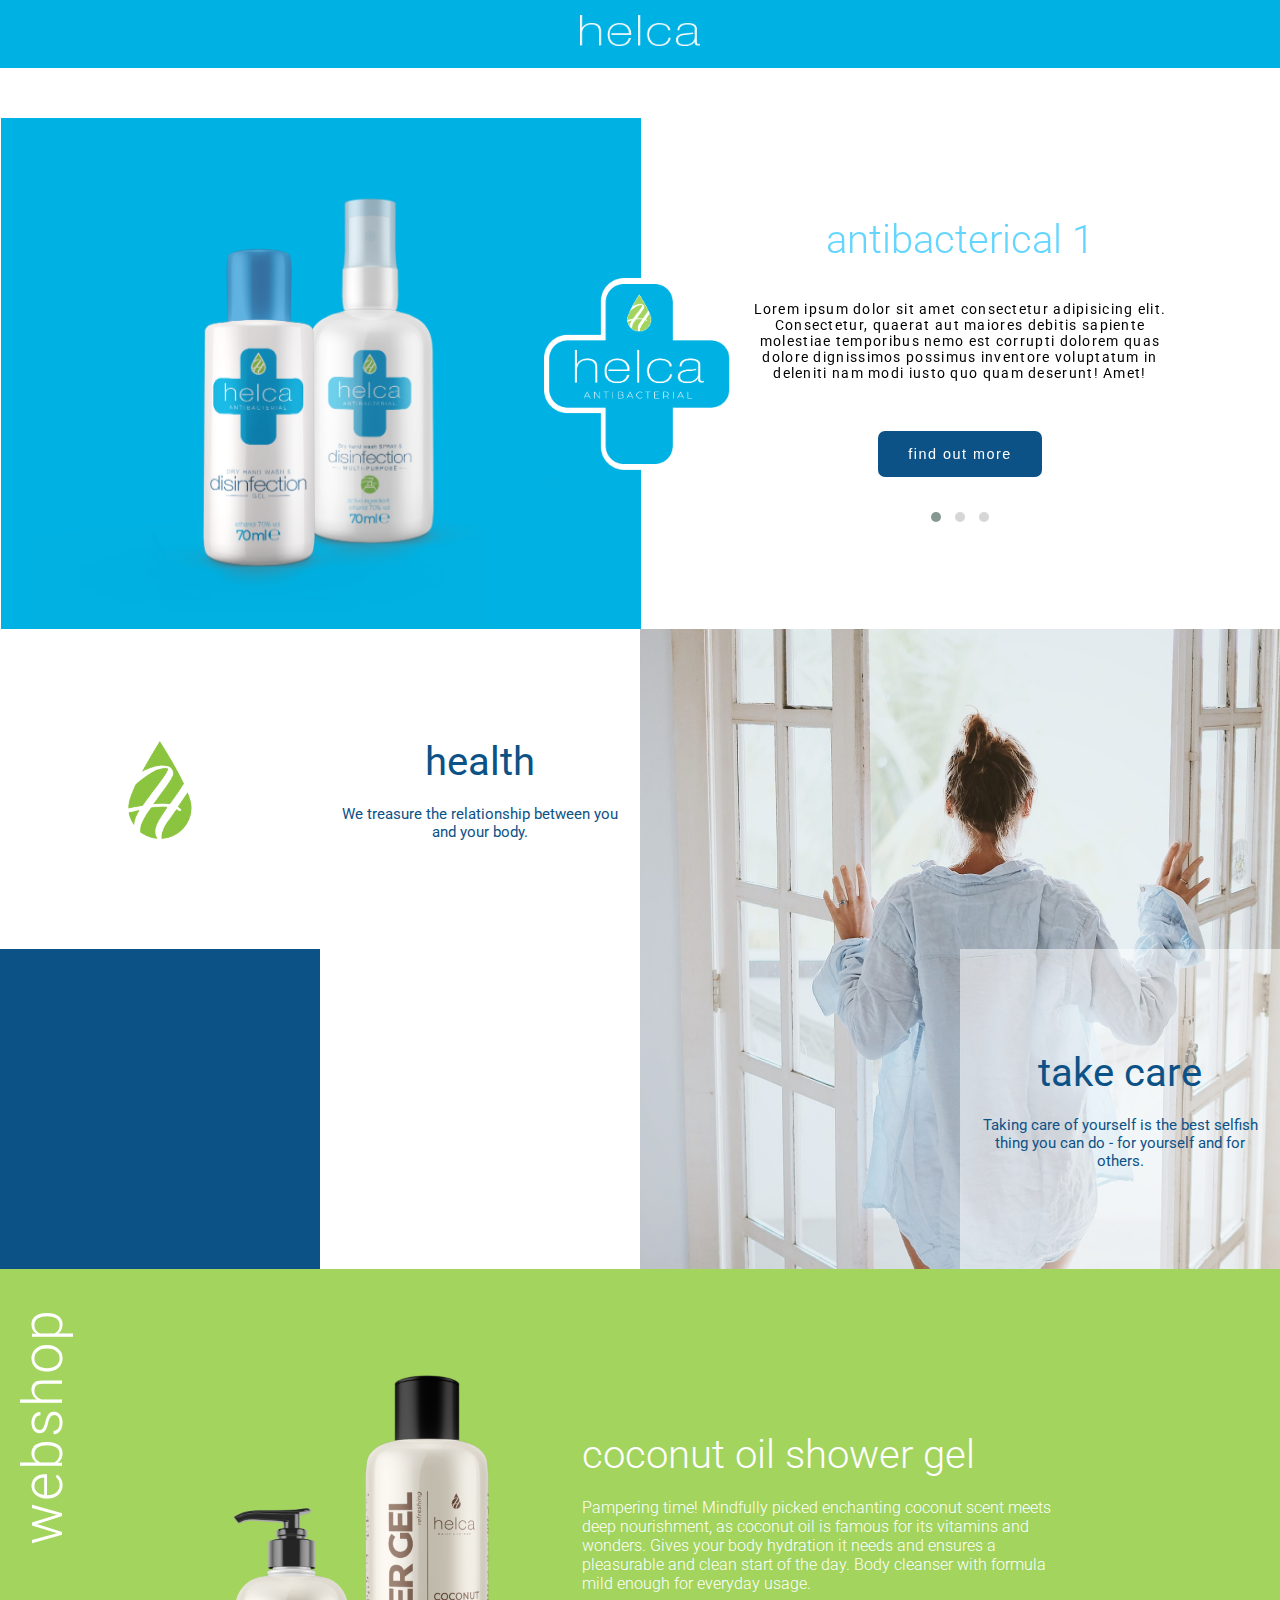
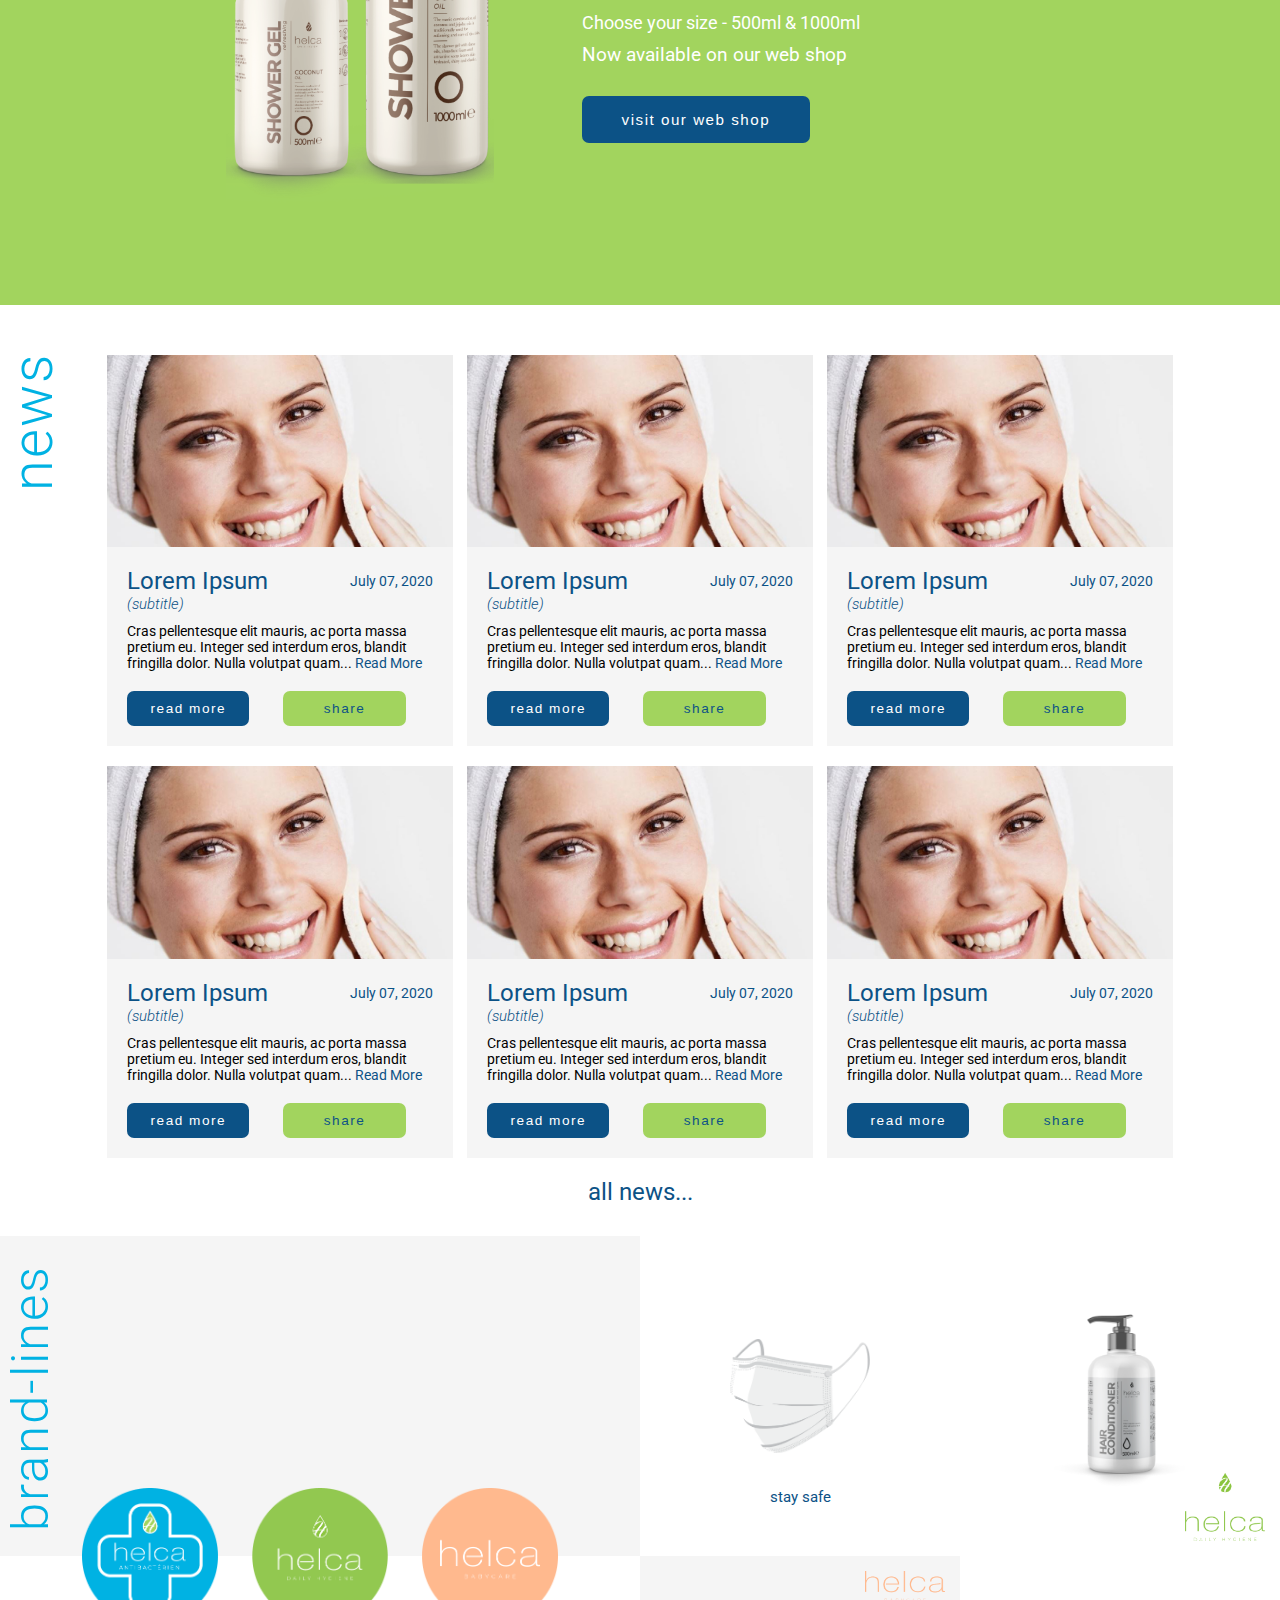
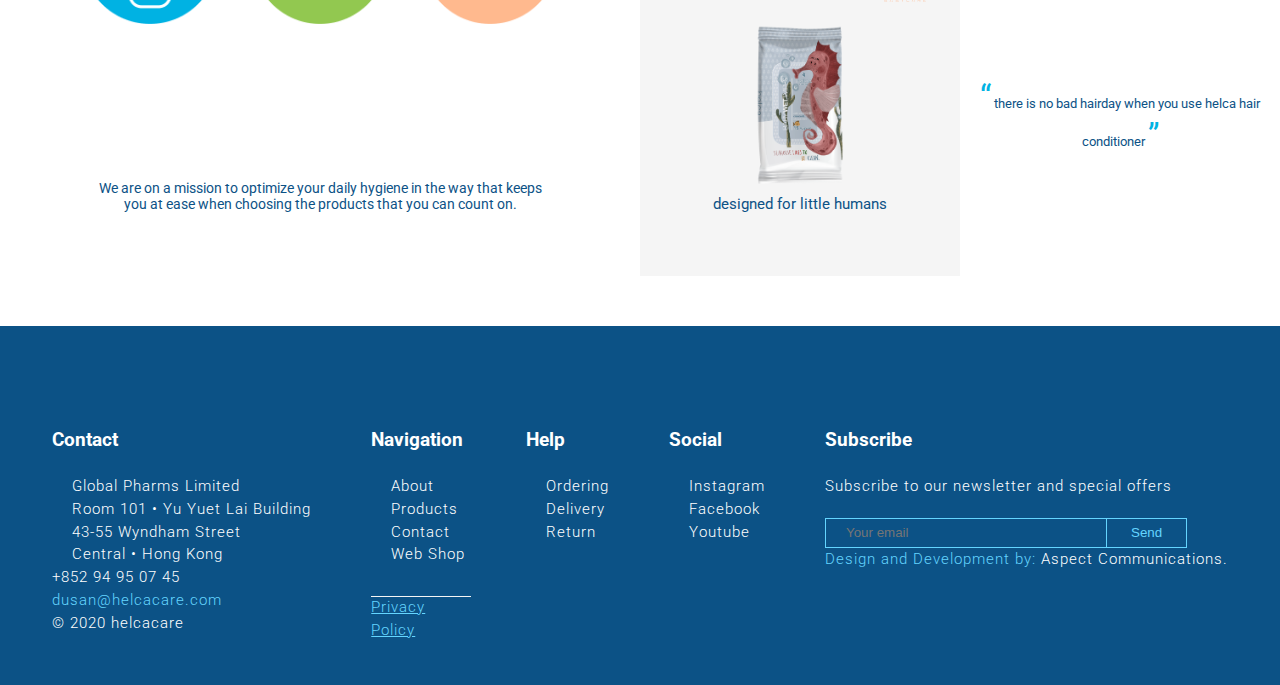
<file: index.html>
<!DOCTYPE html>
<html lang="en">
	<head>
		<meta charset="UTF-8" />
		<meta name="viewport" content="width=device-width, initial-scale=1.0" />
		<link rel="stylesheet" href="css/owl.carousel.min.css" />
		<link rel="stylesheet" href="css/owl.theme.default.min.css" />
		<link
		rel="stylesheet"
		href="https://use.fontawesome.com/releases/v5.8.2/css/all.css"
		integrity="sha384-oS3vJWv+0UjzBfQzYUhtDYW+Pj2yciDJxpsK1OYPAYjqT085Qq/1cq5FLXAZQ7Ay"
		crossorigin="anonymous"
	/>
		<link rel="stylesheet" href="style.css" />
		
	
		<title>HELCA</title>
	</head>
	<body>
		<!-- NAV -->

		<nav class="navbar">
			<a class="logo" href=""><img src="img/nav-logo.png" alt="" /></a>
			<div class="dropdown" id="navbar-toggle">
				<ul class="topnav">
					<li><a class="nav-link" href="about.html">about</a></li>
					<li><a class="nav-link" href="products.html">products</a></li>
					<li><a class="nav-link" href="contact.html">contact</a></li>
					<li><a class="nav-link" href="webshop.html">web shop</a></li>
				</ul>
				<div class="right">
					<img src="img/search.png" alt="" />
					<div class="socials">
						<a href=""><img src="img/instagram.png" alt="" /></a>
						<a href=""><img src="img/facebook.png" alt="" /></a>
						<a href=""><img src="img/youtube.png" alt="" /></a>
					</div>
					<div class="shop">
						<img src="img/shoping-cart.png" alt="" />
						<p class="active">0</p>
					</div>
					<div class="lang">
						<a href="" class="fr" id="fr">FR<span>/</span></a
						><a href="" class="en active" id="en">EN<span>/</span></a>
						<a href="" class="cn" id="cn">CN</a>
					</div>
				</div>
			</div>

			<div class="dropdownLink">
				<a href="javascript:void(0)"><i class="fas fa-bars"></i></a>
			</div>
		</nav>
		<!-- HEADER -->
		<header>
			<article class="left">			
				<div class="float-bg"></div>							
					<div id="sync1" class="owl-carousel owl-theme">
						<div class="item" data-hash="zero">
							<img src="img/proizvod grupisan.png" alt=""/>
						</div>
						<div class="item" data-hash="one">
							<img src="img/proizvod grupisan - grupa2.png" alt="">
						</div>
						<div class="item" data-hash="two">
							<img src="img/proizvod grupisan conditioner.png" alt="">
						</div>
						
					
					</div>
				
				
			</article>
			<img class="logo-round" src="img/logo.png" alt="" />
			<article class="slide">
				<div id="sync2"  class="owl-carousel owl-theme">
					<div class="item" id="item-1" data-hash="zero">
						<h2 class="slide-headline">antibacterical 1</h2>
						<p class="slide-text">
							Lorem ipsum dolor sit amet consectetur adipisicing elit.
							Consectetur, quaerat aut maiores debitis sapiente molestiae
							temporibus nemo est corrupti dolorem quas dolore dignissimos
							possimus inventore voluptatum in deleniti nam modi iusto quo quam
							deserunt! Amet!
						</p>
						<button class="btn">find out more</button>
					</div>
					<div class="item" id="item-2" data-hash="one">
						<h2 class="slide-headline">antibacterical 2</h2>
						<p class="slide-text">
							Lorem ipsum dolor sit amet consectetur adipisicing elit.
							Consectetur, quaerat aut maiores debitis sapiente molestiae
							temporibus nemo est corrupti dolorem quas dolore dignissimos
							possimus inventore voluptatum in deleniti nam modi iusto quo quam
							deserunt! Amet!
						</p>
						<button class="btn">find out more</button>
					</div>
					<div class="item" id="item-3" data-hash="two">
						<h2 class="slide-headline">antibacterical 3</h2>
						<p class="slide-text">
							Lorem ipsum dolor sit amet consectetur adipisicing elit.
							Consectetur, quaerat aut maiores debitis sapiente molestiae
							temporibus nemo est corrupti dolorem quas dolore dignissimos
							possimus inventore voluptatum in deleniti nam modi iusto quo quam
							deserunt! Amet!
						</p>
						<button class="btn">find out more</button>
					</div>
				</div>
			</article>
		</header>

		<!-- HEALTH -->

		<section class="health box-art">
			<article class="left square">
			<div class="square-wrapper">
				<div class="box" id="leaf">
					<div class="content " id="box"><img src="img/leaf.png" alt="" /></div>
					
				</div>
				<div class="box" id="health">
					<div class="content" >
						<img class="leaf-img" src="img/leaf.png" alt="" />
						<h2>health</h2>
						<p>We treasure the relationship between you and your body.</p></div>
					
				</div>
				<div class="box" >
				<div class="content ">
					<h3 class="text-color">
						revolution begins <br />
						with hygiene
					</h3>
					<p class="text-color">
						We are on a mission to optimize your daily hygiene in the way that
						keeps you at ease when choosing the products that you can count on.
					</p>
					<div class="float-cube"></div>
				</div>
				
				</div>
				<div class="box blue">
					<div class="content " >
						<h2>
							we know <br />
							your needs
						</h2>
						<p>...and we take them seriously. Your comfort is our priority.</p>
						
					</div>
			</div>
			</div>
			
			</article>
			<article class="right square">
				 <div class="square-wrapper">
					<div class="box ">
						<div class="content">
							<h2>take care</h2>
						<p>
							Taking care of yourself is the best selfish thing you can do - for
							yourself and for others.
						</p>
						</div>
						
					</div>
				</div> 

			
			</article> 
		</section>
		

		<!-- WEB-NEWS -->
		<section class="web-news">
			<article class="webshop">
				<div class="vertical">
					<h2>webshop</h2>
				</div>
				<div class="wrapper">
					<img src="img/webshop-group.png" alt="" />
					<div class="text">
						<h3>coconut oil shower gel</h3>
						<p>
							Pampering time! Mindfully picked enchanting coconut scent meets
							deep nourishment, as coconut oil is famous for its vitamins and
							wonders. Gives your body hydration it needs and ensures a
							pleasurable and clean start of the day. Body cleanser with formula
							mild enough for everyday usage.
						</p>
						<p>Choose your size - 500ml & 1000ml</p>
						<p>Now available on our web shop</p>
						<button class="btn">visit our web shop</button>
					</div>
				</div>
			</article>
			<article class="news">
				<div class="vertical">
					<h2>news</h2>
				</div>
				<div class="wrapper">
					<div class="card">
						<div class="card-img">
							<img src="img/card-img_1.png" alt="" />
						</div>
						<div class="card-body">
							<div class="card-headlines">
								<h4>Lorem Ipsum</h4>
								<p class="meta">July 07, 2020</p>
							</div>
							<div class="card-text">
								<p class="subtitle">(subtitle)</p>
								<p>
									Cras pellentesque elit mauris, ac porta massa pretium eu.
									Integer sed interdum eros, blandit fringilla dolor. Nulla
									volutpat quam... <a href="">Read More</a>
								</p>
								<button class="btn">read more</button>
								<button class="btn green">share</button>
							</div>
						</div>
					</div>

					<div class="card">
						<div class="card-img">
							<img src="img/card-img_1.png" alt="" />
						</div>
						<div class="card-body">
							<div class="card-headlines">
								<h4>Lorem Ipsum</h4>
								<p class="meta">July 07, 2020</p>
							</div>
							<div class="card-text">
								<p class="subtitle">(subtitle)</p>
								<p>
									Cras pellentesque elit mauris, ac porta massa pretium eu.
									Integer sed interdum eros, blandit fringilla dolor. Nulla
									volutpat quam... <a href="">Read More</a>
								</p>
								<button class="btn">read more</button>
								<button class="btn green">share</button>
							</div>
						</div>
					</div>
					<div class="card">
						<div class="card-img">
							<img src="img/card-img_1.png" alt="" />
						</div>
						<div class="card-body">
							<div class="card-headlines">
								<h4>Lorem Ipsum</h4>
								<p class="meta">July 07, 2020</p>
							</div>
							<div class="card-text">
								<p class="subtitle">(subtitle)</p>
								<p>
									Cras pellentesque elit mauris, ac porta massa pretium eu.
									Integer sed interdum eros, blandit fringilla dolor. Nulla
									volutpat quam... <a href="">Read More</a>
								</p>
								<button class="btn">read more</button>
								<button class="btn green">share</button>
							</div>
						</div>
					</div>
					<div class="card">
						<div class="card-img">
							<img src="img/card-img_1.png" alt="" />
						</div>
						<div class="card-body">
							<div class="card-headlines">
								<h4>Lorem Ipsum</h4>
								<p class="meta">July 07, 2020</p>
							</div>
							<div class="card-text">
								<p class="subtitle">(subtitle)</p>
								<p>
									Cras pellentesque elit mauris, ac porta massa pretium eu.
									Integer sed interdum eros, blandit fringilla dolor. Nulla
									volutpat quam... <a href="">Read More</a>
								</p>
								<button class="btn">read more</button>
								<button class="btn green">share</button>
							</div>
						</div>
					</div>
					<div class="card">
						<div class="card-img">
							<img src="img/card-img_1.png" alt="" />
						</div>
						<div class="card-body">
							<div class="card-headlines">
								<h4>Lorem Ipsum</h4>
								<p class="meta">July 07, 2020</p>
							</div>
							<div class="card-text">
								<p class="subtitle">(subtitle)</p>
								<p>
									Cras pellentesque elit mauris, ac porta massa pretium eu.
									Integer sed interdum eros, blandit fringilla dolor. Nulla
									volutpat quam... <a href="">Read More</a>
								</p>
								<button class="btn">read more</button>
								<button class="btn green">share</button>
							</div>
						</div>
					</div>
					<div class="card">
						<div class="card-img">
							<img src="img/card-img_1.png" alt="" />
						</div>
						<div class="card-body">
							<div class="card-headlines">
								<h4>Lorem Ipsum</h4>
								<p class="meta">July 07, 2020</p>
							</div>
							<div class="card-text">
								<p class="subtitle">(subtitle)</p>
								<p>
									Cras pellentesque elit mauris, ac porta massa pretium eu.
									Integer sed interdum eros, blandit fringilla dolor. Nulla
									volutpat quam... <a href="">Read More</a>
								</p>
								<button class="btn">read more</button>
								<button class="btn green">share</button>
							</div>
						</div>
					</div>
				</div>
				</div>

				<a href="">all news...</a>
			</article>
		</section>

		<!-- BRAND-LINES -->

		<section class="brand-lines box-art">
			<article class="left square">
				<div class="square-wrapper">
					<div class="vertical"><h2 >brand-lines</h2></div>
					<div class="gray">
						
					</div>
					<div class="round-logos">
						<img src="img/blue-logo-round.png" alt="" />
						<img src="img/green-logo-round.png" alt="" />
						<img src="img/pink-logo-round.png" alt="" />
					</div>
					<div class="text">
						<p>
							We are on a mission to optimize your daily hygiene in the way that
							keeps you at ease when choosing the products that you can count on.
						</p>
					</div>
				</div>
			
			</article>
			<article class="right square">
				<div class="square-wrapper">
					<div class="box">
						<div class="content one">
							
								<img src="img/mask.png" alt="" />
								<p>stay safe</p>
							<div class="bg float"></div>
						</div>
					</div>
					<div class="box">
						<div class="content two">
							<img src="img/conditioner.png" alt="" />
							<img class="logo-abs" src="img/green-logo-vertical.png" alt="" />
							<div class="float"></div>
						
						</div>
					</div>
					<div class="box">
						<div class="content three">
							<img class="logo-abs" src="img/helca logo pink.png" alt="" />
					<img src="img/wipes.png" alt="" />
					<p>designed for little humans</p>
					<div class="float"></div>
						</div>
					</div>
					<div class="box"><div class="content four">
						<blockquote>
							<span> &ldquo;</span>
							there is no bad hairday when you use helca hair conditioner
							<span>&rdquo;</span>
						</blockquote>
						<div class="float"></div>
					</div></div>
				</div>
				
				<!-- <div>
					<img src="img/mask.png" alt="" />
					<p>stay safe</p>
				</div>
				<div>
					<img src="img/conditioner.png" alt="" />
					<img class="logo-abs" src="img/green-logo-vertical.png" alt="" />
				</div>

				<div>
					<img class="logo-abs" src="img/helca logo pink.png" alt="" />
					<img src="img/wipes.png" alt="" />
					<p>designed for little humans</p>
				</div>
				<div>
					<blockquote>
						<span> &ldquo;</span>
						there is no bad hairday when you use helca hair conditioner
						<span>&rdquo;</span>
					</blockquote>
				</div> -->
			</article>
		</section>

		<!-- FOOTER -->

		<footer>
			<div class="row">
				<article>
					<h4>Contact</h4>
					<div>
						<ul>
							<li>Global Pharms Limited</li>
							<li>Room 101 • Yu Yuet Lai Building</li>
							<li>43-55 Wyndham Street</li>
							<li>Central • Hong Kong</li>
						</ul>
						<div class="contact">
							<a href="tel:+85294950745">+852 94 95 07 45</a>
							<a class="blue" href="mailto:dusan@helcacare.com"
								>dusan@helcacare.com</a
							>
							<p>&copy; 2020 helcacare</p>
						</div>
					</div>
				</article>
				<article>
					<h4>Navigation</h4>
					<div>
						<ul>
							<li><a href="">About</a></li>
							<li><a href="">Products</a></li>
							<li><a href="">Contact</a></li>
							<li><a href="">Web Shop</a></li>
						</ul>
						<a class="blue underline" href="">Privacy Policy</a>
					</div>
				</article>
				<article>
					<h4>Help</h4>
					<ul>
						<li><a href="">Ordering</a></li>
						<li><a href="">Delivery</a></li>
						<li><a href="">Return</a></li>
					</ul>
				</article>
				<article>
					<h4>Social</h4>
					<ul>
						<li><a href="">Instagram</a></li>
						<li><a href="">Facebook</a></li>
						<li><a href="">Youtube</a></li>
					</ul>
				</article>
				<article>
					<h4>Subscribe</h4>
					<div>
						<form action="">
							<p>Subscribe to our newsletter and special offers</p>
							<input type="email" required placeholder="Your email" /><button>
								Send
							</button>
						</form>

						<a class="blue" href=""
							>Design and Development by:
							<span> Aspect Communications.</span></a
						>
					</div>
				</article>
			</div>
		</footer>
		<script
			src="https://code.jquery.com/jquery-3.5.1.min.js"
			integrity="sha256-9/aliU8dGd2tb6OSsuzixeV4y/faTqgFtohetphbbj0="
			crossorigin="anonymous"
		></script>
		<script src="js/jquery.visible.min.js"></script>
		<script src="js/owl.carousel.min.js"></script>
		<script src="js/main.js"></script>
	</body>
</html>
</file>
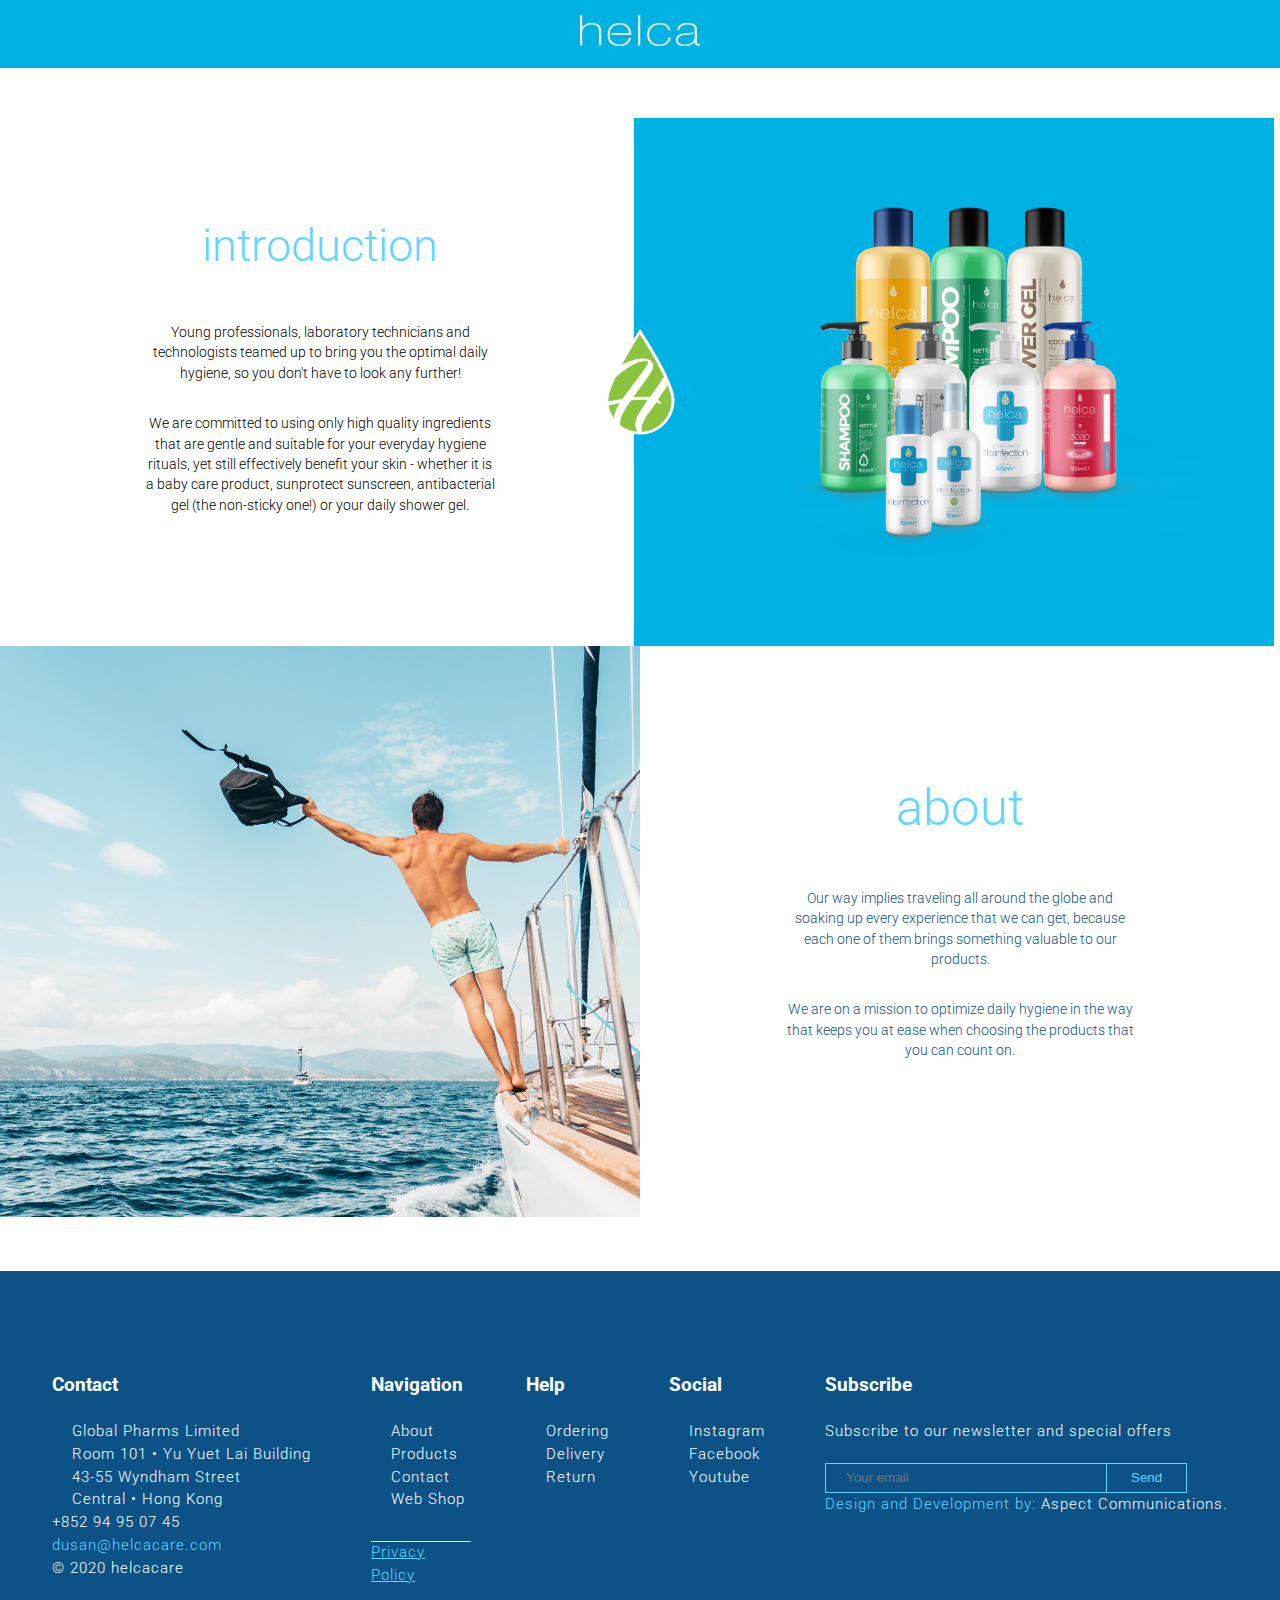
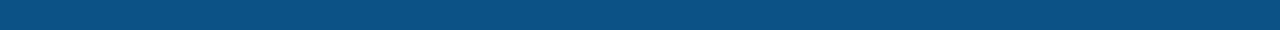
<file: about.html>
<!DOCTYPE html>
<html lang="en">
	<head>
		<meta charset="UTF-8" />
		<meta name="viewport" content="width=device-width, initial-scale=1.0" />
		<link
			rel="stylesheet"
			href="https://use.fontawesome.com/releases/v5.8.2/css/all.css"
			integrity="sha384-oS3vJWv+0UjzBfQzYUhtDYW+Pj2yciDJxpsK1OYPAYjqT085Qq/1cq5FLXAZQ7Ay"
			crossorigin="anonymous"
		/>
		<link rel="stylesheet" href="css/owl.carousel.min.css" />
		<link rel="stylesheet" href="css/owl.theme.default.min.css" />

		<link rel="stylesheet" href="style.css" />

		<title>HELCA</title>
	</head>
	<body>
		<!-- NAV -->

		<nav class="navbar">
			<a class="logo" href="index.html"
				><img src="img/nav-logo.png" alt=""
			/></a>
			<div class="dropdown" id="navbar-toggle">
				<ul class="topnav">
					<li><a class="nav-link" href="about.html">about</a></li>
					<li><a class="nav-link" href="products.html">products</a></li>
					<li><a class="nav-link" href="contact.html">contact</a></li>
					<li><a class="nav-link" href="webshop.html">web shop</a></li>
				</ul>
				<div class="right">
					<img src="img/search.png" alt="" />
					<div class="socials">
						<a href=""><img src="img/instagram.png" alt="" /></a>
						<a href=""><img src="img/facebook.png" alt="" /></a>
						<a href=""><img src="img/youtube.png" alt="" /></a>
					</div>
					<div class="shop">
						<img src="img/shoping-cart.png" alt="" />
						<p class="active">0</p>
					</div>
					<div class="lang">
						<a href="" class="fr" id="fr">FR<span>/</span></a
						><a href="" class="en active" id="en">EN<span>/</span></a>
						<a href="" class="cn" id="cn">CN</a>
					</div>
				</div>
			</div>

			<div class="dropdownLink">
				<a href="javascript:void(0)"><i class="fas fa-bars"></i></a>
			</div>
		</nav>

		<!-- ABOUT -->
		<section class="introduction">
			<article class="left">
				<div class="content">
					<h2>INTRODUCTION</h2>
					<p>
						Young professionals, laboratory technicians and technologists teamed
						up to bring you the optimal daily hygiene, so you don't have to look
						any further!
					</p>
					<p>
						We are committed to using only high quality ingredients that are
						gentle and suitable for your everyday hygiene rituals, yet still
						effectively benefit your skin - whether it is a baby care product,
						sunprotect sunscreen, antibacterial gel (the non-sticky one!) or
						your daily shower gel.
					</p>
				</div>
			</article>
			<div class="logo-img"><img src="img/leaf.png" alt="" /></div>

			<article class="right">
				<img src="img/proizvodi-grupa.png" alt="" />
				<div class="pozadina"></div>
			</article>
		</section>

		<!-- about -->
		<section class="about">
			<article class="left">
				<img src="img/about.png" alt="" />
			</article>
			<article class="right">
				<div class="content">
					<h2>About</h2>
					<p>
						Our way implies traveling all around the globe and soaking up every
						experience that we can get, because each one of them brings
						something valuable to our products.
					</p>
					<p>
						We are on a mission to optimize daily hygiene in the way that keeps
						you at ease when choosing the products that you can count on.
					</p>
				</div>
			</article>
		</section>

		<!-- FOOTER -->

		<footer>
			<div class="row">
				<article>
					<h4>Contact</h4>
					<div>
						<ul>
							<li>Global Pharms Limited</li>
							<li>Room 101 • Yu Yuet Lai Building</li>
							<li>43-55 Wyndham Street</li>
							<li>Central • Hong Kong</li>
						</ul>
						<div class="contact">
							<a href="tel:+85294950745">+852 94 95 07 45</a>
							<a class="blue" href="mailto:dusan@helcacare.com"
								>dusan@helcacare.com</a
							>
							<p>&copy; 2020 helcacare</p>
						</div>
					</div>
				</article>
				<article>
					<h4>Navigation</h4>
					<div>
						<ul>
							<li><a href="">About</a></li>
							<li><a href="">Products</a></li>
							<li><a href="">Contact</a></li>
							<li><a href="">Web Shop</a></li>
						</ul>
						<a class="blue underline" href="">Privacy Policy</a>
					</div>
				</article>
				<article>
					<h4>Help</h4>
					<ul>
						<li><a href="">Ordering</a></li>
						<li><a href="">Delivery</a></li>
						<li><a href="">Return</a></li>
					</ul>
				</article>
				<article>
					<h4>Social</h4>
					<ul>
						<li><a href="">Instagram</a></li>
						<li><a href="">Facebook</a></li>
						<li><a href="">Youtube</a></li>
					</ul>
				</article>
				<article>
					<h4>Subscribe</h4>
					<div>
						<form action="">
							<p>Subscribe to our newsletter and special offers</p>
							<input type="email" required placeholder="Your email" /><button>
								Send
							</button>
						</form>

						<a class="blue" href=""
							>Design and Development by:
							<span> Aspect Communications.</span></a
						>
					</div>
				</article>
			</div>
		</footer>
		<script
			src="https://code.jquery.com/jquery-3.5.1.min.js"
			integrity="sha256-9/aliU8dGd2tb6OSsuzixeV4y/faTqgFtohetphbbj0="
			crossorigin="anonymous"
		></script>
		<script src="js/jquery.visible.min.js"></script>
		<script src="js/owl.carousel.min.js"></script>
		<script src="js/main.js"></script>
	</body>
</html>
</file>
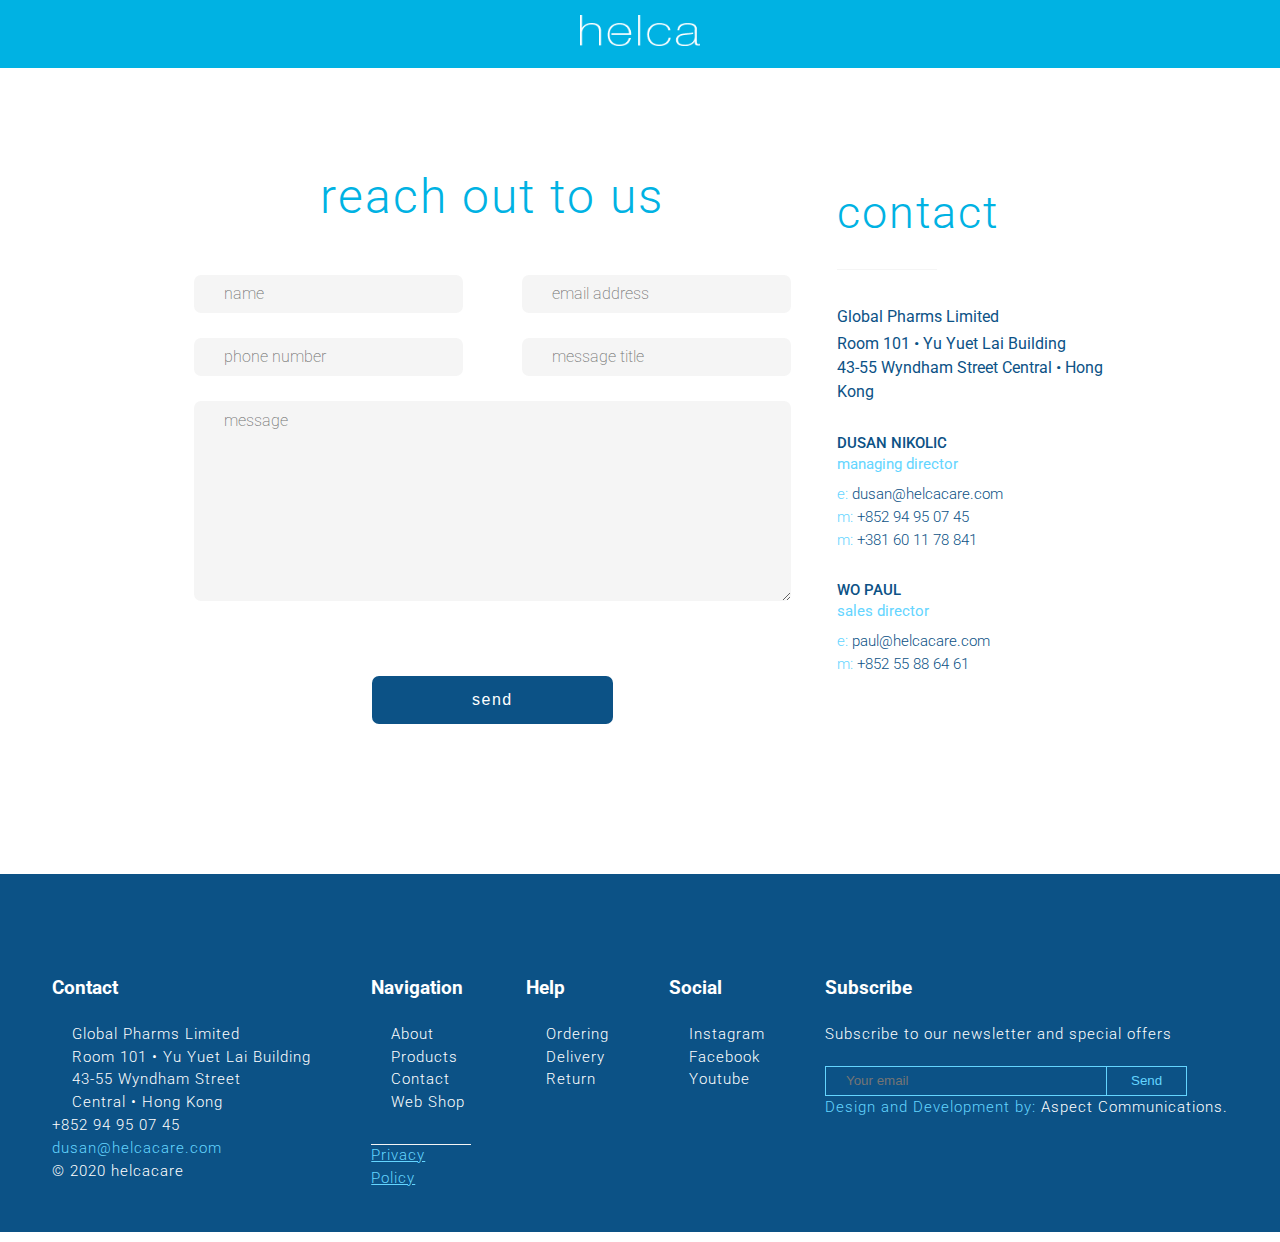
<file: contact.html>
<!DOCTYPE html>
<html lang="en">
	<head>
		<meta charset="UTF-8" />
		<meta name="viewport" content="width=device-width, initial-scale=1.0" />
		<link rel="stylesheet" href="css/owl.carousel.min.css" />
		<link rel="stylesheet" href="css/owl.theme.default.min.css" />
		<link
			rel="stylesheet"
			href="https://use.fontawesome.com/releases/v5.8.2/css/all.css"
			integrity="sha384-oS3vJWv+0UjzBfQzYUhtDYW+Pj2yciDJxpsK1OYPAYjqT085Qq/1cq5FLXAZQ7Ay"
			crossorigin="anonymous"
		/>
		<link rel="stylesheet" href="style.css" />

		<title>HELCA</title>
	</head>
	<body>
		<!-- NAV -->

		<nav class="navbar">
			<a class="logo" href="index.html"
				><img src="img/nav-logo.png" alt=""
			/></a>
			<div class="dropdown" id="navbar-toggle">
				<ul class="topnav">
					<li><a class="nav-link" href="about.html">about</a></li>
					<li><a class="nav-link" href="products.html">products</a></li>
					<li><a class="nav-link" href="contact.html">contact</a></li>
					<li><a class="nav-link" href="webshop.html">web shop</a></li>
				</ul>
				<div class="right">
					<img src="img/search.png" alt="" />
					<div class="socials">
						<a href=""><img src="img/instagram.png" alt="" /></a>
						<a href=""><img src="img/facebook.png" alt="" /></a>
						<a href=""><img src="img/youtube.png" alt="" /></a>
					</div>
					<div class="shop">
						<img src="img/shoping-cart.png" alt="" />
						<p class="active">0</p>
					</div>
					<div class="lang">
						<a href="" class="fr" id="fr">FR<span>/</span></a
						><a href="" class="en active" id="en">EN<span>/</span></a>
						<a href="" class="cn" id="cn">CN</a>
					</div>
				</div>
			</div>

			<div class="dropdownLink">
				<a href="javascript:void(0)"><i class="fas fa-bars"></i></a>
			</div>
		</nav>

		<section class="contact-us container">
			<div class="cta">
				<h3>reach out to us</h3>
				<form action="">
					<input type="text" name="name" placeholder="name" />
					<input type="email" name="email" placeholder="email address" />
					<input type="text" name="phone" placeholder="phone number" />
					<input type="text" name="msg-title" placeholder="message title" />
					<textarea name="" id="" rows="10" placeholder="message"></textarea>
					<button class="btn">send</button>
				</form>
			</div>
			<aside class="sidebar">
				<h2>contact</h2>
				<div class="underline"></div>
				<article>
					<address class="name">Global Pharms Limited</address>
					<address>Room 101 • Yu Yuet Lai Building</address>
					<address>43-55 Wyndham Street Central • Hong Kong</address>
				</article>
				<article>
					<p class="name">DUSAN NIKOLIC</p>
					<p class="title">managing director</p>
					<p class="contact-info">
						e: <a href="mailto:dusan@helcacare.com">dusan@helcacare.com</a>
					</p>
					<p class="contact-info">
						m: <a href="tel:+852 94 95 07 45">+852 94 95 07 45</a>
					</p>
					<p class="contact-info">
						m: <a href="tel:+381 60 11 78 841">+381 60 11 78 841</a>
					</p>
				</article>
				<article>
					<p class="name">WO PAUL</p>
					<p class="title">sales director</p>
					<p class="contact-info">
						e: <a href="mailto:paul@helcacare.com">paul@helcacare.com</a>
					</p>
					<p class="contact-info">
						m: <a href="tel:+852 55 88 64 61">+852 55 88 64 61</a>
					</p>
				</article>
			</aside>
		</section>
		<!-- FOOTER -->

		<footer>
			<div class="row">
				<article>
					<h4>Contact</h4>
					<div>
						<ul>
							<li>Global Pharms Limited</li>
							<li>Room 101 • Yu Yuet Lai Building</li>
							<li>43-55 Wyndham Street</li>
							<li>Central • Hong Kong</li>
						</ul>
						<div class="contact">
							<a href="tel:+85294950745">+852 94 95 07 45</a>
							<a class="blue" href="mailto:dusan@helcacare.com"
								>dusan@helcacare.com</a
							>
							<p>&copy; 2020 helcacare</p>
						</div>
					</div>
				</article>
				<article>
					<h4>Navigation</h4>
					<div>
						<ul>
							<li><a href="">About</a></li>
							<li><a href="">Products</a></li>
							<li><a href="">Contact</a></li>
							<li><a href="">Web Shop</a></li>
						</ul>
						<a class="blue underline" href="">Privacy Policy</a>
					</div>
				</article>
				<article>
					<h4>Help</h4>
					<ul>
						<li><a href="">Ordering</a></li>
						<li><a href="">Delivery</a></li>
						<li><a href="">Return</a></li>
					</ul>
				</article>
				<article>
					<h4>Social</h4>
					<ul>
						<li><a href="">Instagram</a></li>
						<li><a href="">Facebook</a></li>
						<li><a href="">Youtube</a></li>
					</ul>
				</article>
				<article>
					<h4>Subscribe</h4>
					<div>
						<form action="">
							<p>Subscribe to our newsletter and special offers</p>
							<input type="email" required placeholder="Your email" /><button>
								Send
							</button>
						</form>

						<a class="blue" href=""
							>Design and Development by:
							<span> Aspect Communications.</span></a
						>
					</div>
				</article>
			</div>
		</footer>
		<script
			src="https://code.jquery.com/jquery-3.5.1.min.js"
			integrity="sha256-9/aliU8dGd2tb6OSsuzixeV4y/faTqgFtohetphbbj0="
			crossorigin="anonymous"
		></script>
		<script src="js/jquery.visible.min.js"></script>
		<script src="js/owl.carousel.min.js"></script>
		<script src="js/main.js"></script>
	</body>
</html>
</file>
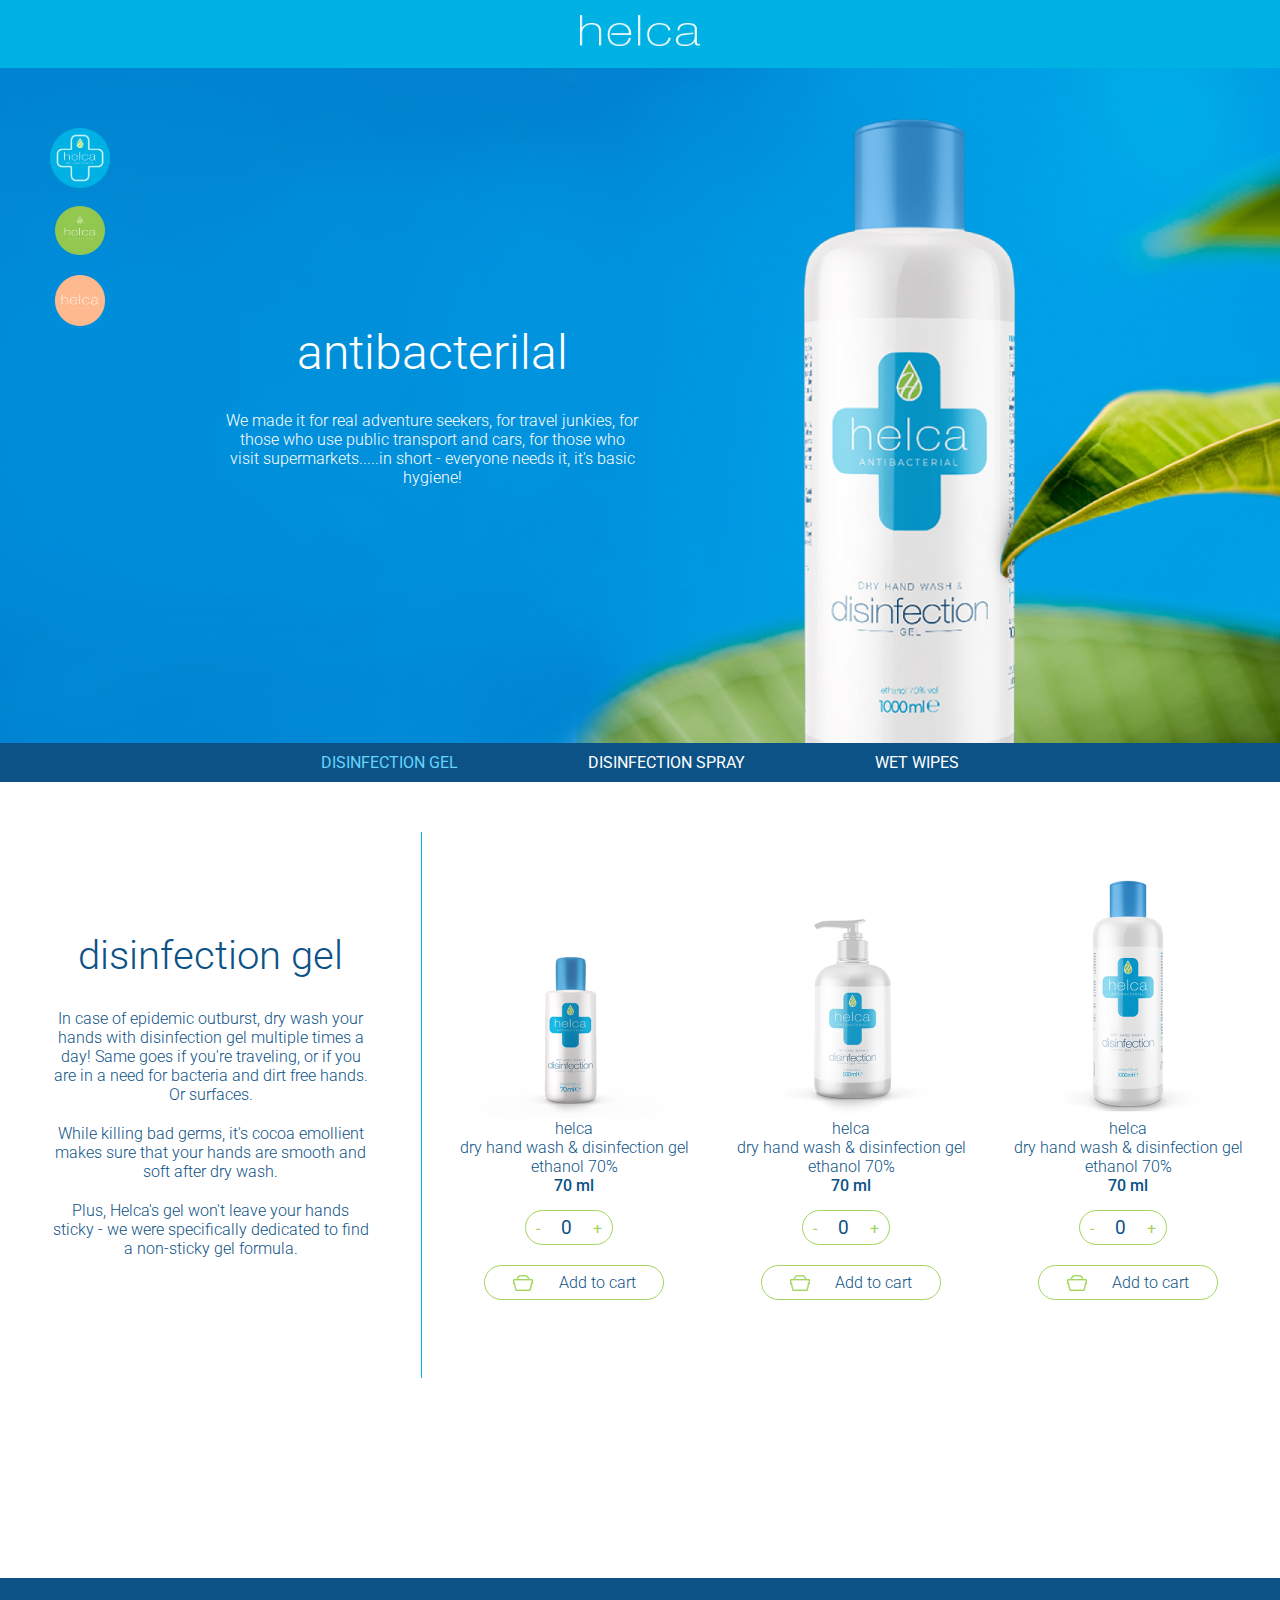
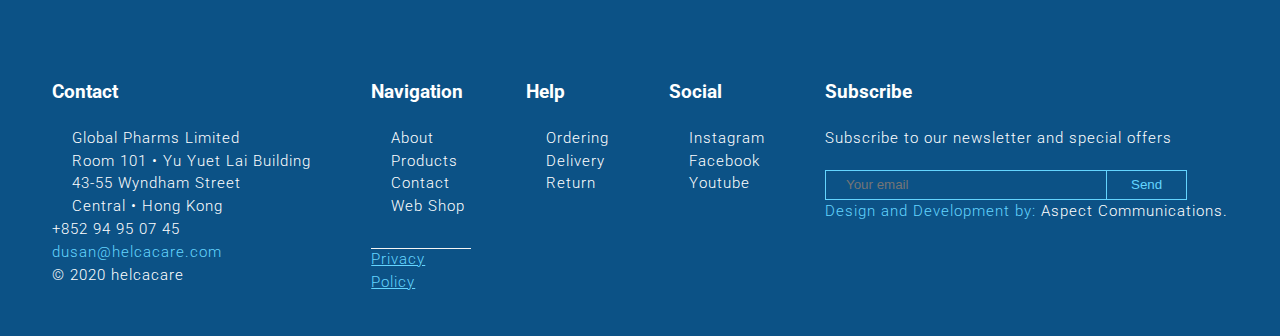
<file: products-antibacterical.html>
<!DOCTYPE html>
<html lang="en">
	<head>
		<meta charset="UTF-8" />
		<meta name="viewport" content="width=device-width, initial-scale=1.0" />
		<link rel="stylesheet" href="css/owl.carousel.min.css" />
		<link rel="stylesheet" href="css/owl.theme.default.min.css" />
		<link
			rel="stylesheet"
			href="https://use.fontawesome.com/releases/v5.8.2/css/all.css"
			integrity="sha384-oS3vJWv+0UjzBfQzYUhtDYW+Pj2yciDJxpsK1OYPAYjqT085Qq/1cq5FLXAZQ7Ay"
			crossorigin="anonymous"
		/>
		<link rel="stylesheet" href="style.css" />

		<title>HELCA</title>
	</head>
	<body>
		<!-- NAV -->

		<nav class="navbar">
			<a class="logo" href="index.html"
				><img src="img/nav-logo.png" alt=""
			/></a>
			<div class="dropdown" id="navbar-toggle">
				<ul class="topnav">
					<li><a class="nav-link" href="about.html">about</a></li>
					<li><a class="nav-link" href="products.html">products</a></li>
					<li><a class="nav-link" href="contact.html">contact</a></li>
					<li><a class="nav-link" href="webshop.html">web shop</a></li>
				</ul>
				<div class="right">
					<img src="img/search.png" alt="" />
					<div class="socials">
						<a href=""><img src="img/instagram.png" alt="" /></a>
						<a href=""><img src="img/facebook.png" alt="" /></a>
						<a href=""><img src="img/youtube.png" alt="" /></a>
					</div>
					<div class="shop">
						<img src="img/shoping-cart.png" alt="" />
						<p class="active">0</p>
					</div>
					<div class="lang">
						<a href="" class="fr" id="fr">FR<span>/</span></a
						><a href="" class="en active" id="en">EN<span>/</span></a>
						<a href="" class="cn" id="cn">CN</a>
					</div>
				</div>
			</div>

			<div class="dropdownLink">
				<a href="javascript:void(0)"><i class="fas fa-bars"></i></a>
			</div>
		</nav>
		<!-- Products Antibacerical-->

		<section class="product-header">
			<div class="header-img img-1">
				<div class="logos-left">
					<a href="" class="active"
						><img src="img/blue-logo-round.png" alt=""
					/></a>
					<a href="products-hygiene.html"
						><img src="img/green-logo-round.png" alt=""
					/></a>
					<a href="products-babycare.html"
						><img src="img/pink-logo-round.png" alt=""
					/></a>
				</div>
				<article class="left">
					<div class="text-wrapper">
						<h2>antibacterilal</h2>
						<p>
							We made it for real adventure seekers, for travel junkies, for
							those who use public transport and cars, for those who visit
							supermarkets.....in short - everyone needs it, it's basic hygiene!
						</p>
					</div>
				</article>
			</div>
		</section>
		<div class="antibacterical nav">
			<ul>
				<li>
					<a class="active-nav" href="javascript:void(0)" id="gel"
						>DISINFECTION GEL</a
					>
				</li>
				<li><a href="javascript:void(0)" id="spray">DISINFECTION SPRAY</a></li>
				<li><a href="javascript:void(0)" id="wipes">WET WIPES</a></li>
			</ul>
		</div>
		<div class="relative">
			<section class="product-list show" id="prod-1">
				<article class="description">
					<h2>disinfection gel</h2>
					<p>
						In case of epidemic outburst, dry wash your hands with disinfection
						gel multiple times a day! Same goes if you're traveling, or if you
						are in a need for bacteria and dirt free hands. Or surfaces.
					</p>
					<p>
						While killing bad germs, it's cocoa emollient makes sure that your
						hands are smooth and soft after dry wash.
					</p>

					<p>
						Plus, Helca's gel won't leave your hands sticky - we were
						specifically dedicated to find a non-sticky gel formula.
					</p>
				</article>
				<article class="prod-shop">
					<div class="prod-card">
						<div class="prod-img">
							<img
								src="img/products-shop/Helca Dry Hand Wash and Disinfection Gel 70ml ENG Mockup 018 2.png"
								alt=""
							/>
						</div>
						<div class="prod-text">
							<p class="helca">helca</p>
							<p class="prod-name">dry hand wash & disinfection gel</p>
							<p class="prod-spec">ethanol 70%</p>
							<p class="prod-volume">70 ml</p>
							<div class="quantity border">
								<span class="remove">-</span>
								<input type="number" id="1" value="0" min="0" max="999" />

								<span class="add">+</span>
							</div>
							<div class="add-cart border">
								<img src="img/products-shop/add-to-cart.png" alt="" />
								<a href="">Add to cart</a>
							</div>
						</div>
					</div>
					<div class="prod-card">
						<div class="prod-img">
							<img
								src="img/products-shop/Helca Dry Hand Wash and Disinfection Gel 500ml ENG Mockup 014 1.png"
								alt=""
							/>
						</div>
						<div class="prod-text">
							<p class="helca">helca</p>
							<p class="prod-name">dry hand wash & disinfection gel</p>
							<p class="prod-spec">ethanol 70%</p>
							<p class="prod-volume">70 ml</p>
							<div class="quantity border">
								<span class="remove">-</span>
								<input type="number" id="2" value="0" min="0" max="999" />

								<span class="add">+</span>
							</div>
							<div class="add-cart border">
								<img src="img/products-shop/add-to-cart.png" alt="" />
								<a href="">Add to cart</a>
							</div>
						</div>
					</div>

					<div class="prod-card">
						<div class="prod-img">
							<img
								src="img/products-shop/Helca Dry Hand Wash and Disinfection Gel 1000ml Mockup ENG 015 1.png"
								alt=""
							/>
						</div>
						<div class="prod-text">
							<p class="helca">helca</p>
							<p class="prod-name">dry hand wash & disinfection gel</p>
							<p class="prod-spec">ethanol 70%</p>
							<p class="prod-volume">70 ml</p>
							<div class="quantity border">
								<span class="remove">-</span>
								<input type="number" id="2" value="0" min="0" max="999" />

								<span class="add">+</span>
							</div>
							<div class="add-cart border">
								<img src="img/products-shop/add-to-cart.png" alt="" />
								<a href="">Add to cart</a>
							</div>
						</div>
					</div>
				</article>
			</section>

			<section class="product-list hide" id="prod-2">
				<article class="description">
					<h2>disinfection spray</h2>
					<p>
						In case of epidemic outburst, dry wash your hands with disinfection
						spray multiple times a day!
					</p>
					<p>
						Same goes if you're traveling, or if you are in a need for bacteria
						and dirt free hands
					</p>

					<p>
						Or surfaces. While killing bad germs, it's emollients makes sure
						that your hands are smooth and soft after dry wash.
					</p>
				</article>
				<article class="prod-shop">
					<div class="prod-card">
						<div class="prod-img">
							<img
								src="img/products-shop/Helca Antibacterial Spray 70ml Mockup ENG 001 1.png"
								alt=""
							/>
						</div>
						<div class="prod-text">
							<p class="helca">helca</p>
							<p class="prod-name">dry hand wash & disinfection gel</p>
							<p class="prod-spec">ethanol 70%</p>
							<p class="prod-volume">70 ml</p>
							<div class="quantity border">
								<span class="remove">-</span>
								<input type="number" id="2" value="0" min="0" max="999" />

								<span class="add">+</span>
							</div>
							<div class="add-cart border">
								<img src="img/products-shop/add-to-cart.png" alt="" />
								<a href="">Add to cart</a>
							</div>
						</div>
					</div>
				</article>
			</section>

			<section class="product-list hide" id="prod-3">
				<article class="description">
					<h2>Antibacterical wipes</h2>
					<p>
						Antibacterial wet wipes for daily disinfection and hygiene. In case
						of epidemic outburst, wipe your hands with disinfection gel multiple
						times a day!
					</p>
					<p>
						Same goes if you're traveling, or if you are in a need for bacteria
						and dirt free hands. Or surfaces.
					</p>

					<p>
						While killing bad germs, it's aloe vera extract and cocoa emollient
						make sure that your hands are smooth and soft after dry wash.
					</p>
				</article>
				<article class="prod-shop">
					<div class="prod-card">
						<div class="prod-img">
							<img
								src="img/products-shop/Helca Antibacterial Alcohol Wet Wipes 15pcs 014 ENG Mockup 1.png"
								alt=""
							/>
						</div>
						<div class="prod-text">
							<p class="helca">helca</p>
							<p class="prod-name">dry hand wash & disinfection gel</p>
							<p class="prod-spec">ethanol 70%</p>
							<p class="prod-volume">70 ml</p>
							<div class="quantity border">
								<span class="remove">-</span>
								<input type="number" id="2" value="0" min="0" max="999" />

								<span class="add">+</span>
							</div>
							<div class="add-cart border">
								<img src="img/products-shop/add-to-cart.png" alt="" />
								<a href="">Add to cart</a>
							</div>
						</div>
					</div>

					<div class="prod-card">
						<div class="prod-img">
							<img
								src="img/products-shop/Helca Antibacterial Alcohol Wet Wipes 72pcs ENG Mockup 008 1.png"
								alt=""
							/>
						</div>
						<div class="prod-text">
							<p class="helca">helca</p>
							<p class="prod-name">dry hand wash & disinfection gel</p>
							<p class="prod-spec">ethanol 70%</p>
							<p class="prod-volume">70 ml</p>
							<div class="quantity border">
								<span class="remove">-</span>
								<input type="number" id="2" value="0" min="0" max="999" />

								<span class="add">+</span>
							</div>
							<div class="add-cart border">
								<img src="img/products-shop/add-to-cart.png" alt="" />
								<a href="">Add to cart</a>
							</div>
						</div>
					</div>
				</article>
			</section>
		</div>

		<!-- FOOTER -->

		<footer>
			<div class="row">
				<article>
					<h4>Contact</h4>
					<div>
						<ul>
							<li>Global Pharms Limited</li>
							<li>Room 101 • Yu Yuet Lai Building</li>
							<li>43-55 Wyndham Street</li>
							<li>Central • Hong Kong</li>
						</ul>
						<div class="contact">
							<a href="tel:+85294950745">+852 94 95 07 45</a>
							<a class="blue" href="mailto:dusan@helcacare.com"
								>dusan@helcacare.com</a
							>
							<p>&copy; 2020 helcacare</p>
						</div>
					</div>
				</article>
				<article>
					<h4>Navigation</h4>
					<div>
						<ul>
							<li><a href="">About</a></li>
							<li><a href="">Products</a></li>
							<li><a href="">Contact</a></li>
							<li><a href="">Web Shop</a></li>
						</ul>
						<a class="blue underline" href="">Privacy Policy</a>
					</div>
				</article>
				<article>
					<h4>Help</h4>
					<ul>
						<li><a href="">Ordering</a></li>
						<li><a href="">Delivery</a></li>
						<li><a href="">Return</a></li>
					</ul>
				</article>
				<article>
					<h4>Social</h4>
					<ul>
						<li><a href="">Instagram</a></li>
						<li><a href="">Facebook</a></li>
						<li><a href="">Youtube</a></li>
					</ul>
				</article>
				<article>
					<h4>Subscribe</h4>
					<div>
						<form action="">
							<p>Subscribe to our newsletter and special offers</p>
							<input type="email" required placeholder="Your email" /><button>
								Send
							</button>
						</form>

						<a class="blue" href=""
							>Design and Development by:
							<span> Aspect Communications.</span></a
						>
					</div>
				</article>
			</div>
		</footer>
		<script
			src="https://code.jquery.com/jquery-3.5.1.min.js"
			integrity="sha256-9/aliU8dGd2tb6OSsuzixeV4y/faTqgFtohetphbbj0="
			crossorigin="anonymous"
		></script>
		<script src="js/jquery.visible.min.js"></script>
		<script src="js/owl.carousel.min.js"></script>
		<script src="js/main.js"></script>
	</body>
</html>
</file>
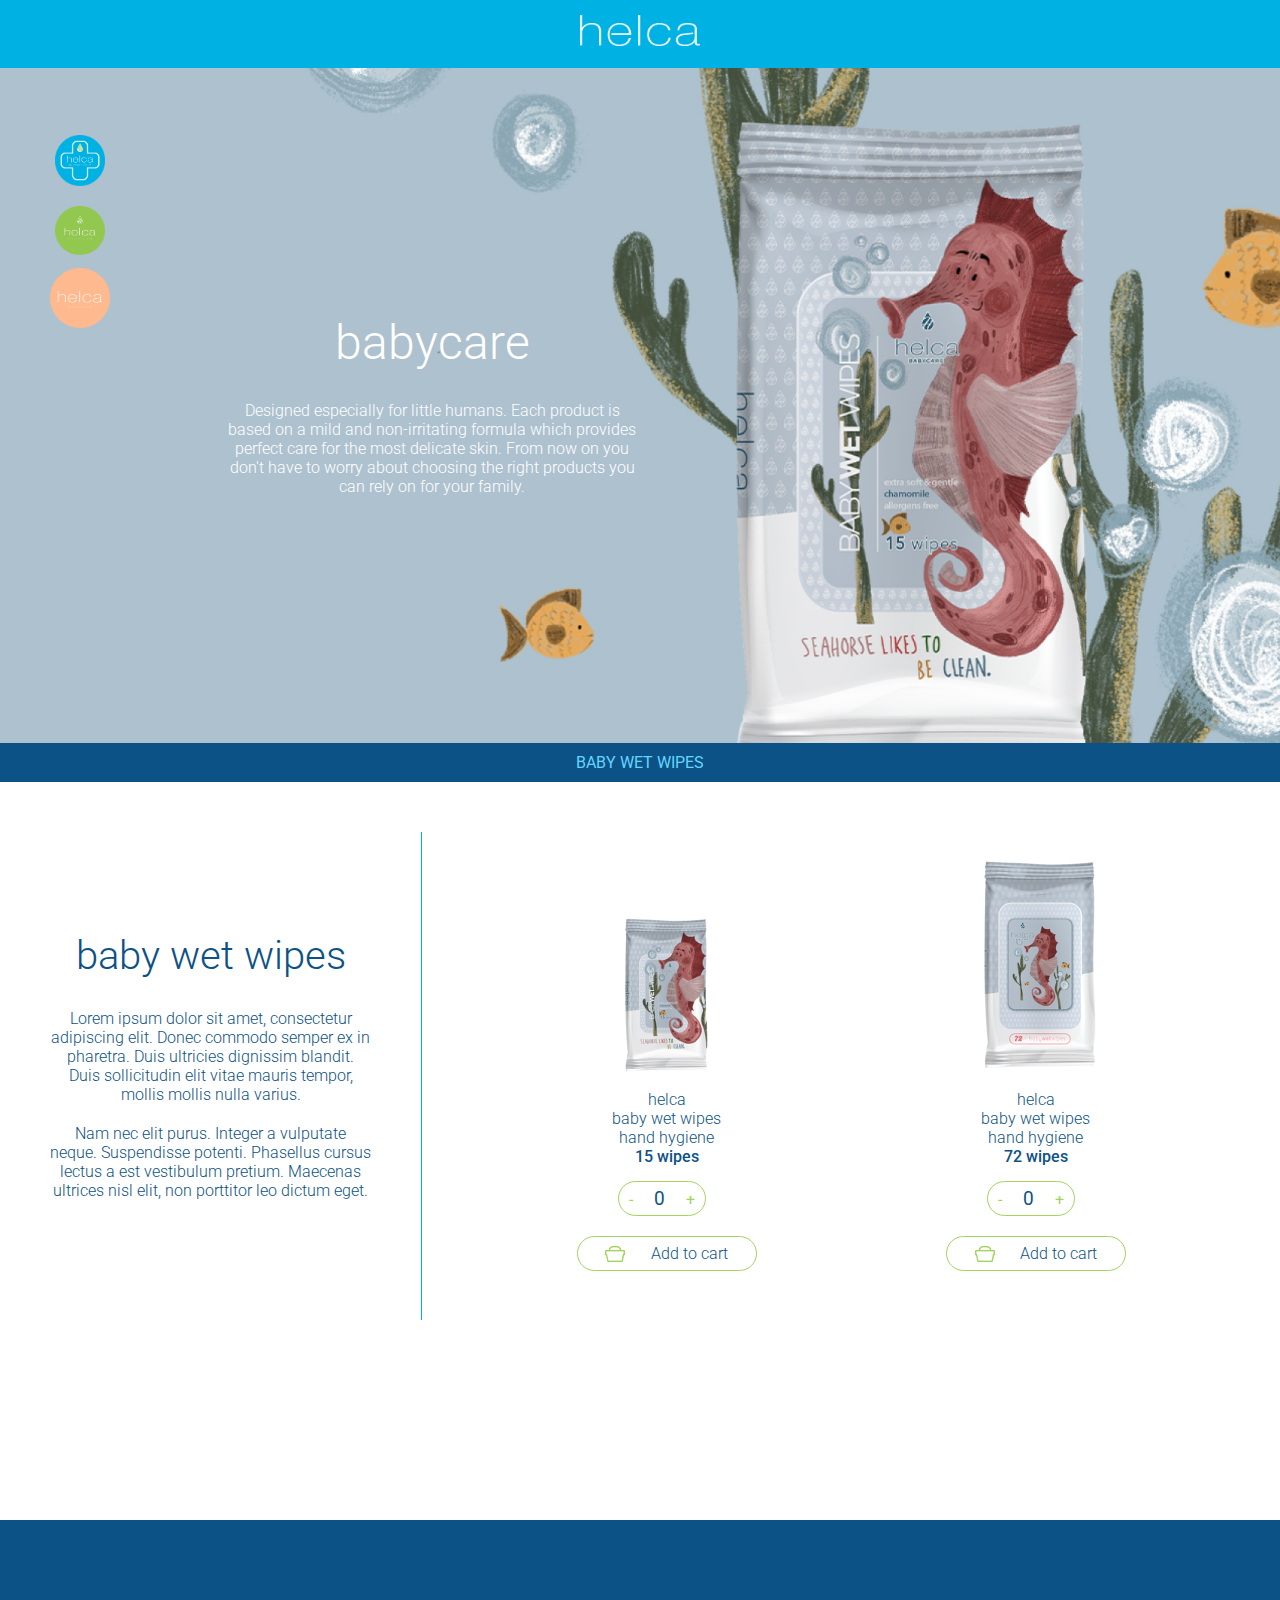
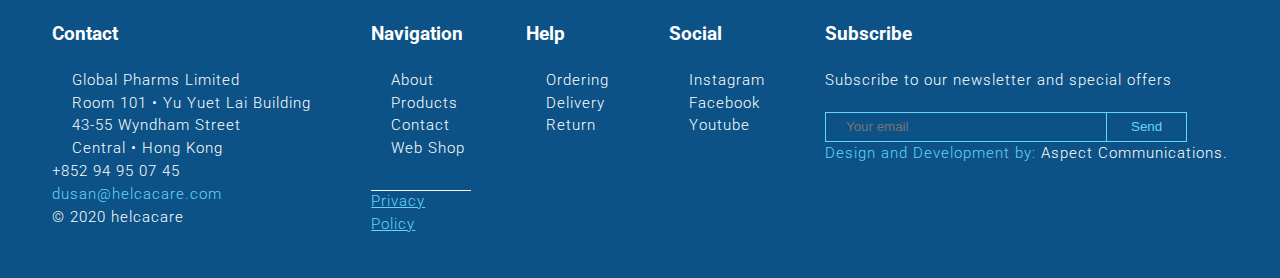
<file: products-babycare.html>
<!DOCTYPE html>
<html lang="en">
	<head>
		<meta charset="UTF-8" />
		<meta name="viewport" content="width=device-width, initial-scale=1.0" />
		<link rel="stylesheet" href="css/owl.carousel.min.css" />
		<link rel="stylesheet" href="css/owl.theme.default.min.css" />
		<link
			rel="stylesheet"
			href="https://use.fontawesome.com/releases/v5.8.2/css/all.css"
			integrity="sha384-oS3vJWv+0UjzBfQzYUhtDYW+Pj2yciDJxpsK1OYPAYjqT085Qq/1cq5FLXAZQ7Ay"
			crossorigin="anonymous"
		/>
		<link rel="stylesheet" href="style.css" />

		<title>HELCA</title>
	</head>
	<body>
		<!-- NAV -->

		<nav class="navbar">
			<a class="logo" href="index.html"
				><img src="img/nav-logo.png" alt=""
			/></a>
			<div class="dropdown" id="navbar-toggle">
				<ul class="topnav">
					<li><a class="nav-link" href="about.html">about</a></li>
					<li><a class="nav-link" href="products.html">products</a></li>
					<li><a class="nav-link" href="contact.html">contact</a></li>
					<li><a class="nav-link" href="webshop.html">web shop</a></li>
				</ul>
				<div class="right">
					<img src="img/search.png" alt="" />
					<div class="socials">
						<a href=""><img src="img/instagram.png" alt="" /></a>
						<a href=""><img src="img/facebook.png" alt="" /></a>
						<a href=""><img src="img/youtube.png" alt="" /></a>
					</div>
					<div class="shop">
						<img src="img/shoping-cart.png" alt="" />
						<p class="active">0</p>
					</div>
					<div class="lang">
						<a href="" class="fr" id="fr">FR<span>/</span></a
						><a href="" class="en active" id="en">EN<span>/</span></a>
						<a href="" class="cn" id="cn">CN</a>
					</div>
				</div>
			</div>

			<div class="dropdownLink">
				<a href="javascript:void(0)"><i class="fas fa-bars"></i></a>
			</div>
		</nav>
		<!-- Products Hygine-->

		<section class="product-header">
			<div class="header-img img-3">
				<div class="logos-left">
					<a href="products-antibacterical.html"
						><img src="img/blue-logo-round.png" alt=""
					/></a>
					<a href="products-hygiene.html"
						><img src="img/green-logo-round.png" alt=""
					/></a>
					<a href="products-babycare.html" class="active"
						><img src="img/pink-logo-round.png" alt=""
					/></a>
				</div>
				<article class="left">
					<div class="text-wrapper">
						<h2>babycare</h2>
						<p>
							Designed especially for little humans. Each product is based on a
							mild and non-irritating formula which provides perfect care for
							the most delicate skin. From now on you don't have to worry about
							choosing the right products you can rely on for your family.
						</p>
					</div>
				</article>
			</div>
		</section>
		<div class="antibacterical nav">
			<ul>
				<li>
					<a class="active-nav" href="javascript:void(0)" id="gel"
						>BABY WET WIPES</a
					>
				</li>
			</ul>
		</div>
		<div class="relative">
			<!-- prod list 1 -->
			<section class="product-list" id="prod-1">
				<article class="description">
					<h2>baby wet wipes</h2>
					<p>
						Lorem ipsum dolor sit amet, consectetur adipiscing elit. Donec
						commodo semper ex in pharetra. Duis ultricies dignissim blandit.
						Duis sollicitudin elit vitae mauris tempor, mollis mollis nulla
						varius.
					</p>
					<p>
						Nam nec elit purus. Integer a vulputate neque. Suspendisse potenti.
						Phasellus cursus lectus a est vestibulum pretium. Maecenas ultrices
						nisl elit, non porttitor leo dictum eget.
					</p>
				</article>
				<article class="prod-shop">
					<div class="prod-card">
						<div class="prod-img">
							<img
								src="img/products-shop/Helca Baby Wet Wipes 15pcs Mockup 001 1.png"
								alt=""
							/>
						</div>
						<div class="prod-text">
							<p class="helca">helca</p>
							<p class="prod-name">baby wet wipes</p>
							<p class="prod-spec">hand hygiene</p>
							<p class="prod-volume">15 wipes</p>
							<div class="quantity border">
								<span class="remove">-</span>
								<input type="number" id="1" value="0" min="0" max="999" />

								<span class="add">+</span>
							</div>
							<div class="add-cart border">
								<img src="img/products-shop/add-to-cart.png" alt="" />
								<a href="">Add to cart</a>
							</div>
						</div>
					</div>
					<div class="prod-card">
						<div class="prod-img">
							<img
								src="img/products-shop/Helca Baby Wet Wipes 72pcs Mockup 006 1.png"
								alt=""
							/>
						</div>
						<div class="prod-text">
							<p class="helca">helca</p>
							<p class="prod-name">baby wet wipes</p>
							<p class="prod-spec">hand hygiene</p>
							<p class="prod-volume">72 wipes</p>
							<div class="quantity border">
								<span class="remove">-</span>
								<input type="number" id="2" value="0" min="0" max="999" />

								<span class="add">+</span>
							</div>
							<div class="add-cart border">
								<img src="img/products-shop/add-to-cart.png" alt="" />
								<a href="">Add to cart</a>
							</div>
						</div>
					</div>
				</article>
			</section>
		</div>

		<!-- FOOTER -->

		<footer>
			<div class="row">
				<article>
					<h4>Contact</h4>
					<div>
						<ul>
							<li>Global Pharms Limited</li>
							<li>Room 101 • Yu Yuet Lai Building</li>
							<li>43-55 Wyndham Street</li>
							<li>Central • Hong Kong</li>
						</ul>
						<div class="contact">
							<a href="tel:+85294950745">+852 94 95 07 45</a>
							<a class="blue" href="mailto:dusan@helcacare.com"
								>dusan@helcacare.com</a
							>
							<p>&copy; 2020 helcacare</p>
						</div>
					</div>
				</article>
				<article>
					<h4>Navigation</h4>
					<div>
						<ul>
							<li><a href="">About</a></li>
							<li><a href="">Products</a></li>
							<li><a href="">Contact</a></li>
							<li><a href="">Web Shop</a></li>
						</ul>
						<a class="blue underline" href="">Privacy Policy</a>
					</div>
				</article>
				<article>
					<h4>Help</h4>
					<ul>
						<li><a href="">Ordering</a></li>
						<li><a href="">Delivery</a></li>
						<li><a href="">Return</a></li>
					</ul>
				</article>
				<article>
					<h4>Social</h4>
					<ul>
						<li><a href="">Instagram</a></li>
						<li><a href="">Facebook</a></li>
						<li><a href="">Youtube</a></li>
					</ul>
				</article>
				<article>
					<h4>Subscribe</h4>
					<div>
						<form action="">
							<p>Subscribe to our newsletter and special offers</p>
							<input type="email" required placeholder="Your email" /><button>
								Send
							</button>
						</form>

						<a class="blue" href=""
							>Design and Development by:
							<span> Aspect Communications.</span></a
						>
					</div>
				</article>
			</div>
		</footer>
		<script
			src="https://code.jquery.com/jquery-3.5.1.min.js"
			integrity="sha256-9/aliU8dGd2tb6OSsuzixeV4y/faTqgFtohetphbbj0="
			crossorigin="anonymous"
		></script>
		<script src="js/jquery.visible.min.js"></script>
		<script src="js/owl.carousel.min.js"></script>
		<script src="js/main.js"></script>
	</body>
</html>
</file>
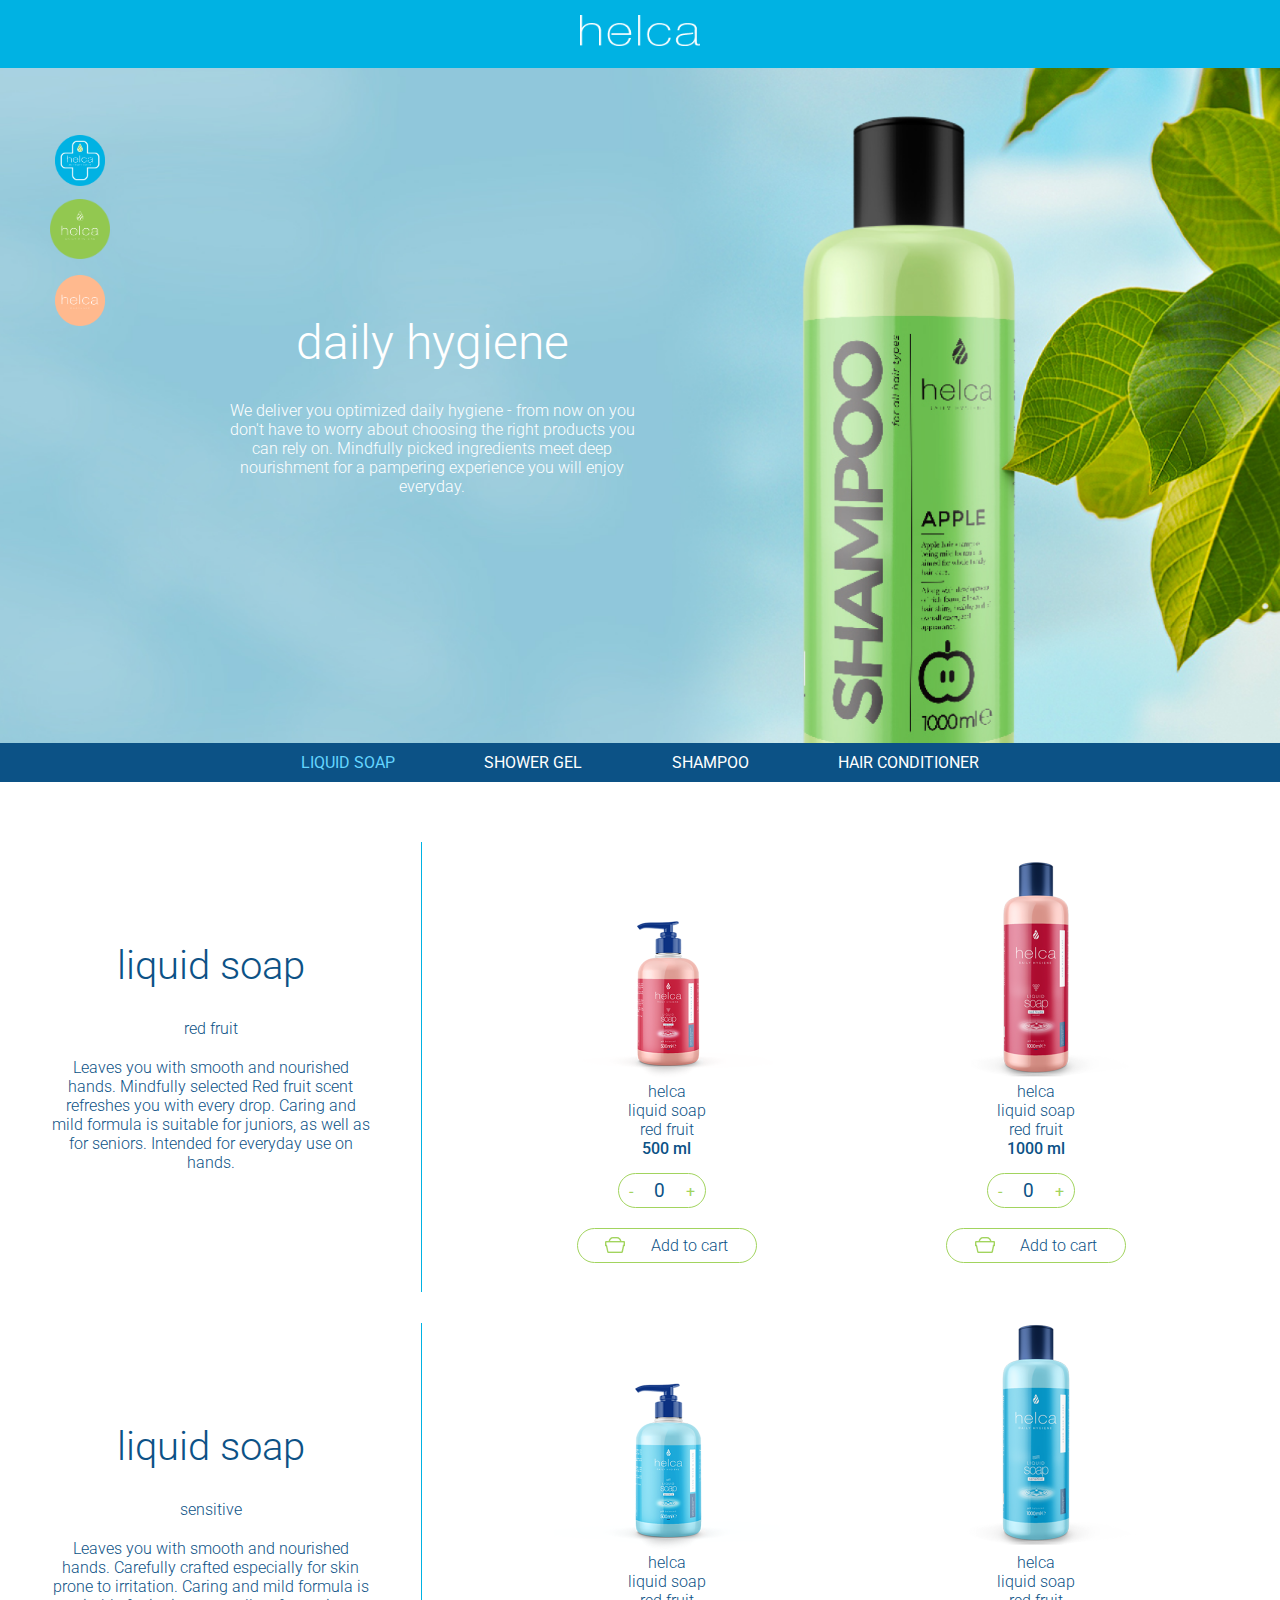
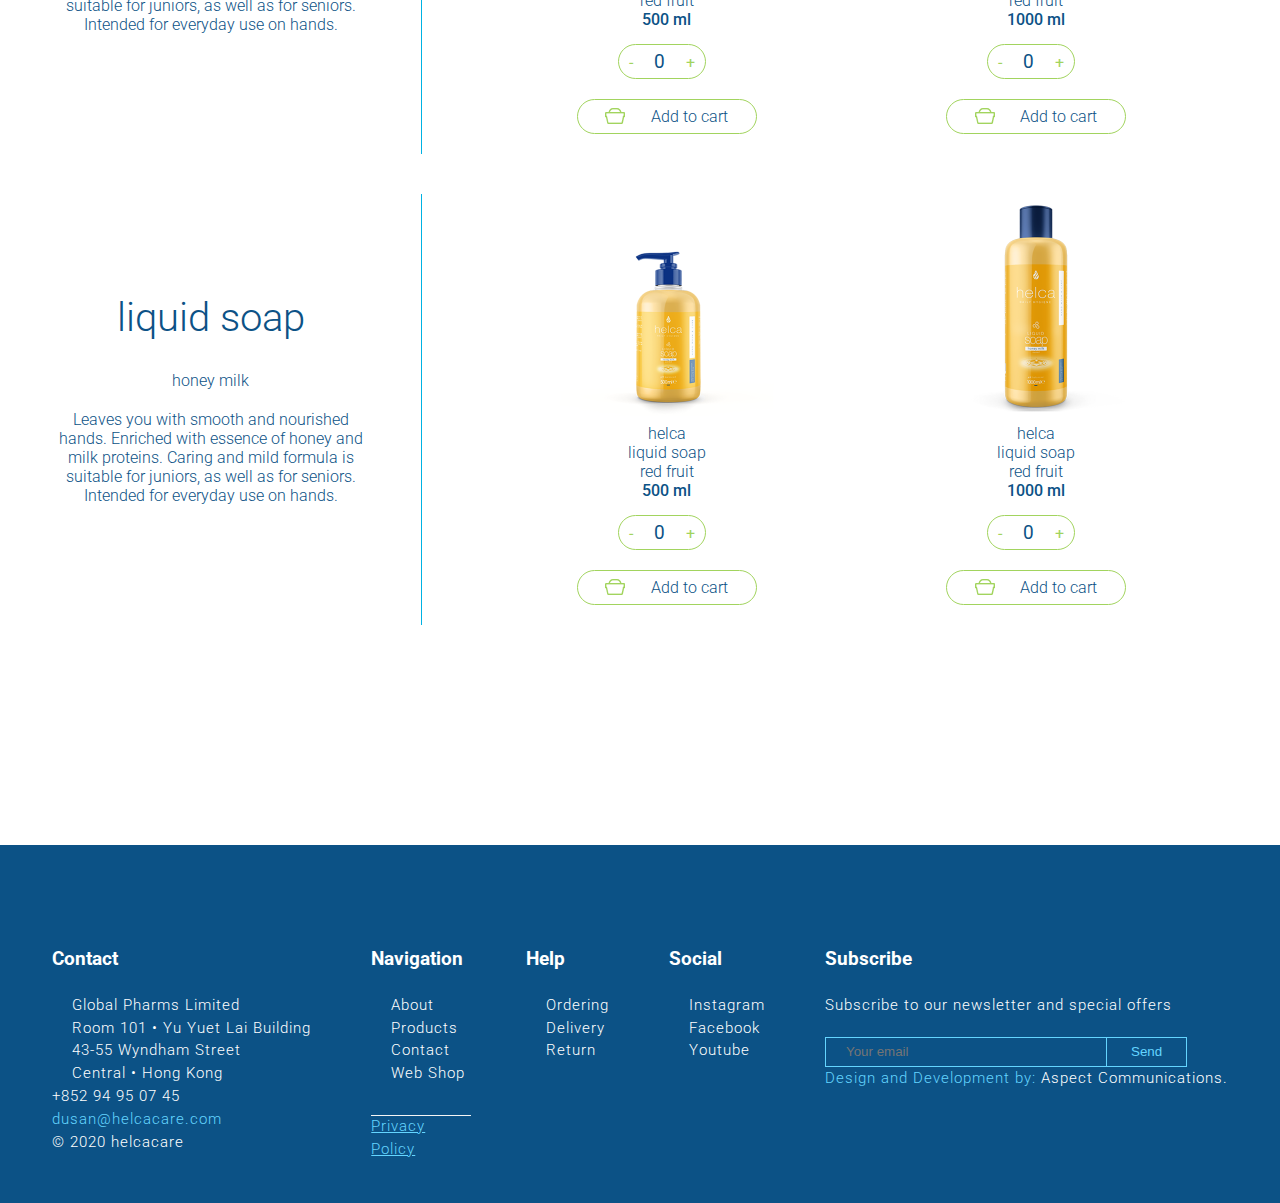
<file: products-hygiene.html>
<!DOCTYPE html>
<html lang="en">
	<head>
		<meta charset="UTF-8" />
		<meta name="viewport" content="width=device-width, initial-scale=1.0" />
		<link rel="stylesheet" href="css/owl.carousel.min.css" />
		<link rel="stylesheet" href="css/owl.theme.default.min.css" />
		<link
			rel="stylesheet"
			href="https://use.fontawesome.com/releases/v5.8.2/css/all.css"
			integrity="sha384-oS3vJWv+0UjzBfQzYUhtDYW+Pj2yciDJxpsK1OYPAYjqT085Qq/1cq5FLXAZQ7Ay"
			crossorigin="anonymous"
		/>
		<link rel="stylesheet" href="style.css" />

		<title>HELCA</title>
	</head>
	<body>
		<!-- NAV -->

		<nav class="navbar">
			<a class="logo" href="index.html"
				><img src="img/nav-logo.png" alt=""
			/></a>
			<div class="dropdown" id="navbar-toggle">
				<ul class="topnav">
					<li><a class="nav-link" href="about.html">about</a></li>
					<li><a class="nav-link" href="products.html">products</a></li>
					<li><a class="nav-link" href="contact.html">contact</a></li>
					<li><a class="nav-link" href="webshop.html">web shop</a></li>
				</ul>
				<div class="right">
					<img src="img/search.png" alt="" />
					<div class="socials">
						<a href=""><img src="img/instagram.png" alt="" /></a>
						<a href=""><img src="img/facebook.png" alt="" /></a>
						<a href=""><img src="img/youtube.png" alt="" /></a>
					</div>
					<div class="shop">
						<img src="img/shoping-cart.png" alt="" />
						<p class="active">0</p>
					</div>
					<div class="lang">
						<a href="" class="fr" id="fr">FR<span>/</span></a
						><a href="" class="en active" id="en">EN<span>/</span></a>
						<a href="" class="cn" id="cn">CN</a>
					</div>
				</div>
			</div>

			<div class="dropdownLink">
				<a href="javascript:void(0)"><i class="fas fa-bars"></i></a>
			</div>
		</nav>
		<!-- Products Hygine-->

		<section class="product-header">
			<div class="header-img img-2">
				<div class="logos-left">
					<a href="products-antibacterical.html"
						><img src="img/blue-logo-round.png" alt=""
					/></a>
					<a href="products-hygiene.html" class="active"
						><img src="img/green-logo-round.png" alt=""
					/></a>
					<a href="products-babycare.html"
						><img src="img/pink-logo-round.png" alt=""
					/></a>
				</div>
				<article class="left">
					<div class="text-wrapper">
						<h2>daily hygiene</h2>
						<p>
							We deliver you optimized daily hygiene - from now on you don't
							have to worry about choosing the right products you can rely on.
							Mindfully picked ingredients meet deep nourishment for a pampering
							experience you will enjoy everyday.
						</p>
					</div>
				</article>
			</div>
		</section>
		<div class="antibacterical nav">
			<ul>
				<li>
					<a class="active-nav" href="javascript:void(0)" id="gel"
						>LIQUID SOAP</a
					>
				</li>
				<li><a href="javascript:void(0)" id="spray">SHOWER GEL</a></li>
				<li><a href="javascript:void(0)" id="wipes">SHAMPOO</a></li>
				<li>
					<a href="javascript:void(0)" id="conditioner">HAIR CONDITIONER</a>
				</li>
			</ul>
		</div>
		<div class="relative">
			<!-- prod list 1 -->
			<section class="product-list" id="prod-1">
				<article class="description">
					<h2>liquid soap</h2>
					<p class="lead">red fruit</p>
					<p>
						Leaves you with smooth and nourished hands. Mindfully selected Red
						fruit scent refreshes you with every drop. Caring and mild formula
						is suitable for juniors, as well as for seniors. Intended for
						everyday use on hands.
					</p>
				</article>
				<article class="prod-shop">
					<div class="prod-card">
						<div class="prod-img">
							<img
								src="img/products-shop/Helca Liquid Soap Red Fruit 500ml Mockup 001.png"
								alt=""
							/>
						</div>
						<div class="prod-text">
							<p class="helca">helca</p>
							<p class="prod-name">liquid soap</p>
							<p class="prod-spec">red fruit</p>
							<p class="prod-volume">500 ml</p>
							<div class="quantity border">
								<span class="remove">-</span>
								<input type="number" id="1" value="0" min="0" max="999" />

								<span class="add">+</span>
							</div>
							<div class="add-cart border">
								<img src="img/products-shop/add-to-cart.png" alt="" />
								<a href="">Add to cart</a>
							</div>
						</div>
					</div>
					<div class="prod-card">
						<div class="prod-img">
							<img
								src="img/products-shop/Helca Liquid Soap Red Fruit 1000ml Mockup 001.png"
								alt=""
							/>
						</div>
						<div class="prod-text">
							<p class="helca">helca</p>
							<p class="prod-name">liquid soap</p>
							<p class="prod-spec">red fruit</p>
							<p class="prod-volume">1000 ml</p>
							<div class="quantity border">
								<span class="remove">-</span>
								<input type="number" id="2" value="0" min="0" max="999" />

								<span class="add">+</span>
							</div>
							<div class="add-cart border">
								<img src="img/products-shop/add-to-cart.png" alt="" />
								<a href="">Add to cart</a>
							</div>
						</div>
					</div>
				</article>

				<article class="description">
					<h2>liquid soap</h2>
					<p class="lead">sensitive</p>
					<p>
						Leaves you with smooth and nourished hands. Carefully crafted
						especially for skin prone to irritation. Caring and mild formula is
						suitable for juniors, as well as for seniors. Intended for everyday
						use on hands.
					</p>
				</article>
				<article class="prod-shop">
					<div class="prod-card">
						<div class="prod-img">
							<img
								src="img/products-shop/Helca Liquid Soap Sensitive 500ml Mockup 001.png"
								alt=""
							/>
						</div>
						<div class="prod-text">
							<p class="helca">helca</p>
							<p class="prod-name">liquid soap</p>
							<p class="prod-spec">red fruit</p>
							<p class="prod-volume">500 ml</p>
							<div class="quantity border">
								<span class="remove">-</span>
								<input type="number" id="1" value="0" min="0" max="999" />

								<span class="add">+</span>
							</div>
							<div class="add-cart border">
								<img src="img/products-shop/add-to-cart.png" alt="" />
								<a href="">Add to cart</a>
							</div>
						</div>
					</div>
					<div class="prod-card">
						<div class="prod-img">
							<img
								src="img/products-shop/Helca Liquid Soap Sensitive 1000ml Mockup 001.png"
								alt=""
							/>
						</div>
						<div class="prod-text">
							<p class="helca">helca</p>
							<p class="prod-name">liquid soap</p>
							<p class="prod-spec">red fruit</p>
							<p class="prod-volume">1000 ml</p>
							<div class="quantity border">
								<span class="remove">-</span>
								<input type="number" id="2" value="0" min="0" max="999" />

								<span class="add">+</span>
							</div>
							<div class="add-cart border">
								<img src="img/products-shop/add-to-cart.png" alt="" />
								<a href="">Add to cart</a>
							</div>
						</div>
					</div>
				</article>

				<article class="description">
					<h2>liquid soap</h2>
					<p class="lead">honey milk</p>
					<p>
						Leaves you with smooth and nourished hands. Enriched with essence of
						honey and milk proteins. Caring and mild formula is suitable for
						juniors, as well as for seniors. Intended for everyday use on hands.
					</p>
				</article>
				<article class="prod-shop">
					<div class="prod-card">
						<div class="prod-img">
							<img
								src="img/products-shop/Helca Liquid Soap Honey Milk 500ml Mockup 001.png"
								alt=""
							/>
						</div>
						<div class="prod-text">
							<p class="helca">helca</p>
							<p class="prod-name">liquid soap</p>
							<p class="prod-spec">red fruit</p>
							<p class="prod-volume">500 ml</p>
							<div class="quantity border">
								<span class="remove">-</span>
								<input type="number" id="1" value="0" min="0" max="999" />

								<span class="add">+</span>
							</div>
							<div class="add-cart border">
								<img src="img/products-shop/add-to-cart.png" alt="" />
								<a href="">Add to cart</a>
							</div>
						</div>
					</div>
					<div class="prod-card">
						<div class="prod-img">
							<img
								src="img/products-shop/Helca Liquid Soap Honey Milk 1000ml Mockup 001.png"
								alt=""
							/>
						</div>
						<div class="prod-text">
							<p class="helca">helca</p>
							<p class="prod-name">liquid soap</p>
							<p class="prod-spec">red fruit</p>
							<p class="prod-volume">1000 ml</p>
							<div class="quantity border">
								<span class="remove">-</span>
								<input type="number" id="2" value="0" min="0" max="999" />

								<span class="add">+</span>
							</div>
							<div class="add-cart border">
								<img src="img/products-shop/add-to-cart.png" alt="" />
								<a href="">Add to cart</a>
							</div>
						</div>
					</div>
				</article>
			</section>

			<!-- prod list 2 -->

			<section class="product-list hide" id="prod-2">
				<article class="description">
					<h2>shower gel</h2>
					<p class="lead">coconut oil</p>
					<p>
						Pampering time! Mindfully picked enchanting coconut scent meets deep
						nourishment, as coconut oil is famous for its vitamins and wonders.
						Gives your body hydration it needs and ensures a pleasurable and
						clean start of the day. Body cleanser with formula mild enough for
						everyday usage.
					</p>
				</article>
				<article class="prod-shop">
					<div class="prod-card">
						<div class="prod-img">
							<img
								src="img/products-shop/Helca Shower Gel Coconut Oil 500ml Mockup 001.png"
								alt=""
							/>
						</div>
						<div class="prod-text">
							<p class="helca">helca</p>
							<p class="prod-name">dry hand wash & disinfection gel</p>
							<p class="prod-spec">ethanol 70%</p>
							<p class="prod-volume">70 ml</p>
							<div class="quantity border">
								<span class="remove">-</span>
								<input type="number" id="1" value="0" min="0" max="999" />

								<span class="add">+</span>
							</div>
							<div class="add-cart border">
								<img src="img/products-shop/add-to-cart.png" alt="" />
								<a href="">Add to cart</a>
							</div>
						</div>
					</div>
					<div class="prod-card">
						<div class="prod-img">
							<img
								src="img/products-shop/Helca Shower Gel Coconut Oil 1000ml Mockup 001.png"
								alt=""
							/>
						</div>
						<div class="prod-text">
							<p class="helca">helca</p>
							<p class="prod-name">dry hand wash & disinfection gel</p>
							<p class="prod-spec">ethanol 70%</p>
							<p class="prod-volume">70 ml</p>
							<div class="quantity border">
								<span class="remove">-</span>
								<input type="number" id="2" value="0" min="0" max="999" />

								<span class="add">+</span>
							</div>
							<div class="add-cart border">
								<img src="img/products-shop/add-to-cart.png" alt="" />
								<a href="">Add to cart</a>
							</div>
						</div>
					</div>
				</article>

				<article class="description">
					<h2>shower gel</h2>
					<p class="lead">avocado oil</p>
					<p>
						Pampering time! Enriched with deeply nourishing avocado oil that
						provides optimal body hydration and ensures a pleasurable and clean
						start of the day. Body cleanser with formula mild enough for
						everyday usage.
					</p>
				</article>
				<article class="prod-shop">
					<div class="prod-card">
						<div class="prod-img">
							<img
								src="img/products-shop/Helca Shower Avocado Oil 500ml Mockup 001.png"
								alt=""
							/>
						</div>
						<div class="prod-text">
							<p class="helca">helca</p>
							<p class="prod-name">dry hand wash & disinfection gel</p>
							<p class="prod-spec">ethanol 70%</p>
							<p class="prod-volume">70 ml</p>
							<div class="quantity border">
								<span class="remove">-</span>
								<input type="number" id="1" value="0" min="0" max="999" />

								<span class="add">+</span>
							</div>
							<div class="add-cart border">
								<img src="img/products-shop/add-to-cart.png" alt="" />
								<a href="">Add to cart</a>
							</div>
						</div>
					</div>
					<div class="prod-card">
						<div class="prod-img">
							<img
								src="img/products-shop/Helca Shower Avocado Oil 1000ml Mockup 001.png"
								alt=""
							/>
						</div>
						<div class="prod-text">
							<p class="helca">helca</p>
							<p class="prod-name">dry hand wash & disinfection gel</p>
							<p class="prod-spec">ethanol 70%</p>
							<p class="prod-volume">70 ml</p>
							<div class="quantity border">
								<span class="remove">-</span>
								<input type="number" id="2" value="0" min="0" max="999" />

								<span class="add">+</span>
							</div>
							<div class="add-cart border">
								<img src="img/products-shop/add-to-cart.png" alt="" />
								<a href="">Add to cart</a>
							</div>
						</div>
					</div>
				</article>

				<article class="description">
					<h2>shower gel</h2>
					<p class="lead">milk & honey</p>
					<p>
						Pampering time! Splash of refreshing nourishment that comes from the
						essence of honey and milk proteins leaves your skin hydrated and
						ensures a pleasurable and clean start of the day. Body cleanser with
						formula mild enough for everyday usage.
					</p>
				</article>
				<article class="prod-shop">
					<div class="prod-card">
						<div class="prod-img">
							<img
								src="img/products-shop/Helca Shower MilkHoney 500ml Mockup 001.png"
								alt=""
							/>
						</div>
						<div class="prod-text">
							<p class="helca">helca</p>
							<p class="prod-name">dry hand wash & disinfection gel</p>
							<p class="prod-spec">ethanol 70%</p>
							<p class="prod-volume">70 ml</p>
							<div class="quantity border">
								<span class="remove">-</span>
								<input type="number" id="1" value="0" min="0" max="999" />

								<span class="add">+</span>
							</div>
							<div class="add-cart border">
								<img src="img/products-shop/add-to-cart.png" alt="" />
								<a href="">Add to cart</a>
							</div>
						</div>
					</div>
					<div class="prod-card">
						<div class="prod-img">
							<img
								src="img/products-shop/Helca Shower MilkHoney 1000ml Mockup 001.png"
								alt=""
							/>
						</div>
						<div class="prod-text">
							<p class="helca">helca</p>
							<p class="prod-name">dry hand wash & disinfection gel</p>
							<p class="prod-spec">ethanol 70%</p>
							<p class="prod-volume">70 ml</p>
							<div class="quantity border">
								<span class="remove">-</span>
								<input type="number" id="2" value="0" min="0" max="999" />

								<span class="add">+</span>
							</div>
							<div class="add-cart border">
								<img src="img/products-shop/add-to-cart.png" alt="" />
								<a href="">Add to cart</a>
							</div>
						</div>
					</div>
				</article>
			</section>

			<!-- prod list 3 -->
			<section class="product-list hide" id="prod-3">
				<article class="description">
					<h2>shampoo</h2>
					<p class="lead">apple</p>
					<p>
						Instant splash of freshness will bring out the natural beauty of
						your hair with every wash. Infused with juicy green apple extract
						for gentle cleansing. Suitable for everyday use.
					</p>
				</article>
				<article class="prod-shop">
					<div class="prod-card">
						<div class="prod-img">
							<img
								src="img/products-shop/Helca Shampoo Apple 500ml Mockup 003.png"
								alt=""
							/>
						</div>
						<div class="prod-text">
							<p class="helca">helca</p>
							<p class="prod-name">dry hand wash & disinfection gel</p>
							<p class="prod-spec">ethanol 70%</p>
							<p class="prod-volume">70 ml</p>
							<div class="quantity border">
								<span class="remove">-</span>
								<input type="number" id="1" value="0" min="0" max="999" />

								<span class="add">+</span>
							</div>
							<div class="add-cart border">
								<img src="img/products-shop/add-to-cart.png" alt="" />
								<a href="">Add to cart</a>
							</div>
						</div>
					</div>
					<div class="prod-card">
						<div class="prod-img">
							<img
								src="img/products-shop/Helca Shampoo Apple 1000ml Mockup 002.png"
								alt=""
							/>
						</div>
						<div class="prod-text">
							<p class="helca">helca</p>
							<p class="prod-name">dry hand wash & disinfection gel</p>
							<p class="prod-spec">ethanol 70%</p>
							<p class="prod-volume">70 ml</p>
							<div class="quantity border">
								<span class="remove">-</span>
								<input type="number" id="2" value="0" min="0" max="999" />

								<span class="add">+</span>
							</div>
							<div class="add-cart border">
								<img src="img/products-shop/add-to-cart.png" alt="" />
								<a href="">Add to cart</a>
							</div>
						</div>
					</div>
				</article>

				<article class="description">
					<h2>shampoo</h2>
					<p class="lead">nettle</p>
					<p>
						Instant splash of freshness will bring out the natural beauty with
						every hair wash. Infused with nourishing nettle extract for gentle
						cleansing. Suitable for everyday use.
					</p>
				</article>
				<article class="prod-shop">
					<div class="prod-card">
						<div class="prod-img">
							<img
								src="img/products-shop/Helca Shampoo Nettle 500ml Mockup 003.png"
								alt=""
							/>
						</div>
						<div class="prod-text">
							<p class="helca">helca</p>
							<p class="prod-name">dry hand wash & disinfection gel</p>
							<p class="prod-spec">ethanol 70%</p>
							<p class="prod-volume">70 ml</p>
							<div class="quantity border">
								<span class="remove">-</span>
								<input type="number" id="1" value="0" min="0" max="999" />

								<span class="add">+</span>
							</div>
							<div class="add-cart border">
								<img src="img/products-shop/add-to-cart.png" alt="" />
								<a href="">Add to cart</a>
							</div>
						</div>
					</div>
					<div class="prod-card">
						<div class="prod-img">
							<img
								src="img/products-shop/Helca Shampoo Nettle 1000ml Mockup 002.png"
								alt=""
							/>
						</div>
						<div class="prod-text">
							<p class="helca">helca</p>
							<p class="prod-name">dry hand wash & disinfection gel</p>
							<p class="prod-spec">ethanol 70%</p>
							<p class="prod-volume">70 ml</p>
							<div class="quantity border">
								<span class="remove">-</span>
								<input type="number" id="2" value="0" min="0" max="999" />

								<span class="add">+</span>
							</div>
							<div class="add-cart border">
								<img src="img/products-shop/add-to-cart.png" alt="" />
								<a href="">Add to cart</a>
							</div>
						</div>
					</div>
				</article>

				<article class="description">
					<h2>shampoo</h2>
					<p class="lead">chamomile</p>
					<p>
						Instant splash of freshness will bring out the natural beauty with
						every hair wash. Infused with calming camomile extract for gentle
						cleansing. Suitable for everyday use.
					</p>
				</article>
				<article class="prod-shop">
					<div class="prod-card">
						<div class="prod-img">
							<img
								src="img/products-shop/Helca Shampoo Chamomile 500ml Mockup 003.png"
								alt=""
							/>
						</div>
						<div class="prod-text">
							<p class="helca">helca</p>
							<p class="prod-name">dry hand wash & disinfection gel</p>
							<p class="prod-spec">ethanol 70%</p>
							<p class="prod-volume">70 ml</p>
							<div class="quantity border">
								<span class="remove">-</span>
								<input type="number" id="1" value="0" min="0" max="999" />

								<span class="add">+</span>
							</div>
							<div class="add-cart border">
								<img src="img/products-shop/add-to-cart.png" alt="" />
								<a href="">Add to cart</a>
							</div>
						</div>
					</div>
					<div class="prod-card">
						<div class="prod-img">
							<img
								src="img/products-shop/Helca Shampoo Chamomile 1000ml Mockup 002.png"
								alt=""
							/>
						</div>
						<div class="prod-text">
							<p class="helca">helca</p>
							<p class="prod-name">dry hand wash & disinfection gel</p>
							<p class="prod-spec">ethanol 70%</p>
							<p class="prod-volume">70 ml</p>
							<div class="quantity border">
								<span class="remove">-</span>
								<input type="number" id="2" value="0" min="0" max="999" />

								<span class="add">+</span>
							</div>
							<div class="add-cart border">
								<img src="img/products-shop/add-to-cart.png" alt="" />
								<a href="">Add to cart</a>
							</div>
						</div>
					</div>
				</article>
			</section>
			<!-- prod list 4 -->
			<section class="product-list hide" id="prod-4">
				<article class="description">
					<h2>hair conditioner</h2>

					<p>
						In case of epidemic outburst, dry wash your hands with disinfection
						gel multiple times a day! Same goes if you're traveling, or if you
						are in a need for bacteria and dirt free hands. Or surfaces.
					</p>
					<p>
						While killing bad germs, it's cocoa emollient makes sure that your
						hands are smooth and soft after dry wash.
					</p>
					<p>
						Plus, Helca's gel won't leave your hands sticky - we were
						specifically dedicated to find a non-sticky gel formula.
					</p>
				</article>
				<article class="prod-shop">
					<div class="prod-card">
						<div class="prod-img">
							<img
								src="img/products-shop/Helca Hair Conditioner 500ml Mockup 001 2.png"
								alt=""
							/>
						</div>
						<div class="prod-text">
							<p class="helca">helca</p>
							<p class="prod-name">dry hand wash & disinfection gel</p>
							<p class="prod-spec">ethanol 70%</p>
							<p class="prod-volume">70 ml</p>
							<div class="quantity border">
								<span class="remove">-</span>
								<input type="number" id="1" value="0" min="0" max="999" />

								<span class="add">+</span>
							</div>
							<div class="add-cart border">
								<img src="img/products-shop/add-to-cart.png" alt="" />
								<a href="">Add to cart</a>
							</div>
						</div>
					</div>
				</article>
			</section>
		</div>

		<!-- FOOTER -->

		<footer>
			<div class="row">
				<article>
					<h4>Contact</h4>
					<div>
						<ul>
							<li>Global Pharms Limited</li>
							<li>Room 101 • Yu Yuet Lai Building</li>
							<li>43-55 Wyndham Street</li>
							<li>Central • Hong Kong</li>
						</ul>
						<div class="contact">
							<a href="tel:+85294950745">+852 94 95 07 45</a>
							<a class="blue" href="mailto:dusan@helcacare.com"
								>dusan@helcacare.com</a
							>
							<p>&copy; 2020 helcacare</p>
						</div>
					</div>
				</article>
				<article>
					<h4>Navigation</h4>
					<div>
						<ul>
							<li><a href="">About</a></li>
							<li><a href="">Products</a></li>
							<li><a href="">Contact</a></li>
							<li><a href="">Web Shop</a></li>
						</ul>
						<a class="blue underline" href="">Privacy Policy</a>
					</div>
				</article>
				<article>
					<h4>Help</h4>
					<ul>
						<li><a href="">Ordering</a></li>
						<li><a href="">Delivery</a></li>
						<li><a href="">Return</a></li>
					</ul>
				</article>
				<article>
					<h4>Social</h4>
					<ul>
						<li><a href="">Instagram</a></li>
						<li><a href="">Facebook</a></li>
						<li><a href="">Youtube</a></li>
					</ul>
				</article>
				<article>
					<h4>Subscribe</h4>
					<div>
						<form action="">
							<p>Subscribe to our newsletter and special offers</p>
							<input type="email" required placeholder="Your email" /><button>
								Send
							</button>
						</form>

						<a class="blue" href=""
							>Design and Development by:
							<span> Aspect Communications.</span></a
						>
					</div>
				</article>
			</div>
		</footer>
		<script
			src="https://code.jquery.com/jquery-3.5.1.min.js"
			integrity="sha256-9/aliU8dGd2tb6OSsuzixeV4y/faTqgFtohetphbbj0="
			crossorigin="anonymous"
		></script>
		<script src="js/jquery.visible.min.js"></script>
		<script src="js/owl.carousel.min.js"></script>
		<script src="js/main.js"></script>
	</body>
</html>
</file>
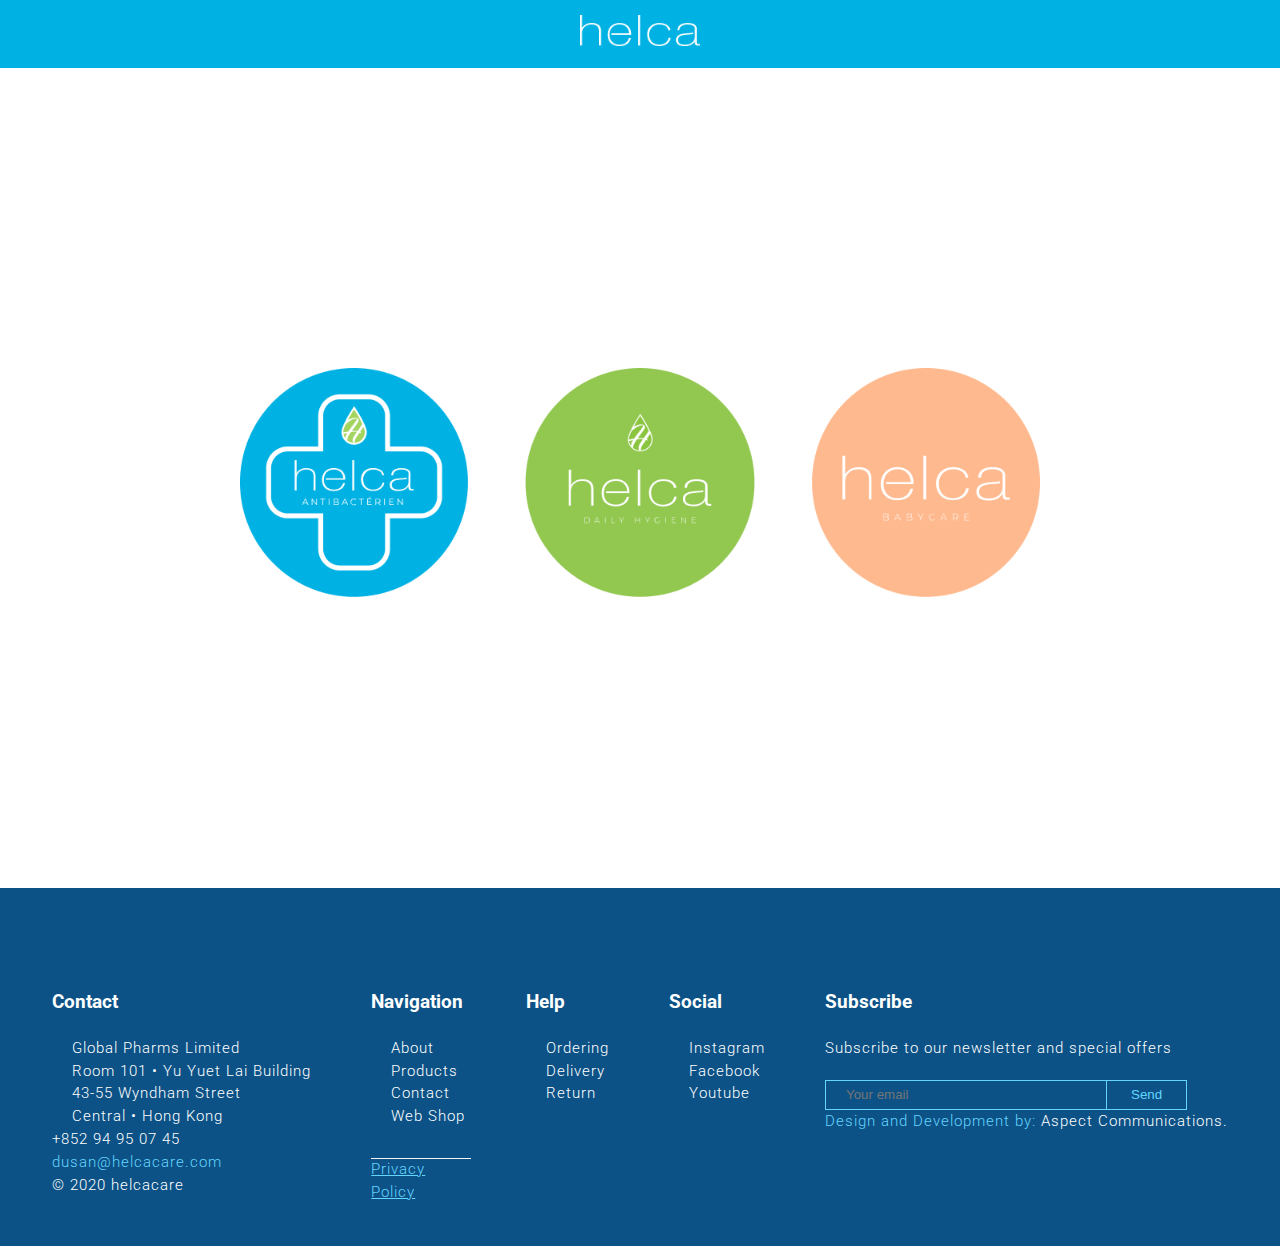
<file: products.html>
<!DOCTYPE html>
<html lang="en">
	<head>
		<meta charset="UTF-8" />
		<meta name="viewport" content="width=device-width, initial-scale=1.0" />
		<link rel="stylesheet" href="css/owl.carousel.min.css" />
		<link rel="stylesheet" href="css/owl.theme.default.min.css" />
		<link
			rel="stylesheet"
			href="https://use.fontawesome.com/releases/v5.8.2/css/all.css"
			integrity="sha384-oS3vJWv+0UjzBfQzYUhtDYW+Pj2yciDJxpsK1OYPAYjqT085Qq/1cq5FLXAZQ7Ay"
			crossorigin="anonymous"
		/>
		<link rel="stylesheet" href="style.css" />

		<title>HELCA</title>
	</head>
	<body>
		<!-- NAV -->

		<nav class="navbar">
			<a class="logo" href="index.html"
				><img src="img/nav-logo.png" alt=""
			/></a>
			<div class="dropdown" id="navbar-toggle">
				<ul class="topnav">
					<li><a class="nav-link" href="about.html">about</a></li>
					<li><a class="nav-link" href="products.html">products</a></li>
					<li><a class="nav-link" href="contact.html">contact</a></li>
					<li><a class="nav-link" href="webshop.html">web shop</a></li>
				</ul>
				<div class="right">
					<img src="img/search.png" alt="" />
					<div class="socials">
						<a href=""><img src="img/instagram.png" alt="" /></a>
						<a href=""><img src="img/facebook.png" alt="" /></a>
						<a href=""><img src="img/youtube.png" alt="" /></a>
					</div>
					<div class="shop">
						<img src="img/shoping-cart.png" alt="" />
						<p class="active">0</p>
					</div>
					<div class="lang">
						<a href="" class="fr" id="fr">FR<span>/</span></a
						><a href="" class="en active" id="en">EN<span>/</span></a>
						<a href="" class="cn" id="cn">CN</a>
					</div>
				</div>
			</div>

			<div class="dropdownLink">
				<a href="javascript:void(0)"><i class="fas fa-bars"></i></a>
			</div>
		</nav>
		<!-- Products -->
		<section class="products container">
			<div class="products-logo">
				<a href="products-antibacterical.html"
					><img src="img/blue-logo-round.png" alt=""
				/></a>
				<a href="products-hygiene.html"
					><img src="img/green-logo-round.png" alt=""
				/></a>
				<a href="products-babycare.html"
					><img src="img/pink-logo-round.png" alt=""
				/></a>
			</div>
		</section>
		<!-- FOOTER -->

		<footer>
			<div class="row">
				<article>
					<h4>Contact</h4>
					<div>
						<ul>
							<li>Global Pharms Limited</li>
							<li>Room 101 • Yu Yuet Lai Building</li>
							<li>43-55 Wyndham Street</li>
							<li>Central • Hong Kong</li>
						</ul>
						<div class="contact">
							<a href="tel:+85294950745">+852 94 95 07 45</a>
							<a class="blue" href="mailto:dusan@helcacare.com"
								>dusan@helcacare.com</a
							>
							<p>&copy; 2020 helcacare</p>
						</div>
					</div>
				</article>
				<article>
					<h4>Navigation</h4>
					<div>
						<ul>
							<li><a href="">About</a></li>
							<li><a href="">Products</a></li>
							<li><a href="">Contact</a></li>
							<li><a href="">Web Shop</a></li>
						</ul>
						<a class="blue underline" href="">Privacy Policy</a>
					</div>
				</article>
				<article>
					<h4>Help</h4>
					<ul>
						<li><a href="">Ordering</a></li>
						<li><a href="">Delivery</a></li>
						<li><a href="">Return</a></li>
					</ul>
				</article>
				<article>
					<h4>Social</h4>
					<ul>
						<li><a href="">Instagram</a></li>
						<li><a href="">Facebook</a></li>
						<li><a href="">Youtube</a></li>
					</ul>
				</article>
				<article>
					<h4>Subscribe</h4>
					<div>
						<form action="">
							<p>Subscribe to our newsletter and special offers</p>
							<input type="email" required placeholder="Your email" /><button>
								Send
							</button>
						</form>

						<a class="blue" href=""
							>Design and Development by:
							<span> Aspect Communications.</span></a
						>
					</div>
				</article>
			</div>
		</footer>
		<script
			src="https://code.jquery.com/jquery-3.5.1.min.js"
			integrity="sha256-9/aliU8dGd2tb6OSsuzixeV4y/faTqgFtohetphbbj0="
			crossorigin="anonymous"
		></script>
		<script src="js/jquery.visible.min.js"></script>
		<script src="js/owl.carousel.min.js"></script>
		<script src="js/main.js"></script>
	</body>
</html>
</file>
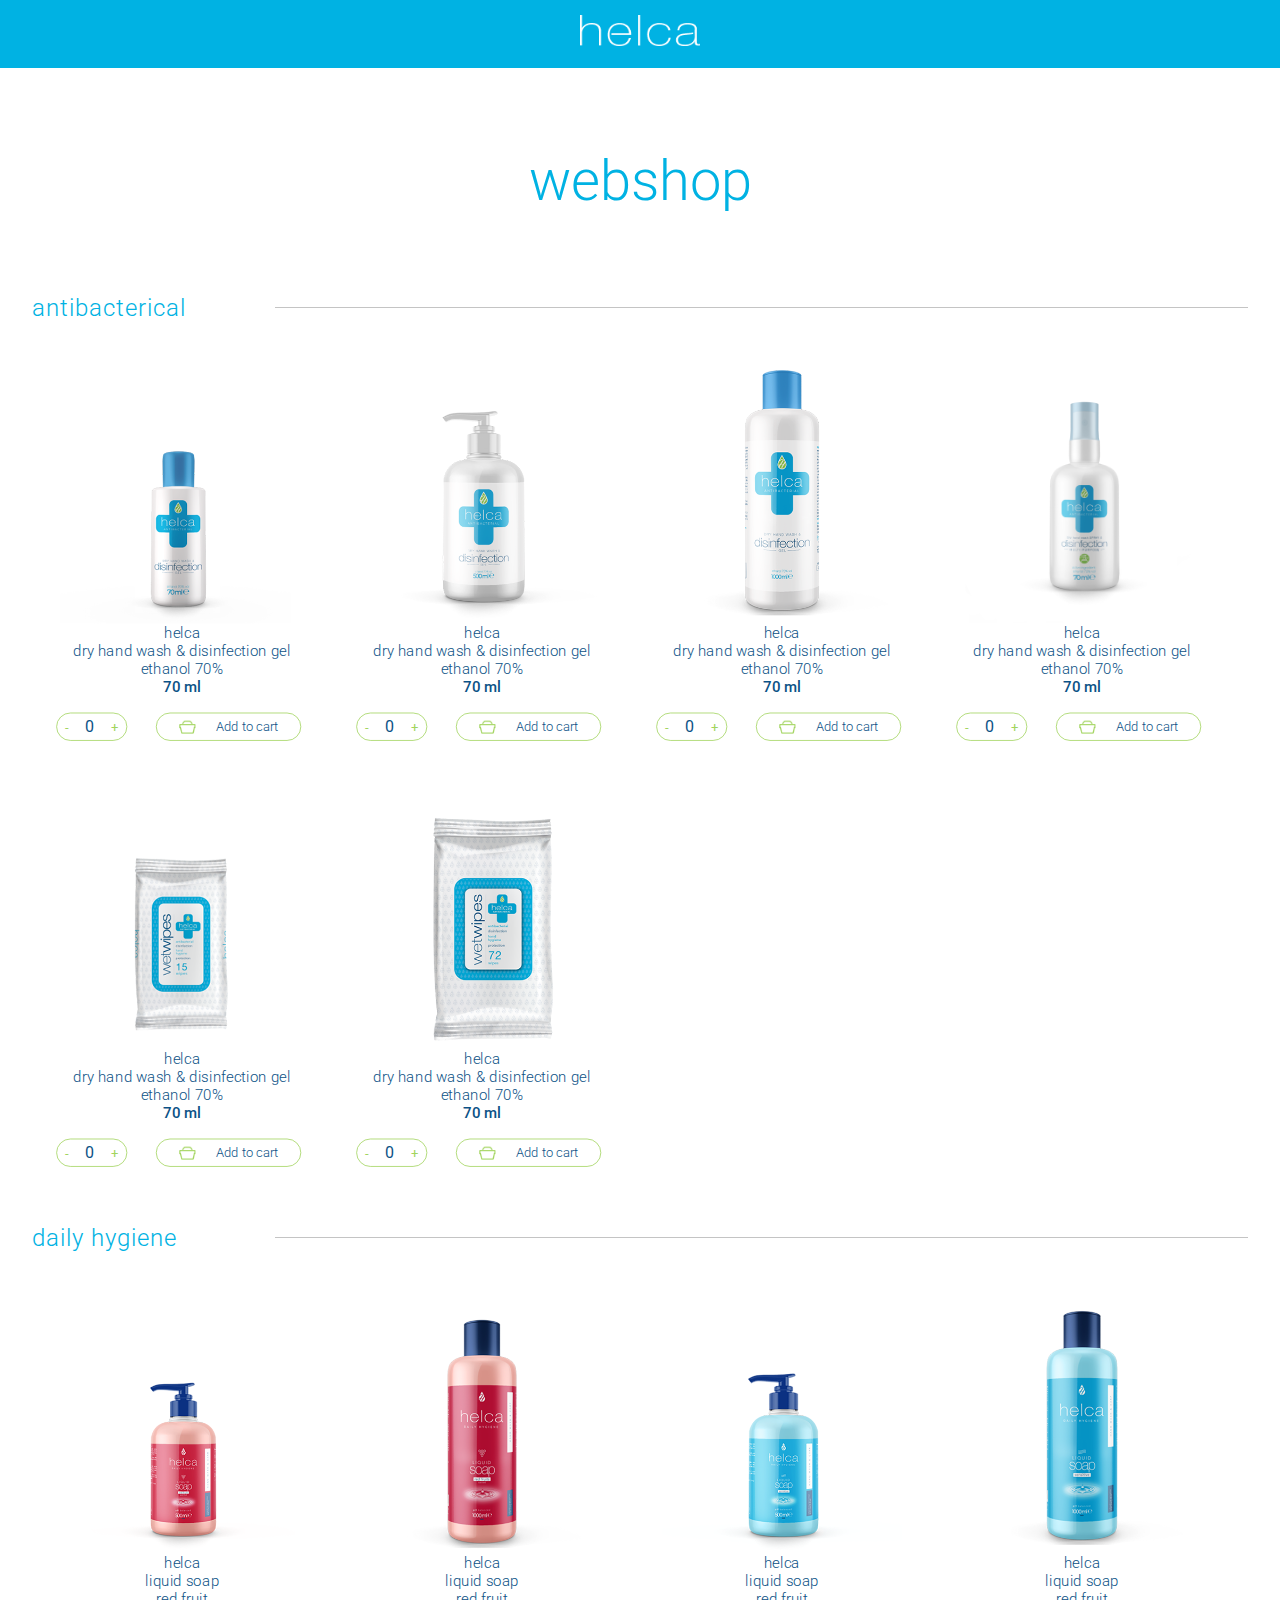
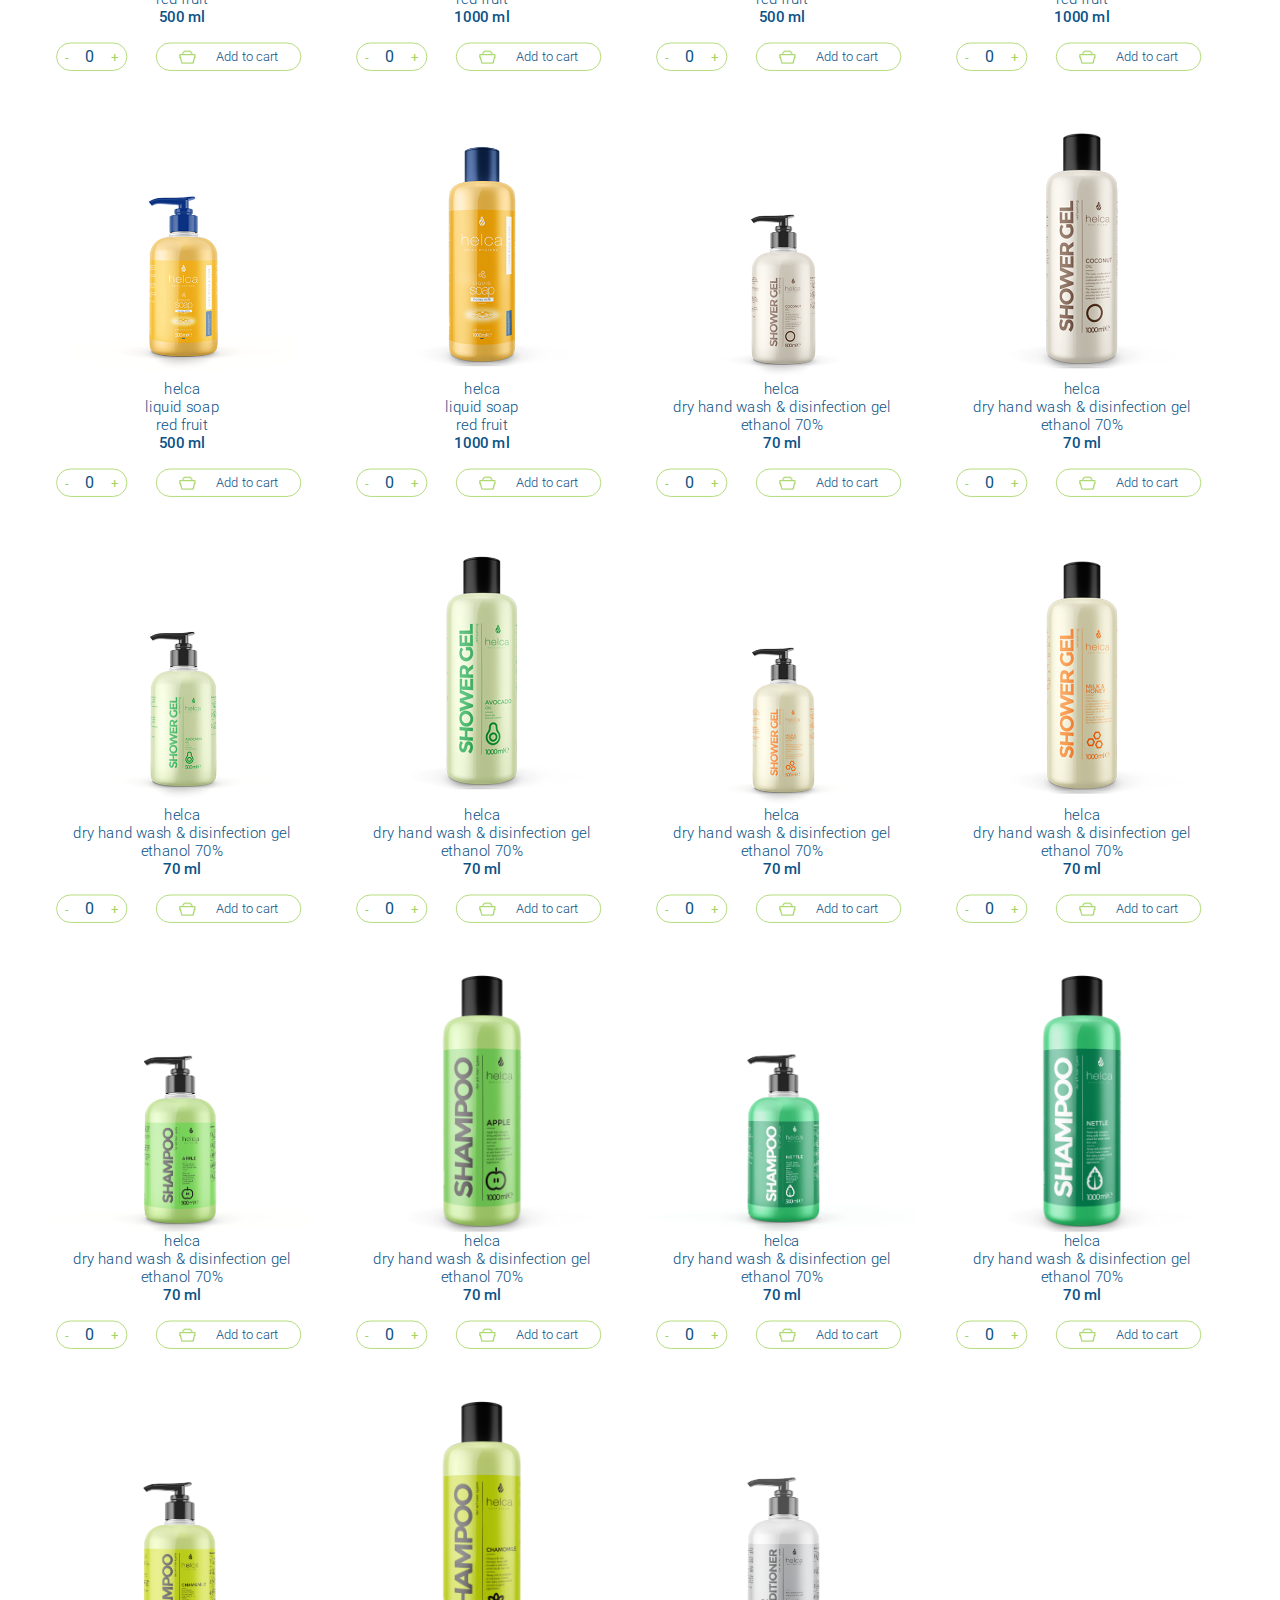
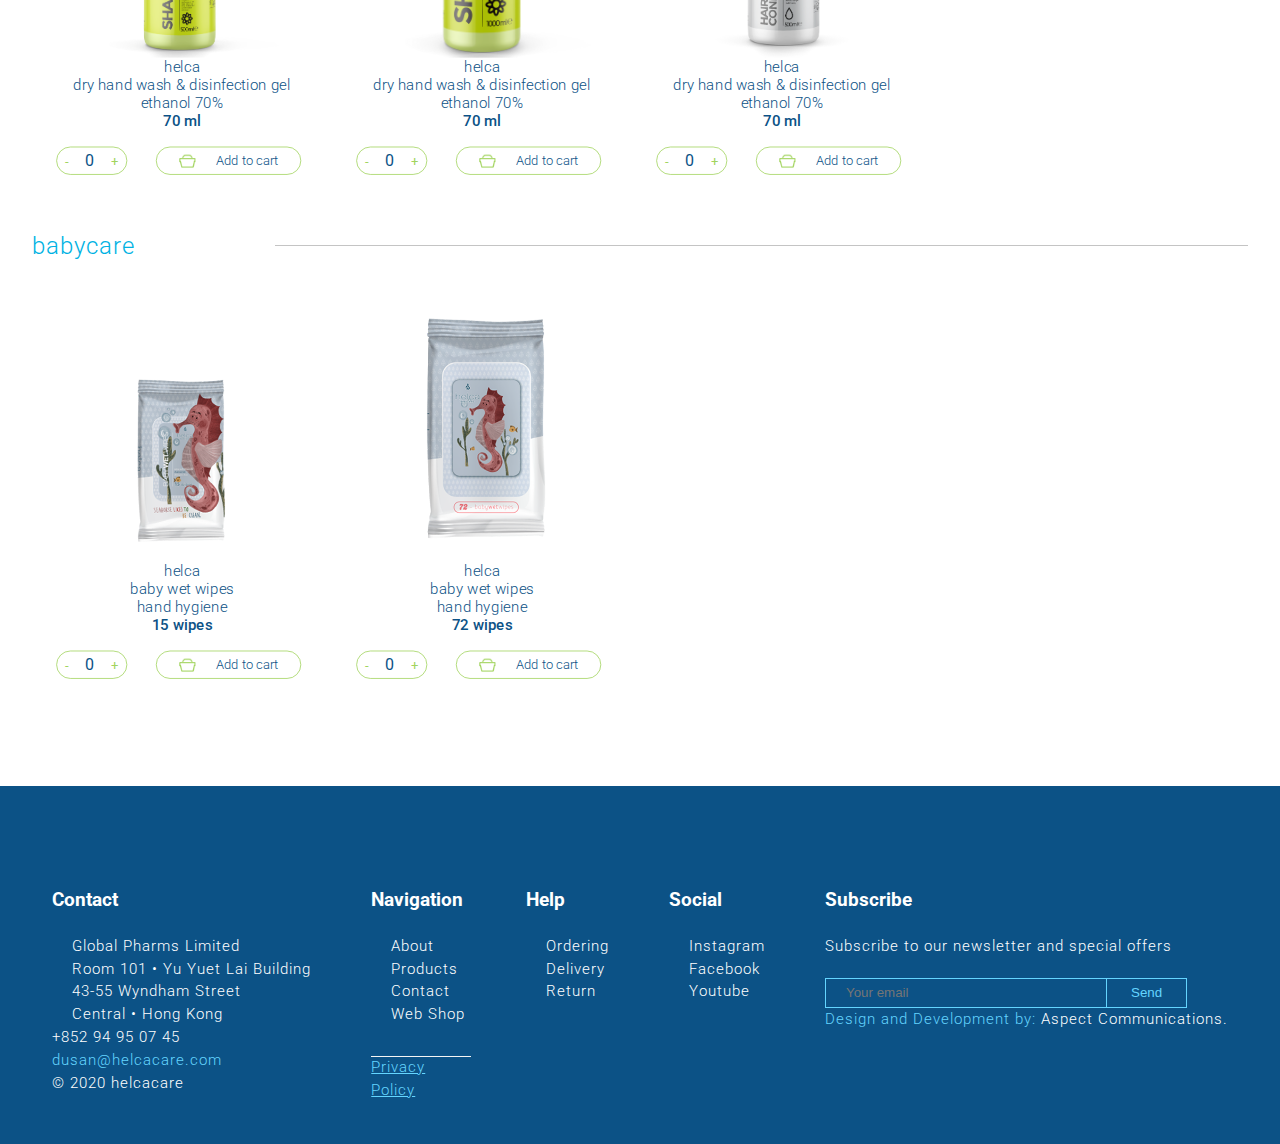
<file: webshop.html>
<!DOCTYPE html>
<html lang="en">
	<head>
		<meta charset="UTF-8" />
		<meta name="viewport" content="width=device-width, initial-scale=1.0" />
		<link rel="stylesheet" href="css/owl.carousel.min.css" />
		<link rel="stylesheet" href="css/owl.theme.default.min.css" />
		<link
			rel="stylesheet"
			href="https://use.fontawesome.com/releases/v5.8.2/css/all.css"
			integrity="sha384-oS3vJWv+0UjzBfQzYUhtDYW+Pj2yciDJxpsK1OYPAYjqT085Qq/1cq5FLXAZQ7Ay"
			crossorigin="anonymous"
		/>
		<link rel="stylesheet" href="style.css" />

		<title>HELCA</title>
	</head>
	<body>
		<!-- NAV -->

		<nav class="navbar">
			<a class="logo" href="index.html"
				><img src="img/nav-logo.png" alt=""
			/></a>
			<div class="dropdown" id="navbar-toggle">
				<ul class="topnav">
					<li><a class="nav-link" href="about.html">about</a></li>
					<li><a class="nav-link" href="products.html">products</a></li>
					<li><a class="nav-link" href="contact.html">contact</a></li>
					<li><a class="nav-link" href="webshop.html">web shop</a></li>
				</ul>
				<div class="right">
					<img src="img/search.png" alt="" />
					<div class="socials">
						<a href=""><img src="img/instagram.png" alt="" /></a>
						<a href=""><img src="img/facebook.png" alt="" /></a>
						<a href=""><img src="img/youtube.png" alt="" /></a>
					</div>
					<div class="shop">
						<img src="img/shoping-cart.png" alt="" />
						<p class="active">0</p>
					</div>
					<div class="lang">
						<a href="" class="fr" id="fr">FR<span>/</span></a
						><a href="" class="en active" id="en">EN<span>/</span></a>
						<a href="" class="cn" id="cn">CN</a>
					</div>
				</div>
			</div>

			<div class="dropdownLink">
				<a href="javascript:void(0)"><i class="fas fa-bars"></i></a>
			</div>
		</nav>
		<section class="webshop-page">
			<aside id="side-nav">
				<a href="#antibacterical"
					><img src="img/blue-logo-round.png" alt=""
				/></a>
				<a href="#hygiene"><img src="img/green-logo-round.png" alt="" /></a>
				<a href="#babycare"><img src="img/pink-logo-round.png" alt="" /></a>
			</aside>
			<h1>webshop</h1>
			<div class="divider" id="antibacterical">
				<h4>antibacterical</h4>
				<div></div>
			</div>

			<section class="product-list">
				<article class="prod-shop">
					<div class="prod-card">
						<div class="prod-img">
							<img
								src="img/products-shop/Helca Dry Hand Wash and Disinfection Gel 70ml ENG Mockup 018 2.png"
								alt=""
							/>
						</div>
						<div class="prod-text">
							<p class="helca">helca</p>
							<p class="prod-name">dry hand wash & disinfection gel</p>
							<p class="prod-spec">ethanol 70%</p>
							<p class="prod-volume">70 ml</p>
							<div class="quantity border">
								<span class="remove">-</span>
								<input type="number" id="1" value="0" min="0" max="999" />

								<span class="add">+</span>
							</div>
							<div class="add-cart border">
								<img src="img/products-shop/add-to-cart.png" alt="" />
								<a href="">Add to cart</a>
							</div>
						</div>
					</div>
					<div class="prod-card">
						<div class="prod-img">
							<img
								src="img/products-shop/Helca Dry Hand Wash and Disinfection Gel 500ml ENG Mockup 014 1.png"
								alt=""
							/>
						</div>
						<div class="prod-text">
							<p class="helca">helca</p>
							<p class="prod-name">dry hand wash & disinfection gel</p>
							<p class="prod-spec">ethanol 70%</p>
							<p class="prod-volume">70 ml</p>
							<div class="quantity border">
								<span class="remove">-</span>
								<input type="number" id="2" value="0" min="0" max="999" />

								<span class="add">+</span>
							</div>
							<div class="add-cart border">
								<img src="img/products-shop/add-to-cart.png" alt="" />
								<a href="">Add to cart</a>
							</div>
						</div>
					</div>

					<div class="prod-card">
						<div class="prod-img">
							<img
								src="img/products-shop/Helca Dry Hand Wash and Disinfection Gel 1000ml Mockup ENG 015 1.png"
								alt=""
							/>
						</div>
						<div class="prod-text">
							<p class="helca">helca</p>
							<p class="prod-name">dry hand wash & disinfection gel</p>
							<p class="prod-spec">ethanol 70%</p>
							<p class="prod-volume">70 ml</p>
							<div class="quantity border">
								<span class="remove">-</span>
								<input type="number" id="2" value="0" min="0" max="999" />

								<span class="add">+</span>
							</div>
							<div class="add-cart border">
								<img src="img/products-shop/add-to-cart.png" alt="" />
								<a href="">Add to cart</a>
							</div>
						</div>
					</div>

					<div class="prod-card">
						<div class="prod-img">
							<img
								src="img/products-shop/Helca Antibacterial Spray 70ml Mockup ENG 001 1.png"
								alt=""
							/>
						</div>
						<div class="prod-text">
							<p class="helca">helca</p>
							<p class="prod-name">dry hand wash & disinfection gel</p>
							<p class="prod-spec">ethanol 70%</p>
							<p class="prod-volume">70 ml</p>
							<div class="quantity border">
								<span class="remove">-</span>
								<input type="number" id="2" value="0" min="0" max="999" />

								<span class="add">+</span>
							</div>
							<div class="add-cart border">
								<img src="img/products-shop/add-to-cart.png" alt="" />
								<a href="">Add to cart</a>
							</div>
						</div>
					</div>

					<div class="prod-card">
						<div class="prod-img">
							<img
								src="img/products-shop/Helca Antibacterial Alcohol Wet Wipes 15pcs 014 ENG Mockup 1.png"
								alt=""
							/>
						</div>
						<div class="prod-text">
							<p class="helca">helca</p>
							<p class="prod-name">dry hand wash & disinfection gel</p>
							<p class="prod-spec">ethanol 70%</p>
							<p class="prod-volume">70 ml</p>
							<div class="quantity border">
								<span class="remove">-</span>
								<input type="number" id="2" value="0" min="0" max="999" />

								<span class="add">+</span>
							</div>
							<div class="add-cart border">
								<img src="img/products-shop/add-to-cart.png" alt="" />
								<a href="">Add to cart</a>
							</div>
						</div>
					</div>

					<div class="prod-card">
						<div class="prod-img">
							<img
								src="img/products-shop/Helca Antibacterial Alcohol Wet Wipes 72pcs ENG Mockup 008 1.png"
								alt=""
							/>
						</div>
						<div class="prod-text">
							<p class="helca">helca</p>
							<p class="prod-name">dry hand wash & disinfection gel</p>
							<p class="prod-spec">ethanol 70%</p>
							<p class="prod-volume">70 ml</p>
							<div class="quantity border">
								<span class="remove">-</span>
								<input type="number" id="2" value="0" min="0" max="999" />

								<span class="add">+</span>
							</div>
							<div class="add-cart border">
								<img src="img/products-shop/add-to-cart.png" alt="" />
								<a href="">Add to cart</a>
							</div>
						</div>
					</div>
				</article>
			</section>

			<div class="divider" id="hygiene">
				<h4>daily hygiene</h4>
				<div></div>
			</div>

			<section class="product-list">
				<article class="prod-shop">
					<div class="prod-card">
						<div class="prod-img">
							<img
								src="img/products-shop/Helca Liquid Soap Red Fruit 500ml Mockup 001.png"
								alt=""
							/>
						</div>
						<div class="prod-text">
							<p class="helca">helca</p>
							<p class="prod-name">liquid soap</p>
							<p class="prod-spec">red fruit</p>
							<p class="prod-volume">500 ml</p>
							<div class="quantity border">
								<span class="remove">-</span>
								<input type="number" id="1" value="0" min="0" max="999" />

								<span class="add">+</span>
							</div>
							<div class="add-cart border">
								<img src="img/products-shop/add-to-cart.png" alt="" />
								<a href="">Add to cart</a>
							</div>
						</div>
					</div>
					<div class="prod-card">
						<div class="prod-img">
							<img
								src="img/products-shop/Helca Liquid Soap Red Fruit 1000ml Mockup 001.png"
								alt=""
							/>
						</div>
						<div class="prod-text">
							<p class="helca">helca</p>
							<p class="prod-name">liquid soap</p>
							<p class="prod-spec">red fruit</p>
							<p class="prod-volume">1000 ml</p>
							<div class="quantity border">
								<span class="remove">-</span>
								<input type="number" id="2" value="0" min="0" max="999" />

								<span class="add">+</span>
							</div>
							<div class="add-cart border">
								<img src="img/products-shop/add-to-cart.png" alt="" />
								<a href="">Add to cart</a>
							</div>
						</div>
					</div>

					<div class="prod-card">
						<div class="prod-img">
							<img
								src="img/products-shop/Helca Liquid Soap Sensitive 500ml Mockup 001.png"
								alt=""
							/>
						</div>
						<div class="prod-text">
							<p class="helca">helca</p>
							<p class="prod-name">liquid soap</p>
							<p class="prod-spec">red fruit</p>
							<p class="prod-volume">500 ml</p>
							<div class="quantity border">
								<span class="remove">-</span>
								<input type="number" id="1" value="0" min="0" max="999" />

								<span class="add">+</span>
							</div>
							<div class="add-cart border">
								<img src="img/products-shop/add-to-cart.png" alt="" />
								<a href="">Add to cart</a>
							</div>
						</div>
					</div>
					<div class="prod-card">
						<div class="prod-img">
							<img
								src="img/products-shop/Helca Liquid Soap Sensitive 1000ml Mockup 001.png"
								alt=""
							/>
						</div>
						<div class="prod-text">
							<p class="helca">helca</p>
							<p class="prod-name">liquid soap</p>
							<p class="prod-spec">red fruit</p>
							<p class="prod-volume">1000 ml</p>
							<div class="quantity border">
								<span class="remove">-</span>
								<input type="number" id="2" value="0" min="0" max="999" />

								<span class="add">+</span>
							</div>
							<div class="add-cart border">
								<img src="img/products-shop/add-to-cart.png" alt="" />
								<a href="">Add to cart</a>
							</div>
						</div>
					</div>

					<div class="prod-card">
						<div class="prod-img">
							<img
								src="img/products-shop/Helca Liquid Soap Honey Milk 500ml Mockup 001.png"
								alt=""
							/>
						</div>
						<div class="prod-text">
							<p class="helca">helca</p>
							<p class="prod-name">liquid soap</p>
							<p class="prod-spec">red fruit</p>
							<p class="prod-volume">500 ml</p>
							<div class="quantity border">
								<span class="remove">-</span>
								<input type="number" id="1" value="0" min="0" max="999" />

								<span class="add">+</span>
							</div>
							<div class="add-cart border">
								<img src="img/products-shop/add-to-cart.png" alt="" />
								<a href="">Add to cart</a>
							</div>
						</div>
					</div>
					<div class="prod-card">
						<div class="prod-img">
							<img
								src="img/products-shop/Helca Liquid Soap Honey Milk 1000ml Mockup 001.png"
								alt=""
							/>
						</div>
						<div class="prod-text">
							<p class="helca">helca</p>
							<p class="prod-name">liquid soap</p>
							<p class="prod-spec">red fruit</p>
							<p class="prod-volume">1000 ml</p>
							<div class="quantity border">
								<span class="remove">-</span>
								<input type="number" id="2" value="0" min="0" max="999" />

								<span class="add">+</span>
							</div>
							<div class="add-cart border">
								<img src="img/products-shop/add-to-cart.png" alt="" />
								<a href="">Add to cart</a>
							</div>
						</div>
					</div>

					<div class="prod-card">
						<div class="prod-img">
							<img
								src="img/products-shop/Helca Shower Gel Coconut Oil 500ml Mockup 001.png"
								alt=""
							/>
						</div>
						<div class="prod-text">
							<p class="helca">helca</p>
							<p class="prod-name">dry hand wash & disinfection gel</p>
							<p class="prod-spec">ethanol 70%</p>
							<p class="prod-volume">70 ml</p>
							<div class="quantity border">
								<span class="remove">-</span>
								<input type="number" id="1" value="0" min="0" max="999" />

								<span class="add">+</span>
							</div>
							<div class="add-cart border">
								<img src="img/products-shop/add-to-cart.png" alt="" />
								<a href="">Add to cart</a>
							</div>
						</div>
					</div>
					<div class="prod-card">
						<div class="prod-img">
							<img
								src="img/products-shop/Helca Shower Gel Coconut Oil 1000ml Mockup 001.png"
								alt=""
							/>
						</div>
						<div class="prod-text">
							<p class="helca">helca</p>
							<p class="prod-name">dry hand wash & disinfection gel</p>
							<p class="prod-spec">ethanol 70%</p>
							<p class="prod-volume">70 ml</p>
							<div class="quantity border">
								<span class="remove">-</span>
								<input type="number" id="2" value="0" min="0" max="999" />

								<span class="add">+</span>
							</div>
							<div class="add-cart border">
								<img src="img/products-shop/add-to-cart.png" alt="" />
								<a href="">Add to cart</a>
							</div>
						</div>
					</div>

					<div class="prod-card">
						<div class="prod-img">
							<img
								src="img/products-shop/Helca Shower Avocado Oil 500ml Mockup 001.png"
								alt=""
							/>
						</div>
						<div class="prod-text">
							<p class="helca">helca</p>
							<p class="prod-name">dry hand wash & disinfection gel</p>
							<p class="prod-spec">ethanol 70%</p>
							<p class="prod-volume">70 ml</p>
							<div class="quantity border">
								<span class="remove">-</span>
								<input type="number" id="1" value="0" min="0" max="999" />

								<span class="add">+</span>
							</div>
							<div class="add-cart border">
								<img src="img/products-shop/add-to-cart.png" alt="" />
								<a href="">Add to cart</a>
							</div>
						</div>
					</div>
					<div class="prod-card">
						<div class="prod-img">
							<img
								src="img/products-shop/Helca Shower Avocado Oil 1000ml Mockup 001.png"
								alt=""
							/>
						</div>
						<div class="prod-text">
							<p class="helca">helca</p>
							<p class="prod-name">dry hand wash & disinfection gel</p>
							<p class="prod-spec">ethanol 70%</p>
							<p class="prod-volume">70 ml</p>
							<div class="quantity border">
								<span class="remove">-</span>
								<input type="number" id="2" value="0" min="0" max="999" />

								<span class="add">+</span>
							</div>
							<div class="add-cart border">
								<img src="img/products-shop/add-to-cart.png" alt="" />
								<a href="">Add to cart</a>
							</div>
						</div>
					</div>

					<div class="prod-card">
						<div class="prod-img">
							<img
								src="img/products-shop/Helca Shower MilkHoney 500ml Mockup 001.png"
								alt=""
							/>
						</div>
						<div class="prod-text">
							<p class="helca">helca</p>
							<p class="prod-name">dry hand wash & disinfection gel</p>
							<p class="prod-spec">ethanol 70%</p>
							<p class="prod-volume">70 ml</p>
							<div class="quantity border">
								<span class="remove">-</span>
								<input type="number" id="1" value="0" min="0" max="999" />

								<span class="add">+</span>
							</div>
							<div class="add-cart border">
								<img src="img/products-shop/add-to-cart.png" alt="" />
								<a href="">Add to cart</a>
							</div>
						</div>
					</div>
					<div class="prod-card">
						<div class="prod-img">
							<img
								src="img/products-shop/Helca Shower MilkHoney 1000ml Mockup 001.png"
								alt=""
							/>
						</div>
						<div class="prod-text">
							<p class="helca">helca</p>
							<p class="prod-name">dry hand wash & disinfection gel</p>
							<p class="prod-spec">ethanol 70%</p>
							<p class="prod-volume">70 ml</p>
							<div class="quantity border">
								<span class="remove">-</span>
								<input type="number" id="2" value="0" min="0" max="999" />

								<span class="add">+</span>
							</div>
							<div class="add-cart border">
								<img src="img/products-shop/add-to-cart.png" alt="" />
								<a href="">Add to cart</a>
							</div>
						</div>
					</div>

					<div class="prod-card">
						<div class="prod-img">
							<img
								src="img/products-shop/Helca Shampoo Apple 500ml Mockup 003.png"
								alt=""
							/>
						</div>
						<div class="prod-text">
							<p class="helca">helca</p>
							<p class="prod-name">dry hand wash & disinfection gel</p>
							<p class="prod-spec">ethanol 70%</p>
							<p class="prod-volume">70 ml</p>
							<div class="quantity border">
								<span class="remove">-</span>
								<input type="number" id="1" value="0" min="0" max="999" />

								<span class="add">+</span>
							</div>
							<div class="add-cart border">
								<img src="img/products-shop/add-to-cart.png" alt="" />
								<a href="">Add to cart</a>
							</div>
						</div>
					</div>
					<div class="prod-card">
						<div class="prod-img">
							<img
								src="img/products-shop/Helca Shampoo Apple 1000ml Mockup 002.png"
								alt=""
							/>
						</div>
						<div class="prod-text">
							<p class="helca">helca</p>
							<p class="prod-name">dry hand wash & disinfection gel</p>
							<p class="prod-spec">ethanol 70%</p>
							<p class="prod-volume">70 ml</p>
							<div class="quantity border">
								<span class="remove">-</span>
								<input type="number" id="2" value="0" min="0" max="999" />

								<span class="add">+</span>
							</div>
							<div class="add-cart border">
								<img src="img/products-shop/add-to-cart.png" alt="" />
								<a href="">Add to cart</a>
							</div>
						</div>
					</div>

					<div class="prod-card">
						<div class="prod-img">
							<img
								src="img/products-shop/Helca Shampoo Nettle 500ml Mockup 003.png"
								alt=""
							/>
						</div>
						<div class="prod-text">
							<p class="helca">helca</p>
							<p class="prod-name">dry hand wash & disinfection gel</p>
							<p class="prod-spec">ethanol 70%</p>
							<p class="prod-volume">70 ml</p>
							<div class="quantity border">
								<span class="remove">-</span>
								<input type="number" id="1" value="0" min="0" max="999" />

								<span class="add">+</span>
							</div>
							<div class="add-cart border">
								<img src="img/products-shop/add-to-cart.png" alt="" />
								<a href="">Add to cart</a>
							</div>
						</div>
					</div>
					<div class="prod-card">
						<div class="prod-img">
							<img
								src="img/products-shop/Helca Shampoo Nettle 1000ml Mockup 002.png"
								alt=""
							/>
						</div>
						<div class="prod-text">
							<p class="helca">helca</p>
							<p class="prod-name">dry hand wash & disinfection gel</p>
							<p class="prod-spec">ethanol 70%</p>
							<p class="prod-volume">70 ml</p>
							<div class="quantity border">
								<span class="remove">-</span>
								<input type="number" id="2" value="0" min="0" max="999" />

								<span class="add">+</span>
							</div>
							<div class="add-cart border">
								<img src="img/products-shop/add-to-cart.png" alt="" />
								<a href="">Add to cart</a>
							</div>
						</div>
					</div>

					<div class="prod-card">
						<div class="prod-img">
							<img
								src="img/products-shop/Helca Shampoo Chamomile 500ml Mockup 003.png"
								alt=""
							/>
						</div>
						<div class="prod-text">
							<p class="helca">helca</p>
							<p class="prod-name">dry hand wash & disinfection gel</p>
							<p class="prod-spec">ethanol 70%</p>
							<p class="prod-volume">70 ml</p>
							<div class="quantity border">
								<span class="remove">-</span>
								<input type="number" id="1" value="0" min="0" max="999" />

								<span class="add">+</span>
							</div>
							<div class="add-cart border">
								<img src="img/products-shop/add-to-cart.png" alt="" />
								<a href="">Add to cart</a>
							</div>
						</div>
					</div>
					<div class="prod-card">
						<div class="prod-img">
							<img
								src="img/products-shop/Helca Shampoo Chamomile 1000ml Mockup 002.png"
								alt=""
							/>
						</div>
						<div class="prod-text">
							<p class="helca">helca</p>
							<p class="prod-name">dry hand wash & disinfection gel</p>
							<p class="prod-spec">ethanol 70%</p>
							<p class="prod-volume">70 ml</p>
							<div class="quantity border">
								<span class="remove">-</span>
								<input type="number" id="2" value="0" min="0" max="999" />

								<span class="add">+</span>
							</div>
							<div class="add-cart border">
								<img src="img/products-shop/add-to-cart.png" alt="" />
								<a href="">Add to cart</a>
							</div>
						</div>
					</div>
					<div class="prod-card">
						<div class="prod-img">
							<img
								src="img/products-shop/Helca Hair Conditioner 500ml Mockup 001 2.png"
								alt=""
							/>
						</div>
						<div class="prod-text">
							<p class="helca">helca</p>
							<p class="prod-name">dry hand wash & disinfection gel</p>
							<p class="prod-spec">ethanol 70%</p>
							<p class="prod-volume">70 ml</p>
							<div class="quantity border">
								<span class="remove">-</span>
								<input type="number" id="1" value="0" min="0" max="999" />

								<span class="add">+</span>
							</div>
							<div class="add-cart border">
								<img src="img/products-shop/add-to-cart.png" alt="" />
								<a href="">Add to cart</a>
							</div>
						</div>
					</div>
				</article>
			</section>
			<div class="divider" id="babycare">
				<h4>babycare</h4>
				<div></div>
			</div>

			<section class="product-list">
				<article class="prod-shop">
					<div class="prod-card">
						<div class="prod-img">
							<img
								src="img/products-shop/Helca Baby Wet Wipes 15pcs Mockup 001 1.png"
								alt=""
							/>
						</div>
						<div class="prod-text">
							<p class="helca">helca</p>
							<p class="prod-name">baby wet wipes</p>
							<p class="prod-spec">hand hygiene</p>
							<p class="prod-volume">15 wipes</p>
							<div class="quantity border">
								<span class="remove">-</span>
								<input type="number" id="1" value="0" min="0" max="999" />

								<span class="add">+</span>
							</div>
							<div class="add-cart border">
								<img src="img/products-shop/add-to-cart.png" alt="" />
								<a href="">Add to cart</a>
							</div>
						</div>
					</div>
					<div class="prod-card">
						<div class="prod-img">
							<img
								src="img/products-shop/Helca Baby Wet Wipes 72pcs Mockup 006 1.png"
								alt=""
							/>
						</div>
						<div class="prod-text">
							<p class="helca">helca</p>
							<p class="prod-name">baby wet wipes</p>
							<p class="prod-spec">hand hygiene</p>
							<p class="prod-volume">72 wipes</p>
							<div class="quantity border">
								<span class="remove">-</span>
								<input type="number" id="2" value="0" min="0" max="999" />

								<span class="add">+</span>
							</div>
							<div class="add-cart border">
								<img src="img/products-shop/add-to-cart.png" alt="" />
								<a href="">Add to cart</a>
							</div>
						</div>
					</div>
				</article>
			</section>
		</section>

		<!-- FOOTER -->

		<footer>
			<div class="row">
				<article>
					<h4>Contact</h4>
					<div>
						<ul>
							<li>Global Pharms Limited</li>
							<li>Room 101 • Yu Yuet Lai Building</li>
							<li>43-55 Wyndham Street</li>
							<li>Central • Hong Kong</li>
						</ul>
						<div class="contact">
							<a href="tel:+85294950745">+852 94 95 07 45</a>
							<a class="blue" href="mailto:dusan@helcacare.com"
								>dusan@helcacare.com</a
							>
							<p>&copy; 2020 helcacare</p>
						</div>
					</div>
				</article>
				<article>
					<h4>Navigation</h4>
					<div>
						<ul>
							<li><a href="">About</a></li>
							<li><a href="">Products</a></li>
							<li><a href="">Contact</a></li>
							<li><a href="">Web Shop</a></li>
						</ul>
						<a class="blue underline" href="">Privacy Policy</a>
					</div>
				</article>
				<article>
					<h4>Help</h4>
					<ul>
						<li><a href="">Ordering</a></li>
						<li><a href="">Delivery</a></li>
						<li><a href="">Return</a></li>
					</ul>
				</article>
				<article>
					<h4>Social</h4>
					<ul>
						<li><a href="">Instagram</a></li>
						<li><a href="">Facebook</a></li>
						<li><a href="">Youtube</a></li>
					</ul>
				</article>
				<article>
					<h4>Subscribe</h4>
					<div>
						<form action="">
							<p>Subscribe to our newsletter and special offers</p>
							<input type="email" required placeholder="Your email" /><button>
								Send
							</button>
						</form>

						<a class="blue" href=""
							>Design and Development by:
							<span> Aspect Communications.</span></a
						>
					</div>
				</article>
			</div>
		</footer>
		<script
			src="https://code.jquery.com/jquery-3.5.1.min.js"
			integrity="sha256-9/aliU8dGd2tb6OSsuzixeV4y/faTqgFtohetphbbj0="
			crossorigin="anonymous"
		></script>
		<script src="js/jquery.visible.min.js"></script>
		<script src="js/owl.carousel.min.js"></script>
		<script src="js/main.js"></script>
	</body>
</html>
</file>
<file: style.css>
@import url("https://fonts.googleapis.com/css2?family=Roboto:wght@300;400;500;700&display=swap");

:root {
	--bg-blue: #00b2e3; /* rgb(0,178,227,1)*/
	--text-blue: #64d5ff; /*rgba(100,213,255,1)*/
	--bg-white: #e5e5e5; /*rgba(rgba 0.9, 0.9, 0.9, 1.0)*/
	--deep-blue: #0c5286; /*rgb(12,82,134,1)*/
	--bg-green: #a2d45e; /*rgb(162,212,94,1)*/
	--bg-pink: #ffb98e; /*rgb(255,185,142,1)*/
	--black-text: black;
	--gray: #c4c4c4;
	--gray-background: #f5f5f5; /*rgba(245,245,245,1)*/
	--font: "Roboto", Arial, Helvetica, "Open Sans";
	--font-size: 16px;
	--spacer: 25px;
	--font-headings: calc(var(--font-size) * 4.5);
	--font-headings2: calc(var(--font-size) * 4);
	--font-headings-diagonal: calc(var(--font-size) * 6.25);

	--border: 1px solid black;
	--transition: 0.5s ease-in-out;
}
html {
	scroll-behavior: smooth;
}
* {
	margin: 0;
	padding: 0;
	box-sizing: border-box;
}
body {
	/* overflow-x: hidden; */
	font-family: var(--font);
	font-size: var(--font-size);
	overflow-x: hidden;
	font-family: "Roboto", Arial, Helvetica, "Open Sans";
	font-size: 16px;
}
a {
	text-decoration: none;
	color: white;
}
p {
	color: white;
}
h1,
h2,
h3,
h4,
h5,
h6 {
	color: var(--bg-blue);
}
ul {
	list-style: none;
}
.unlink {
	text-decoration: none;
}
nav .active {
	color: var(--text-blue) !important;
}

.btn {
	background: var(--deep-blue);
	background-color: #0c5286;
	border: none;
	color: white;

	border-radius: 7px;
	font-size: 1rem;
	letter-spacing: 1.5px;
}
.vertical h2 {
	font-size: 4.5rem;
	font-weight: 300;
	letter-spacing: 2px;
}
.show {
	opacity: 0.95;
}
.container {
	width: 80%;
	margin: 0 auto;
}

/***************
       NAV
****************/
nav {
	background-color: var(--bg-blue);
	background-color: #00b2e3;
	display: flex;
	justify-content: space-between;
	align-items: center;
	padding: 15px 50px;

	position: relative;
	z-index: 100 !important;
}
nav .dropdownLink {
	display: none;
}
.navbar .dropdown {
	display: flex;

	flex: 0 0 70%;
	justify-content: space-between;
	align-items: center;
}
nav .logo {
	flex: 0 0 30%;
	font-size: 1.8rem;
	font-weight: 300;
}
nav .logo img {
	width: 120px;
}

nav .dropdown .topnav {
	display: flex;
	justify-content: center;
	flex: 0 0 50%;
}
nav .topnav li {
	margin-right: 50px;
}
nav .topnav li:last-child {
	margin-right: 0px;
}
nav .right {
	flex: 0 0 40%;
	display: flex;
	align-items: center;
	justify-content: space-between;
}
nav .right .socials {
	display: flex;
	align-items: center;
}

nav .right .socials a {
	margin-right: 1rem;
}
nav .right .shop {
	display: flex;
	justify-content: space-between;
	align-items: center;
}
nav .right .shop p {
	margin-left: 1rem;
	border: 1px solid white;
	width: 30px;
	height: 30px;
	line-height: 30px;
	text-align: center;
	border-radius: 50%;
}

nav .right .lang span {
	margin: 0 5px;
	color: white !important;
}
/******************
    HEADER
*******************/
header {
	margin-top: 50px;
	display: flex;
	align-items: center;
	justify-content: space-between;
	flex-wrap: wrap;
	position: relative;
}
header article {
	width: 50%;
}
header .left {
	text-align: center;
	display: flex;
	justify-content: center;
	align-items: center;
	/* border: var(--border); */
	position: relative;
}
header .left .owl-carousel .item img {
	width: 90%;
	height: auto;
	margin: 0 auto;
}

/* LOGO */
header .logo-round {
	position: absolute;
	width: 20%;
	left: 50%;
	top: 50%;
	transform: translate(-50%, -50%);
	-webkit-transform: translate(-50%, -50%);
	-ms-transform: translate(-50%, -50%);
	-moz-transform: translate(-50%, -50%);
	-o-transform: translate(-50%, -50%);
	z-index: 99;
}

/* SLIDER */
header .slide {
	position: relative;
	/* border: var(--border); */
}
.slide .owl-carousel {
	width: 60%;
	margin: auto;
	padding: 0 30px;
}

.slide .owl-carousel .item {
	margin: 0 auto 0 auto;
	text-align: center;
}
.text-black {
	color: var(--black-text) !important;
	transition: 0.4s all ease-in-out;
}
.text-blue {
	color: var(--text-blue) !important;
	transition: 0.4s all ease-in-out;
}

.item h2 {
	font-size: 3.5rem;
	font-weight: 300;
	margin-bottom: 50px;
	color: white;
	transition: 0.5s all ease-in-out;
}
.item p {
	font-size: 0.85rem;
	transition: 0.5s all ease-in-out;
	letter-spacing: 1.3px;
	margin-bottom: 50px;
}
.slide .owl-carousel .item .btn {
	padding: 15px 30px;
	font-size: 0.9rem;
}
.slide .owl-carousel .owl-dots {
	margin-top: 50px !important;
}
header .left .float-bg {
	position: absolute;
	z-index: -1;
	width: 100%;
	height: 100%;
	background: var(--bg-blue);
	background-color: #00b2e3;
	transform: translate(100%, 0);
	-webkit-transform: translate(100%, 0);
	-ms-transform: translate(100%, -50%);
	-moz-transform: translate(100%, 0);
	-o-transform: translate(100%, 0);
}

/******************
    HEALTH
*******************/

section {
	display: flex;
	align-items: center;
	justify-content: center;
	flex-wrap: wrap;
}

.box-art article {
	flex: 0 0 50%;

	position: relative;
}
.box-art article::after {
	display: block;
	padding-top: 100%;
	content: "";
}

.box-art .square-wrapper {
	position: absolute;
	width: 100%;
	height: 100%;
	display: flex;
	flex-wrap: wrap;
	align-items: flex-end;
	justify-content: flex-end;
}
.box {
	flex: 0 0 50%;
	position: relative;
}
.box::after {
	display: block;
	content: "";
	padding-top: 100%;
}
.box .content {
	position: absolute;
	width: 100%;
	height: 100%;
	display: flex;
	align-items: center;
	justify-content: center;
	flex-direction: column;
	padding: 20px;
	text-align: center;
}
.box .content .float-cube {
	position: absolute;
	width: 100%;
	height: 100%;
	background-color: var(--deep-blue);
	color: #0c5286;
	z-index: -999;
}
.health .right {
	background-image: url(img/morning-img.png);
	background-size: cover;
	background-position: center;
}
.content h2,
.content h3,
.content p {
	color: var(--deep-blue);
	color: #0c5286;
}

.content h2 {
	font-size: 2.5rem;
	font-weight: 400;
	margin-bottom: 20px;
}
.content h3 {
	font-size: 2.2rem;
	margin-bottom: 20px;
}
.content p {
	font-size: 0.95rem;
}
.content img {
	width: 25%;
}
.blue {
}
.blue .content h2,
.blue .content p {
	color: white;
}
.right .box {
	background-color: rgba(255, 255, 255, 0.5);
}
#health .content img {
	display: none;
}

/******************
    WEB-NEWS
*******************/
.web-news {
	height: auto;
	background: var(--bg-green);
}
.web-news article {
	flex: 0 0 50%;
	height: 100%;
}
.webshop {
	display: flex;
	align-items: center;
	justify-content: center;
	position: relative;
}

.webshop .wrapper {
	display: flex;
	width: 80%;
	height: 100%;
	justify-content: center;
	align-items: center;
	flex-wrap: wrap;
}

.webshop .wrapper img {
	flex: 0 0 45%;
	width: 25%;
}
.webshop .wrapper .text {
	height: 100%;
	padding-left: 20px;
	flex: 0 0 50%;
}
.webshop .wrapper .text h3 {
	color: white;
	font-size: 2.2rem;
	font-weight: 300;
	margin-bottom: 20px;
}
.wrapper .text p {
	margin-bottom: 20px;
	font-size: 0.9;
	font-weight: 300;
}

.wrapper .text p:nth-child(3) {
	font-size: 1.1rem;
	font-weight: 400;
	margin-bottom: 10px;
}
.wrapper .text p:nth-child(4) {
	font-size: 1.2rem;
	font-weight: 400;
	margin-bottom: 30px;
}

.wrapper .text .btn {
	padding: 15px 40px;
	font-size: 0.95rem;
}
.webshop .vertical {
	padding: 10px;
	top: 35%;
}
.webshop .vertical h2 {
	color: white;
}

.vertical {
	position: absolute;

	top: 0;
	left: 0;
	font-size: 4.5rem;
	font-weight: 300;
	transform-origin: 0 0;

	transform: rotate(-90deg);
	-webkit-transform: rotate(-90deg);
	-ms-transform: rotate(-90deg);
	-moz-transform: rotate(-90deg);

	z-index: 90;
	-webkit-transform-origin: 0 0;
	-moz-transform-origin: 0 0;
	-ms-transform-origin: 0 0;
	-o-transform-origin: 0 0;
}
/* news */
.news {
	padding: 50px 100px 0 100px;
	position: relative;
	background-color: white;
	display: flex;
	align-items: center;
	flex-direction: column;
}
.news a {
	color: var(--deep-blue);
}
.news > a {
	padding-bottom: 30px;
	font-size: 1.5rem;
}
.news .vertical {
	top: 26%;
}
.news .vertical h2 {
	color: var(--bg-blue) !important;
}
.news .wrapper {
	display: flex;
	align-items: center;
	flex-wrap: wrap;

	justify-content: space-between;
}
.card {
	flex: 0 0 48%;
	margin-bottom: 30px;
}
.card-body {
	background: var(--gray-background);
	padding: 20px;
}
.card:nth-child(5),
.card:nth-child(6) {
	display: none;
}
.card-img img {
	display: block;
	width: 100%;
}
.card-headlines {
	display: flex;
	align-items: center;
	justify-content: space-between;
}
.card-headlines h4 {
	font-size: 1.7rem;
	font-weight: 400;
	color: var(--deep-blue);
}
.card-headlines p {
	font-size: 0.95rem;
	font-weight: 400;
	color: var(--deep-blue);
}

.card-text p.subtitle {
	color: var(--deep-blue);
	font-style: italic;
	font-size: 0.95rem;
	font-weight: 300;
	margin-bottom: 10px;
}
.card-text p:nth-child(2) {
	color: black;
	font-size: 0.85rem;
	margin-bottom: 20px;
}
.card-text .btn {
	width: 40%;
	height: 35px;
	font-size: 0.85rem;
}
.card-text .green {
	background-color: var(--bg-green);
	margin-left: 30px;
	color: var(--deep-blue);
}
/******************
    BRAND-LINES
*******************/

.round-logos {
	width: 85%;
	z-index: 99;
	margin: 0 auto;
	display: flex;
	align-items: center;
	justify-content: space-evenly;
}
.round-logos img {
	width: 25%;
}
.gray {
	height: 50%;
	width: 100%;
	background-color: var(--gray-background);
	position: absolute;
	top: 0;
	z-index: 1;
}
.brand-lines .vertical {
	top: 45%;
}
.brand-lines .left {
	position: relative;
}

.brand-lines .left p {
	color: var(--deep-blue);
	width: 70%;
	text-align: center;
	position: absolute;
	bottom: 10%;
	left: 50%;
	transform: translate(-50%, 0);
	font-size: 0.85rem;
}
.left .square-wrapper {
	position: absolute;
	width: 100%;
	height: 100%;
	display: flex;
	flex-wrap: wrap;
	align-items: center;
	justify-content: center;
}

.brand-lines .box .float {
	position: absolute;
	width: 100%;
	height: 100%;
	z-index: -10;
}
.one {
	z-index: 0;
}
.one img {
	width: 50%;
}
.one p {
	position: absolute;
	bottom: 50px;
}
.one .float {
	background-color: var(--bg-blue);
	position: absolute;
	left: 100%;
}
.two {
	background-color: white;
}
.two .float {
	z-index: 1;
	position: absolute;
}
.two img:first-child {
	width: 90%;
}
.two .logo-abs {
	position: absolute;
	bottom: 15px;
	right: 15px;
}
.three {
	z-index: 10;
}
.three .float {
	background-color: var(--gray-background);
}
.three img {
	width: 40%;
}
.three .logo-abs {
	position: absolute;
	width: 25%;
	top: 15px;
	right: 15px;
}
.four {
	color: var(--deep-blue);
	z-index: 0;
}
.four .float {
	background-color: var(--bg-green);
	position: absolute;
	left: -100%;
	z-index: -10;
}
.four blockquote {
	font-size: 0.8rem;
}
.four span {
	color: var(--bg-blue);
	font-size: 2rem;
}

/******************
    FOOTER
*******************/

footer {
	background-color: var(--deep-blue);
	margin-top: 50px;
}
.row {
	width: 80%;

	margin: 0 auto;
	display: flex;
	padding: 100px 0 50px 0;
	align-items: flex-start;
	flex-wrap: wrap;
	justify-content: space-between;
}
footer .row article {
	line-height: 1.5;
}
.row article h4 {
	color: white;
	font-size: 1.2rem;
	margin-bottom: 20px;
}
.row article p,
.row article a,
.row article ul li {
	color: white;
	letter-spacing: 1px;
	font-size: 0.95rem;
	font-weight: 300;
	text-decoration: none;
}
.row article div a.blue {
	color: var(--text-blue) !important;
}
.row article div a.blue span {
	color: white;
}
.row article {
	height: 100%;
	display: flex;
	flex-direction: column;
	justify-content: space-between;
	padding: 0 20px;
}
.underline {
	text-decoration: underline !important;
}
.row article div {
	height: 80%;
	display: flex;
	flex-direction: column;
	justify-content: space-between;
}
.row article:nth-child(3),
.row article:nth-child(4) {
	justify-content: unset;
}
.row article form input {
	background: var(--deep-blue);
	border: 1px solid var(--text-blue);
	width: 70%;
	height: 30px;
	padding: 0 20px;
	color: var(--text-blue);
	margin-top: 20px;
}
.row article form input:focus {
	border: none;
}
.row article form button {
	height: 30px;
	width: 80px;
	background: transparent;
	border: 1px solid var(--text-blue);
	border-left: none;
	color: var(--text-blue);
}

/* CONTAC-US */
.contact-us {
	padding: 100px;
}
.contact-us .cta {
	flex: 0 0 70%;
	padding: 0px 50px;
}
.contact-us .cta h3 {
	text-align: center;
	font-size: 3rem;
	font-weight: 300;
	margin-bottom: 50px;

	letter-spacing: 2px;
}
.contact-us .sidebar {
	flex: 0 0 30%;
}
.sidebar h2 {
	font-size: 3.3rem;
	font-weight: 300;
	letter-spacing: 2px;
	transform: translate(-100%, -420%) scale(0.1);
	transition: 0.5s all ease-in-out;
}
.animateH2 {
	transform: translate(0, 0) scale(1) !important;
	transition: 0.5s all ease-in-out;
}
.underline {
	display: block;
	content: "";
	width: 100px;
	height: 1px;
	background-color: var(--gray-background);
	margin: 30px 0 35px 0;
}
.sidebar p {
	color: var(--deep-blue);
}
.sidebar address {
	color: var(--deep-blue);
	font-style: normal;
	font-weight: 400;
	line-height: 1.5;
}
.name {
	margin-bottom: 3px;
	font-size: 1.2rem;
	font-weight: 500;
}
.sidebar .title {
	color: var(--text-blue);
	margin-bottom: 10px;
}
.sidebar .contact-info {
	color: var(--text-blue);
	font-weight: 300;
	line-height: 1.5;
}
.sidebar a {
	color: var(--deep-blue);
}
.sidebar article {
	margin: 30px 0;
}
.cta form {
	display: flex;
	flex-wrap: wrap;
	justify-content: space-between;
	align-items: center;
	width: 70%;
	margin: 0 auto;
	transform: translateX(-100%) scale(0.2);
}
.cta form input {
	flex: 0 0 45%;
}
.cta form input,
.cta form textarea {
	background-color: var(--gray-background);
	padding: 10px 30px;
	margin-bottom: 25px;
	color: var(--deep-blue);
	font-size: 1rem;
	font-weight: 400;
	border: none;
	border-radius: 7px;
}
.cta form input:focus,
.cta form textarea:focus {
	outline: none;
}
.cta form input::placeholder,
.cta form textarea::placeholder {
	font-size: 1rem;

	font-family: var(--font);
	font-weight: 200;
}
.cta form textarea {
	flex: 0 0 100%;
}
.cta form button {
	display: block;
	margin: 0 auto;
	padding: 15px 100px;
	margin-top: 50px;
}

/* ABOUT */
.introduction {
	display: flex;
	align-items: center;
	justify-content: center;
	margin-top: 50px;
}
.introduction .left {
	flex: 0 0 50%;
	text-align: center;
}
.introduction .left .content {
	width: 55%;
	margin: 0 auto;
	opacity: 0;
}
.introduction .left .content h2 {
	color: var(--text-blue);
	text-transform: lowercase;
	font-weight: 300;
	font-size: 3.5rem;
	margin-bottom: 50px;
}
.introduction .left .content p {
	color: black;
	font-weight: 300;
	font-size: 0.95rem;
	margin-bottom: 30px;
	line-height: 1.5;
}
.introduction .right {
	flex: 0 0 50%;
	position: relative;
}
.introduction .right .pozadina {
	width: 100%;
	height: 100%;
	background-color: var(--bg-blue);
	position: absolute;
	top: 0;
	z-index: -10;
	left: -100%;
}

.introduction .right img {
	width: 100%;
	padding: 80px;
}
.introduction .logo-img {
	position: absolute;
	max-width: 100px;
}
.introduction .logo-img img {
	width: 70%;
	margin: 0 auto;
	display: block;
}

/* about */
.about {
	display: flex;
	align-items: center;
	justify-content: center;
}
.about article {
	flex: 0 0 50%;
}
.about article img {
	width: 100%;
}
.about .right .content h2 {
	color: var(--text-blue);
	text-transform: lowercase;
	font-weight: 300;
	font-size: 3.5rem;
	margin-bottom: 50px;
}
.about .right .content {
	width: 55%;
	margin: 0 auto;
	text-align: center;
}
.about .right .content p {
	color: var(--deep-blue);
	font-weight: 300;
	font-size: 0.95rem;
	margin-bottom: 30px;
	line-height: 1.5;
}

/* PRODUCTS */
.products {
	margin-top: 50px;
	height: 80vh;
	position: relative;
}
.products-logo {
	position: absolute;
	display: flex;

	bottom: -100%;
}
.products-logo a {
	min-width: 200px;
	transition: 0.2s all ease-in-out;
}
.products-logo a:hover {
	transform: scale(1.1);
	transition: 0.2s all ease-in-out;
}
.products-logo a img {
	width: 80%;
	display: block;
	margin: 0 auto;
}

/* Products Antibacerical */
.active-nav {
	color: var(--text-blue);
}
.product-header {
	display: block;
}

.header-img {
	height: 75vh;
	display: flex;
	align-items: center;
	justify-content: space-between;
	position: relative;
}
.logos-left {
	/* border: 1px solid black; */
	position: absolute;
	top: 10%;
	display: flex;
	flex-direction: column;
	left: 30px;
}
.logos-left a {
	/* border: 1px solid red; */
	width: 100px;
	/* height: 50%; */
	display: block;
}
.logos-left .active {
	transform: scale(1.2);
}
.logos-left a:hover {
	transform: scale(1.2);
	transition: 0.3s ease-in-out;
}
.logos-left a img {
	margin-bottom: 20px;
	width: 50%;
	display: block;
	margin: 0 auto 20px auto;
}

.img-1 {
	background-image: url(img/antibacterical-header1.png);
	background-position: center;
	background-size: cover;
}
.img-2 {
	background-image: url(img/hygiene-header.png);
	background-position: center;
	background-size: cover;
}

.img-3 {
	background-image: url(img/babycare-header.png);
	background-position: center;
	background-size: cover;
}
.header-img .left {
	flex: 0 0 50%;
}
.left .text-wrapper {
	width: 65%;
	margin: 0 0 0 auto;
	text-align: center;
	color: white;
}
.text-wrapper h2,
.text-wrapper p {
	color: white;
	font-weight: 300;
}
.text-wrapper h2 {
	font-size: 3rem;
	margin-bottom: 30px;
}

.nav {
	background-color: var(--deep-blue);
	padding: 10px 0;
}
.nav ul {
	display: flex;
	justify-content: space-around;
	align-items: center;

	width: 60%;
	margin: 0 auto;
}
li {
	margin: 0 20px;
}
.nav ul li a:hover {
	color: var(--text-blue);
	transition: 0.2s all ease-in-out;
}

/* Products list*/
.relative {
	margin: 50px 0 200px 0;
	/* border: 2px solid red; */
	position: relative;
	height: auto;
}
.product-list {
	justify-content: space-between;
}

.hide {
	opacity: 0;
	visibility: hidden;
	transition: 0.5s all ease-in-out;
	height: 0px !important;
	overflow: hidden;
}
.show {
	visibility: visible;
	transition: 0.5s all ease-in-out;
	opacity: 1;
}

.product-list h2,
.product-list p,
.product-list a {
	color: var(--deep-blue);
	font-weight: 300;
}
.description {
	flex: 0 0 33%;

	border-right: 1px solid var(--bg-blue);
	text-align: center;
	padding: 100px 50px;
}
.description h2 {
	font-size: 2.5rem;
	margin-bottom: 30px;
}
.description p {
	margin-bottom: 20px;
}
.prod-shop {
	display: flex;
	justify-content: space-evenly;
	align-items: flex-end;
	flex: 0 0 67%;
	text-align: center;
	flex-wrap: wrap;
}
.prod-card {
	flex: 0 0 28%;
	min-width: 250px;
	display: flex;
	align-items: center;
	justify-content: center;
	flex-direction: column;
	margin-bottom: 40px;
}
.prod-text {
	display: flex;
	flex-wrap: wrap;
	justify-content: space-evenly;
}
.prod-text p {
	flex: 0 0 100%;
}
.prod-img {
	width: 100%;
}
.prod-img img {
	width: 100%;
	display: block;
}
.prod-volume {
	font-weight: 500 !important;
	margin-bottom: 15px;
}
.border {
	border: 1px solid var(--bg-green);
	border-radius: 20px;
}
.add-cart {
	width: 180px;
	height: 35px;
	display: flex;
	align-items: center;
	justify-content: space-around;
	padding: 0 15px;
}
.add-cart:hover {
	transform: scale(1.06);
	transition: 0.3s all ease-in-out;
}
.quantity {
	position: relative;

	padding: 5px 10px;
	margin-bottom: 20px;
	margin-right: 10px;
}
.quantity .add {
	color: var(--bg-green);
}
.quantity .add:hover {
	cursor: pointer;
}
.quantity .remove {
	color: var(--bg-green);
}
.quantity .remove:hover {
	cursor: pointer;
}
.quantity input {
	text-align: center;
	width: 45px;
	border: none;
	font-size: 1.2rem;
	font-family: var(--font);
	color: var(--deep-blue);
}
.quantity input:focus {
	outline: none;
}
.quantity input::-webkit-outer-spin-button,
.quantity input::-webkit-inner-spin-button {
	-webkit-appearance: none;
	margin: 0;
}

.quantity input[type="number"] {
	-moz-appearance: textfield;
}

/* prod-card */

/* WEBSHOP */
.webshop-page {
	width: 95%;
	margin: 0 auto;
	position: relative;
	flex-direction: column;
}
.webshop-page h1 {
	font-size: 3.5rem;
	font-weight: 300;
	padding: 80px 0;
}
.divider {
	display: flex;
	justify-content: space-around;
	flex-wrap: wrap;
	align-items: center;
	width: 100%;
}
.divider h4 {
	font-weight: 300;
	font-size: 1.5rem;
	flex: 0 0 20%;
	display: inline-block;
	letter-spacing: 1px;

	min-width: 200px;
}
.divider div {
	flex: 0 0 80%;
	width: 100px;
	height: 1px;
	display: block;
	background-color: var(--gray);
}
.webshop-page .product-list {
	margin: 25px 0;
	flex: 0 0 100%;
	width: 100%;
	justify-content: flex-start;
}
.webshop-page .prod-shop {
	flex: 0 0 100%;
	width: 100%;

	justify-content: flex-start;
}

.webshop-page .prod-card {
	transform: scale(0.95);
	max-width: 280px;
	margin: 0 10px;
}
.webshop-page .add-cart,
.webshop-page .quantity {
	transform: scale(0.85);
}
.webshop-page aside {
	z-index: 100;
	transform: translateY(-50%);
	display: flex;
	align-items: center;
	justify-content: center;
	flex-direction: column;
	width: 60px;
	position: fixed;
	right: 10px;
	top: 50%;
	opacity: 0;
	transition: 0.5s opacity ease-in-out;
}

.webshop-page aside a:nth-child(2) {
	margin: 15px 0;
}
.webshop-page aside a img {
	width: 100%;
	margin: 0 auto;
	display: block;
}
.webshop-page aside a img:hover {
	transform: scale(1.1);
	transition: 0.3s all ease-in-out;
}

/* RESPONSIVE */

@media (max-width: 1650px) {
	.item h2 {
		font-size: 3rem;
		font-weight: 300;
		margin-bottom: calc(var(--spacer) * 2);
	}
	.card-headlines h4 {
		font-size: 1.5rem;
		font-weight: 400;
		color: var(--deep-blue);
	}
	.card-headlines p {
		font-size: 0.9rem;
		font-weight: 400;
		color: var(--deep-blue);
	}
	.brand-lines .vertical {
		top: 43%;
	}
	.brand-lines .vertical h2 {
		font-size: 3.6rem;
	}
}
@media (max-width: 1450px) {
	.contact-us {
		padding: 100px 20px;
	}
	.contact-us .cta {
		padding: 0 30px;
	}
	.cta form {
		width: 95%;
	}
	.sidebar h2 {
		font-size: 2.8rem;
	}
	.sidebar p {
		font-size: 0.95rem;
	}
	.name {
		margin-bottom: 3px;
		font-size: 1rem;
		font-weight: 500;
	}
}

@media (max-width: 1380px) {
	.vertical h2 {
		font-size: 3.5rem;
	}
	.webshop .vertical {
		padding: 10px;
		top: 45%;
	}
	.web-news article {
		flex: 0 0 100%;
	}
	.webshop .wrapper {
		display: flex;
		width: 70%;
		/* height: 100%; */
		justify-content: space-around;
		align-items: center;
		flex-wrap: wrap;
		margin: 100px 0;
	}
	.news .wrapper {
		justify-content: space-around;
	}
	.news .vertical {
		top: 20%;
	}
	.card {
		flex: 0 0 32%;
		margin-bottom: 20px;
	}
	.card:nth-child(5),
	.card:nth-child(6) {
		display: block;
	}
	.webshop .wrapper img {
		flex: 0 0 30%;
		width: 15%;
	}
	.webshop .wrapper .text {
		height: 100%;

		flex: 0 0 55%;
	}

	.webshop .wrapper .text h3 {
		color: white;
		font-size: 2.5rem;
		font-weight: 300;
		margin-bottom: 20px;
	}
	.wrapper .text p {
		margin-bottom: 20px;
		font-size: 1rem;
		font-weight: 300;
	}

	.wrapper .text p:nth-child(3) {
		font-size: 1.1rem;
		font-weight: 400;
		margin-bottom: 10px;
	}
	.wrapper .text p:nth-child(4) {
		font-size: 1.2rem;
		font-weight: 400;
		margin-bottom: 30px;
	}

	.wrapper .text .btn {
		padding: 15px 40px;
		font-size: 0.95rem;
	}
	.brand-lines .vertical {
		top: 45%;
	}
	.brand-lines .vertical h2 {
		font-size: 3.4rem;
	}
}

/* NAVBAR RESPONSIVE */

@media (max-width: 1290px) {
	.navbar {
		z-index: 100 !important;
	}
	nav.navbar .dropdown {
		position: absolute;
		background: var(--bg-blue);
		z-index: -100 !important;
		right: 0;
		top: 68px;
		width: 100%;
		height: 40vh;
		z-index: -100 !important;
		padding: var(--spacer) var(--spacer);
		flex-direction: row;
		opacity: 0;
		transform: translateX(46%) translateY(-50%) scale(0);
		transition: all 0.5s ease-in-out;
	}
	.dropdown-active {
		transform: translateX(0) translateY(0) scale(1) !important;
		opacity: 1 !important;
	}
	nav .dropdown .topnav {
		flex-direction: column;

		font-size: 1.3rem;
		height: 60%;
		justify-content: space-around;
		align-items: center;
		/* border: var(--border); */
	}
	nav .dropdown .topnav li {
		margin-right: 0 !important;
		opacity: 1;
	}
	nav .dropdown .right {
		flex-direction: column;
		height: 60%;

		/* border: var(--border); */
	}
	.navbar .dropdownLink {
		display: block;
	}
	.navbar .dropdownLink a i {
		color: white !important;
		font-size: 2.2rem;
	}
	.navbar .logo {
		text-align: center;
		flex: 0 0 80%;
		margin: 0 auto;
	}
	.slide .owl-carousel {
		width: 75%;
	}

	header .logo-round {
		position: absolute;
		width: 15%;
	}
	.item h2 {
		font-size: 2.5rem;

		margin-bottom: calc(var(--spacer) * 1.5);
	}
	.slide .owl-carousel .owl-dots {
		margin-top: 30px !important;
	}
	.brand-lines .vertical {
		top: 46%;
	}
	.brand-lines .vertical h2 {
		font-size: 3.2rem;
	}
	footer .row {
		width: 95%;
	}
	.introduction .left .content h2 {
		font-size: 2.8rem;
	}
	.introduction .left .content p {
		font-size: 0.85rem;
	}
	.about .right .content h2 {
		font-size: 3.2rem;
	}
	.about .right .content p {
		font-size: 0.85rem;
	}
}

@media (max-width: 1150px) {
	.content h2 {
		font-size: 2rem;
	}
	.content p {
		font-size: 0.85rem;
	}
	.content h3 {
		font-size: 1.8rem;
	}
	.brand-lines .vertical {
		top: 48%;
	}
	.brand-lines .vertical h2 {
		font-size: 3rem;
	}
	footer article {
		margin-bottom: 50px;
	}
	.prod-shop {
		display: flex;
		justify-content: flex-start;
	}
	.prod-card {
		flex: 0 0 50%;
		min-width: 250px;
		padding: 0 30px;
	}
}
@media (max-width: 1052px) {
	.divider h4 {
		margin: 30px 0;
		text-align: center;
	}
	.webshop-page .product-list {
		margin: 0px 0;
	}
	.webshop-page .prod-shop .prod-card:first-child {
		margin: 0px;
	}
}
@media (max-width: 1024px) {
	.brand-lines .vertical {
		top: 80%;
	}
	.introduction .right img {
		width: 100%;
		padding: 40px;
	}
	.introduction .left .content h2 {
		font-size: 2.4rem;
		margin-bottom: 20px;
	}
	.introduction .left .content p {
		font-size: 0.8rem;
		margin-bottom: 15px;
	}
	.about .right .content h2 {
		font-size: 2.4rem;
		margin-bottom: 20px;
	}
	.about .right .content p {
		font-size: 0.8rem;
		margin-bottom: 15px;
	}
}

@media (max-width: 890px) {
	header article {
		flex: 0 0 100%;
	}
	header .left img {
		width: 50%;
	}
	header .logo-round {
		display: none;
	}
	header .slide {
		margin: 50px 0;
	}
	header .left .float-bg {
		position: absolute;
		z-index: -1;
		width: 100%;
		height: 100%;

		transform: translateY(100%);
	}
	.box-art article {
		flex: 0 0 100%;
		height: auto;
	}
	.contact-us {
		padding: 100px 20px 20px 20px;
	}
	.contact-us .cta {
		flex: 0 0 100%;
	}
	.contact-us .sidebar {
		flex: 0 0 100%;
		margin-top: 100px;
		display: flex;
		flex-wrap: wrap;
		justify-content: space-around;
		align-items: start;
	}
	.sidebar h2 {
		flex: 0 0 100%;
		text-align: center;
	}
	.sidebar .underline {
		flex: 0 0 100%;
	}
	.sidebar article {
		flex: 0 0 28%;
	}
	.sidebar .underline {
		margin: 30px auto 35px auto;
	}
	.introduction .right img {
		width: 100%;
		padding: 20px;
	}
	.introduction .left .content h2 {
		font-size: 2rem;
		margin-bottom: 20px;
	}
	.introduction .left .content p {
		font-size: 0.7rem;
		margin-bottom: 15px;
	}
	.about .right .content h2 {
		font-size: 2rem;
		margin-bottom: 20px;
	}
	.about .right .content p {
		font-size: 0.7rem;
		margin-bottom: 15px;
	}
	.product-list {
		margin: 50px 0 100px 0;
		justify-content: center;
	}
	.description {
		flex: 0 0 90%;
		border-right: none;
		border-bottom: 1px solid var(--bg-blue);
		text-align: center;
		padding: 50px 2%;
	}
	.prod-shop {
		flex: 0 0 90%;
		justify-content: center;
	}
	.prod-card {
		flex: 0 0 30%;
		min-width: 250px;
		display: flex;
		align-items: center;
		justify-content: center;
		flex-direction: column;
		margin-bottom: 40px;
		margin-top: 40px;
		padding: 0 10px;
	}
	.nav ul {
		width: 90%;
	}
	.nav ul li a {
		font-size: 0.9rem;
	}
}
@media (max-width: 768px) {
	.introduction {
		margin-top: 50px;
	}
	.introduction .left {
		flex: 0 0 100%;
		text-align: center;
		order: 2;
	}
	.introduction .right {
		flex: 0 0 100%;
		position: relative;
		order: 1;
	}
	.about article {
		flex: 0 0 100%;
	}
	.introduction .left .content,
	.about .right .content {
		width: 70%;
		margin: 120px auto;
	}
	.introduction .logo-img {
		display: none;
	}
	.introduction .left .content h2,
	.about .right .content h2 {
		font-size: 3rem;
		margin-bottom: 20px;
	}
	.introduction .left .content p,
	.about .right .content p {
		font-size: 0.95rem;
		margin-bottom: 15px;
	}

	.introduction .right img {
		width: 100%;
		padding: 50px;
	}
	.introduction .right .pozadina {
		width: 100%;
		height: 100%;
		background-color: var(--bg-blue);
		position: absolute;
		top: 0;
		z-index: -10;
		left: 0%;
		top: 100%;
	}
}

@media (max-width: 768px) {
	.contact-us .cta h3 {
		font-size: 2.7rem;
	}
	.cta form {
		justify-content: center;
	}

	.cta form input,
	.cta form textarea {
		flex: 0 0 100%;
	}
}
@media (max-width: 650px) {
	.cta form {
		width: 80%;
	}
	.cta form input {
		flex: 0 0 100%;
	}
	.sidebar article {
		flex: 0 0 100%;
		text-align: center;
	}
	.products-logo {
		position: absolute;
		display: flex;
		flex-direction: column;
		bottom: -120%;
	}
	.products-logo a {
		max-width: 250px;
	}
	.products-logo a:nth-child(even) {
		margin: 30px 0;
	}
	.products-logo a img {
		width: 60%;
	}
	.prod-card {
		flex: 0 0 100%;
	}
	.webshop-page .prod-shop {
		justify-content: center;
	}
	.webshop-page .prod-card {
		transform: scale(1);
		max-width: 380px;
		margin: 30px 0px;
		flex: 0 0 100%;
	}
}
@media (max-width: 550px) {
	header .left img {
		width: 90%;
		height: auto;
	}
	.slide .owl-carousel {
		width: 80%;
	}

	.webshop .wrapper {
		margin: 50px 0;
	}
	.webshop .vertical {
		padding: 10px;
		top: 30%;
	}
	.webshop .wrapper img {
		flex: 0 0 60%;
		width: 10%;
	}
	.webshop .wrapper .text {
		height: 100%;
		padding-left: 20px;
		flex: 0 0 100%;
		text-align: center;
	}
	.cta form {
		width: 100%;
	}
	.cta form input {
		flex: 0 0 100%;
	}
}

@media (max-width: 450px) {
	.health .left::after {
		padding: 150% 0;
		border: var(--border);
	}
	.left .box {
		flex: 0 0 100%;
	}
	.left .box:first-child {
		order: 2;
		display: none;
	}

	.left .box:nth-child(2) {
		background-color: var(--gray-background);
		order: 1;
	}
	#health .content img {
		display: block;
	}
	.content img {
		width: 20%;
		margin-bottom: 30px;
	}

	.left .box:nth-child(3) {
		order: 3;
		background-color: var(--gray-background);
	}
	.left .box:nth-child(4) {
		order: 2;
	}
	.brand-lines .vertical h2 {
		font-size: 2.3rem;
	}
	.one img {
		width: 65%;
	}
	.one p {
		position: absolute;
		bottom: 20px;
	}
	.two img:first-child {
		width: 100%;
	}
	.three img {
		width: 45%;
	}
	.three .logo-abs {
		position: absolute;
		width: 30%;
		top: 5px;
		right: 15px;
	}
	.contact-us {
		padding: 100px 0px 20px 0px;
	}
	.contact-us .cta h3 {
		text-align: center;
		font-size: 2.5rem;
	}
	.contact-us form {
		width: 90%;
	}
	.contact-us .cta {
		padding: 0 0;
	}
	.webshop-page aside {
		z-index: 100;
		transform: translateY(0) translateX(50%);
		display: flex;
		align-items: center;
		justify-content: space-between;
		flex-direction: row;
		width: 200px;
		position: fixed;
		right: 50%;
		top: unset;
		bottom: 10px;
	}
	.webshop-page aside a:nth-child(2) {
		margin: 0px 15px;
	}
	.contact-us .cta h3 {
		font-size: 2.3rem;
	}
	.contact-us form {
		width: 95%;
	}
	.nav ul {
		width: 95%;
	}
	li {
		margin: 0 10px;
		text-align: center;
	}
	.nav ul li a {
		font-size: 0.75rem;
	}
}

@media (-ms-high-contrast: none), (-ms-high-contrast: active) {
	.box .content p {
		width: 90%;
	}
	.web-news {
		height: auto;
		background: #a2d45e;
	}
	section {
		display: flex;
		align-items: center;
		justify-content: center;
		flex-wrap: nowrap;
	}
	.webshop .vertical {
		top: 40%;
	}
	.webshop .wrapper img {
		flex: none;
		width: 40%;
	}
	.news {
		padding: 100px 0px 100px 0px;
	}
	.news .wrapper {
		display: flex;
		flex-wrap: wrap;

		width: 85%;
		margin-left: auto;
	}
	.news .wrapper .card {
		flex: 0 0 45%;
	}
	.card-body {
		background-color: #f5f5f5;
	}
	.card-headlines h4,
	.card-headlines p,
	.subtitle,
	.card a {
		color: #0c5286 !important;
	}
	footer {
		background-color: #0c5286;
	}
	footer .row article {
		padding: 50px 20px;
	}
}
</file>
